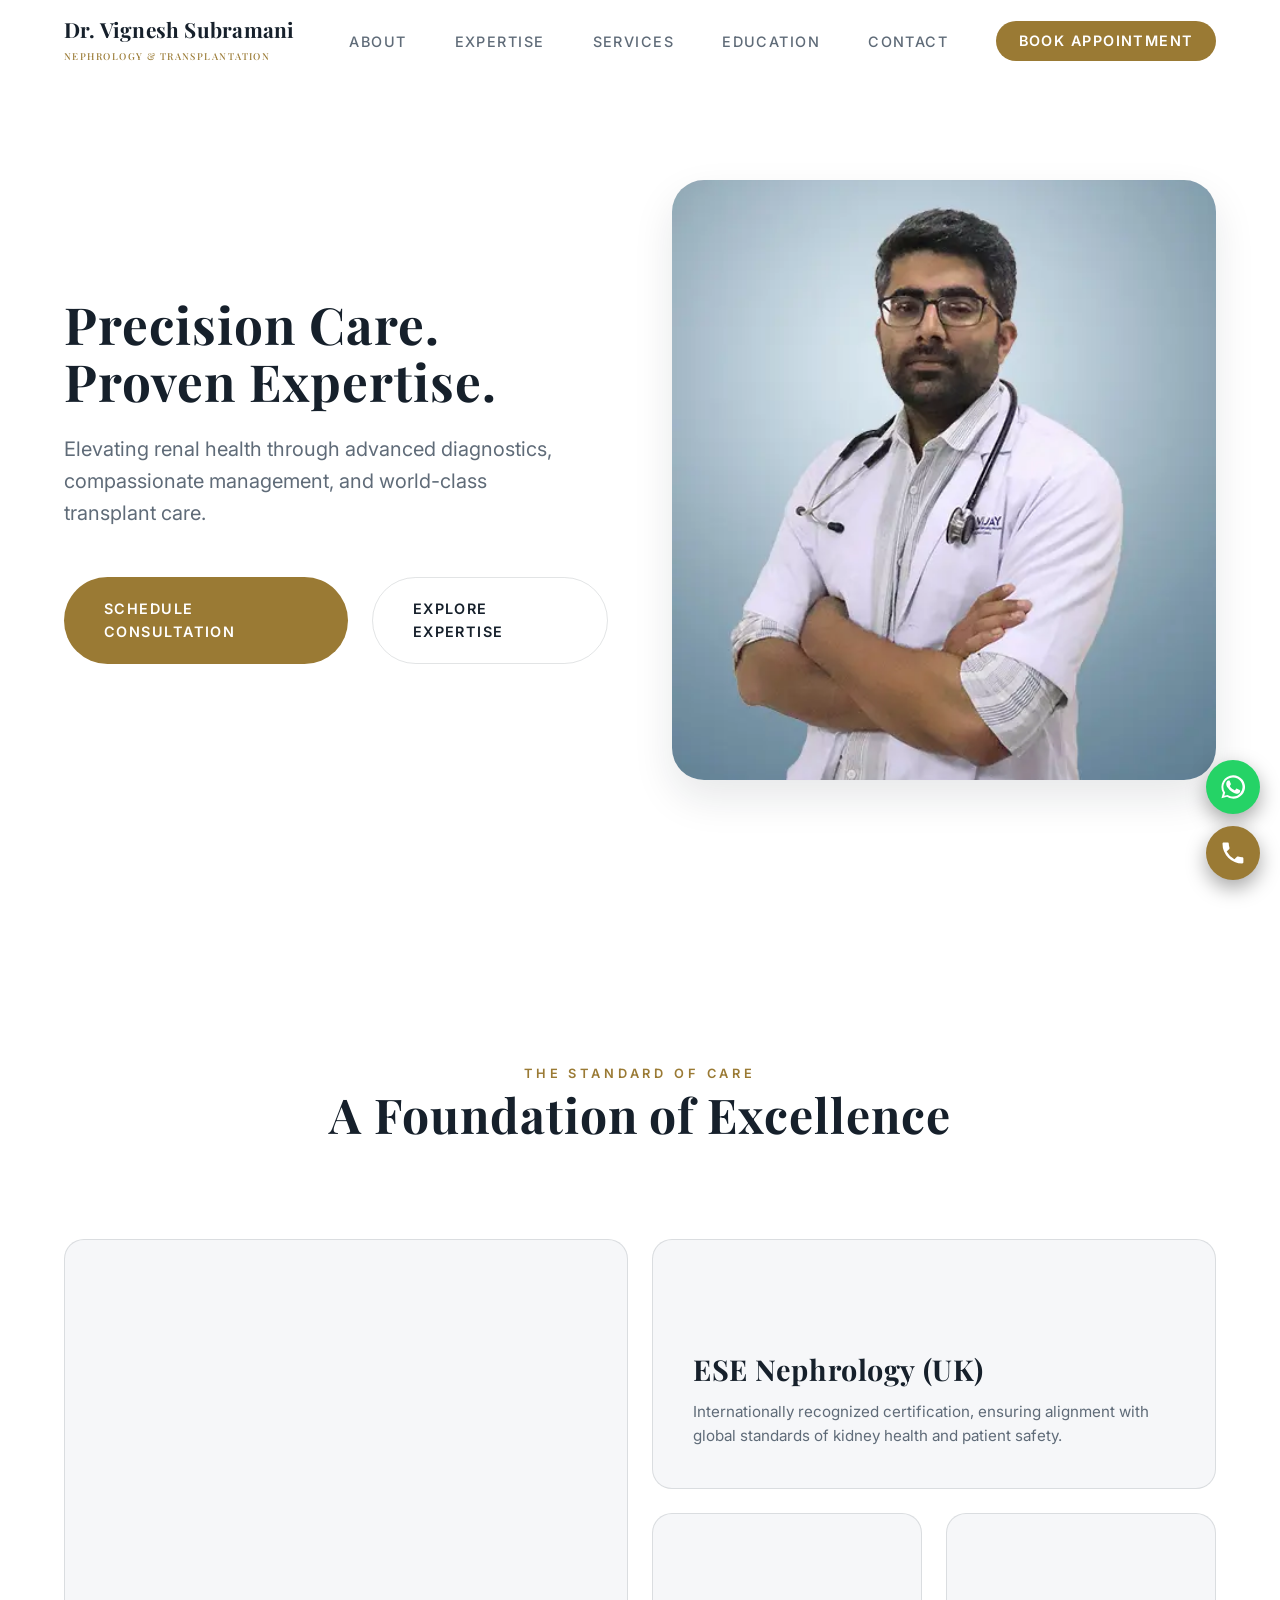
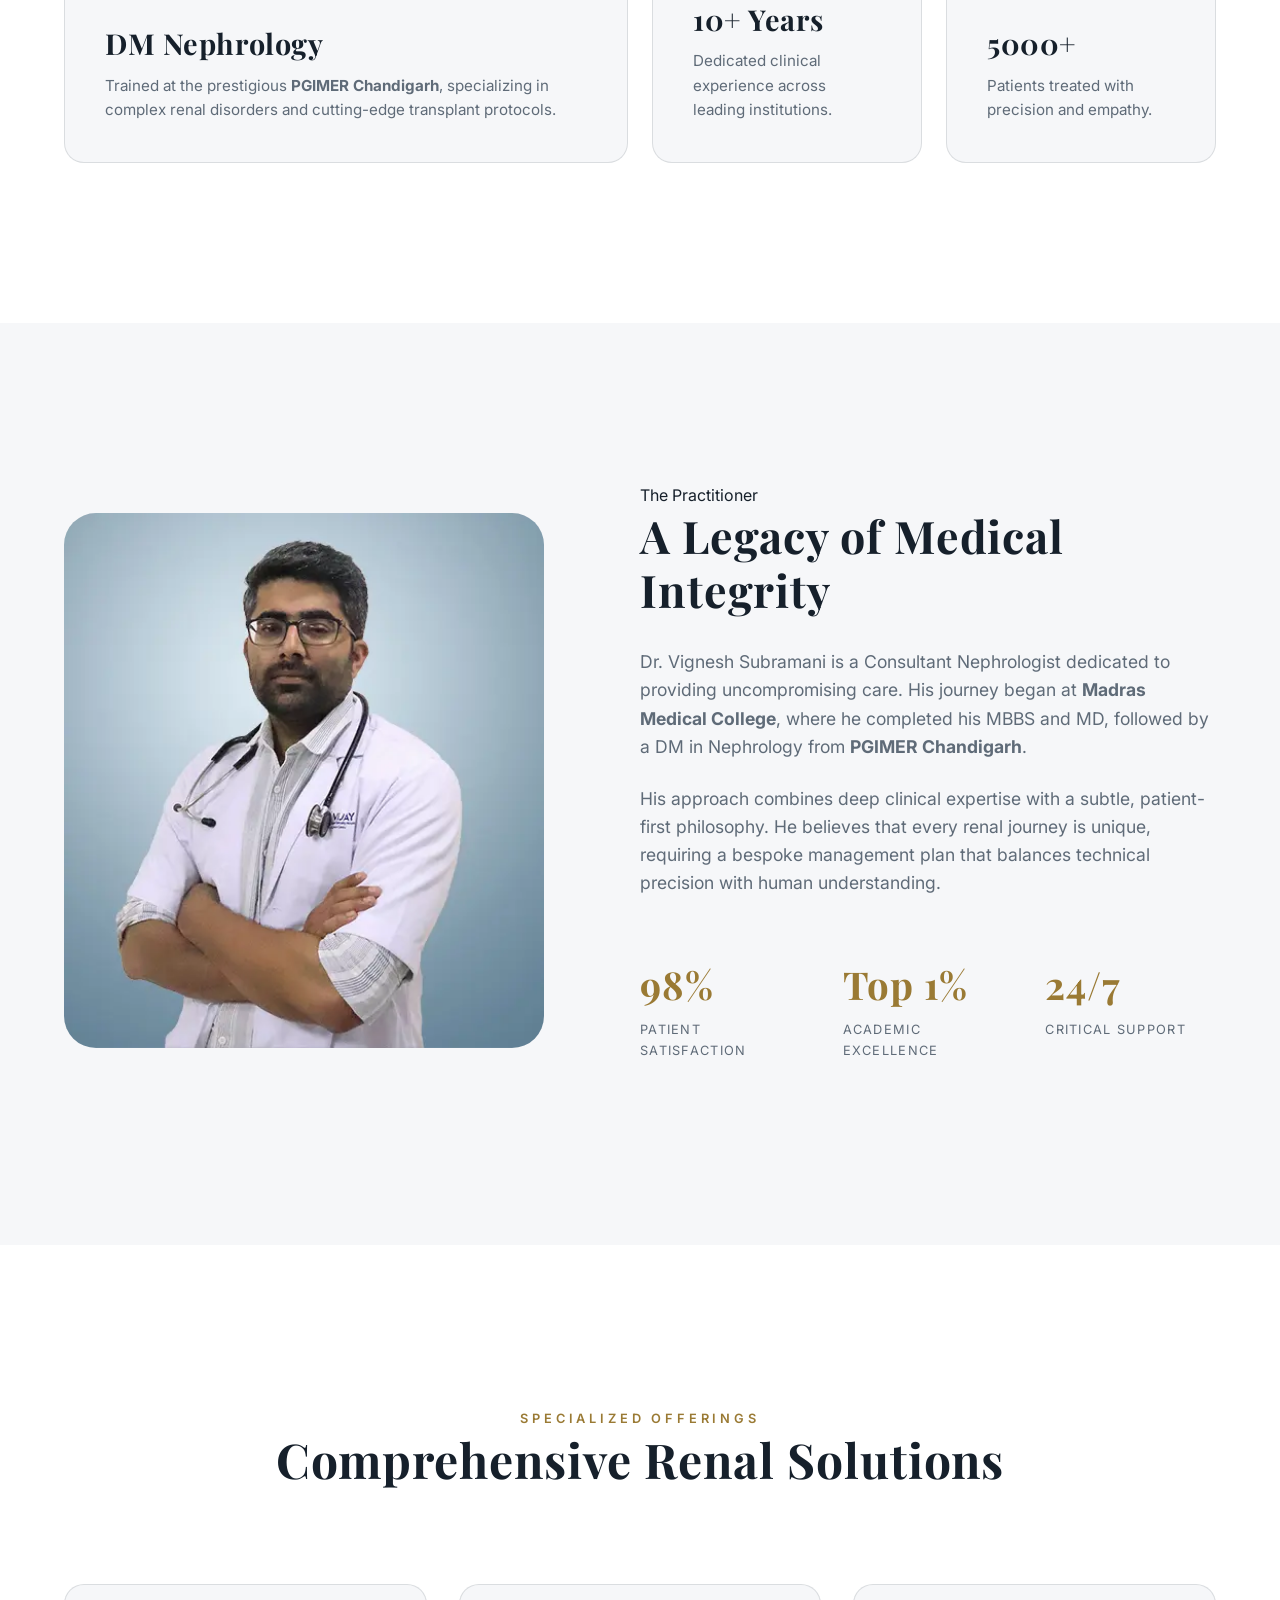
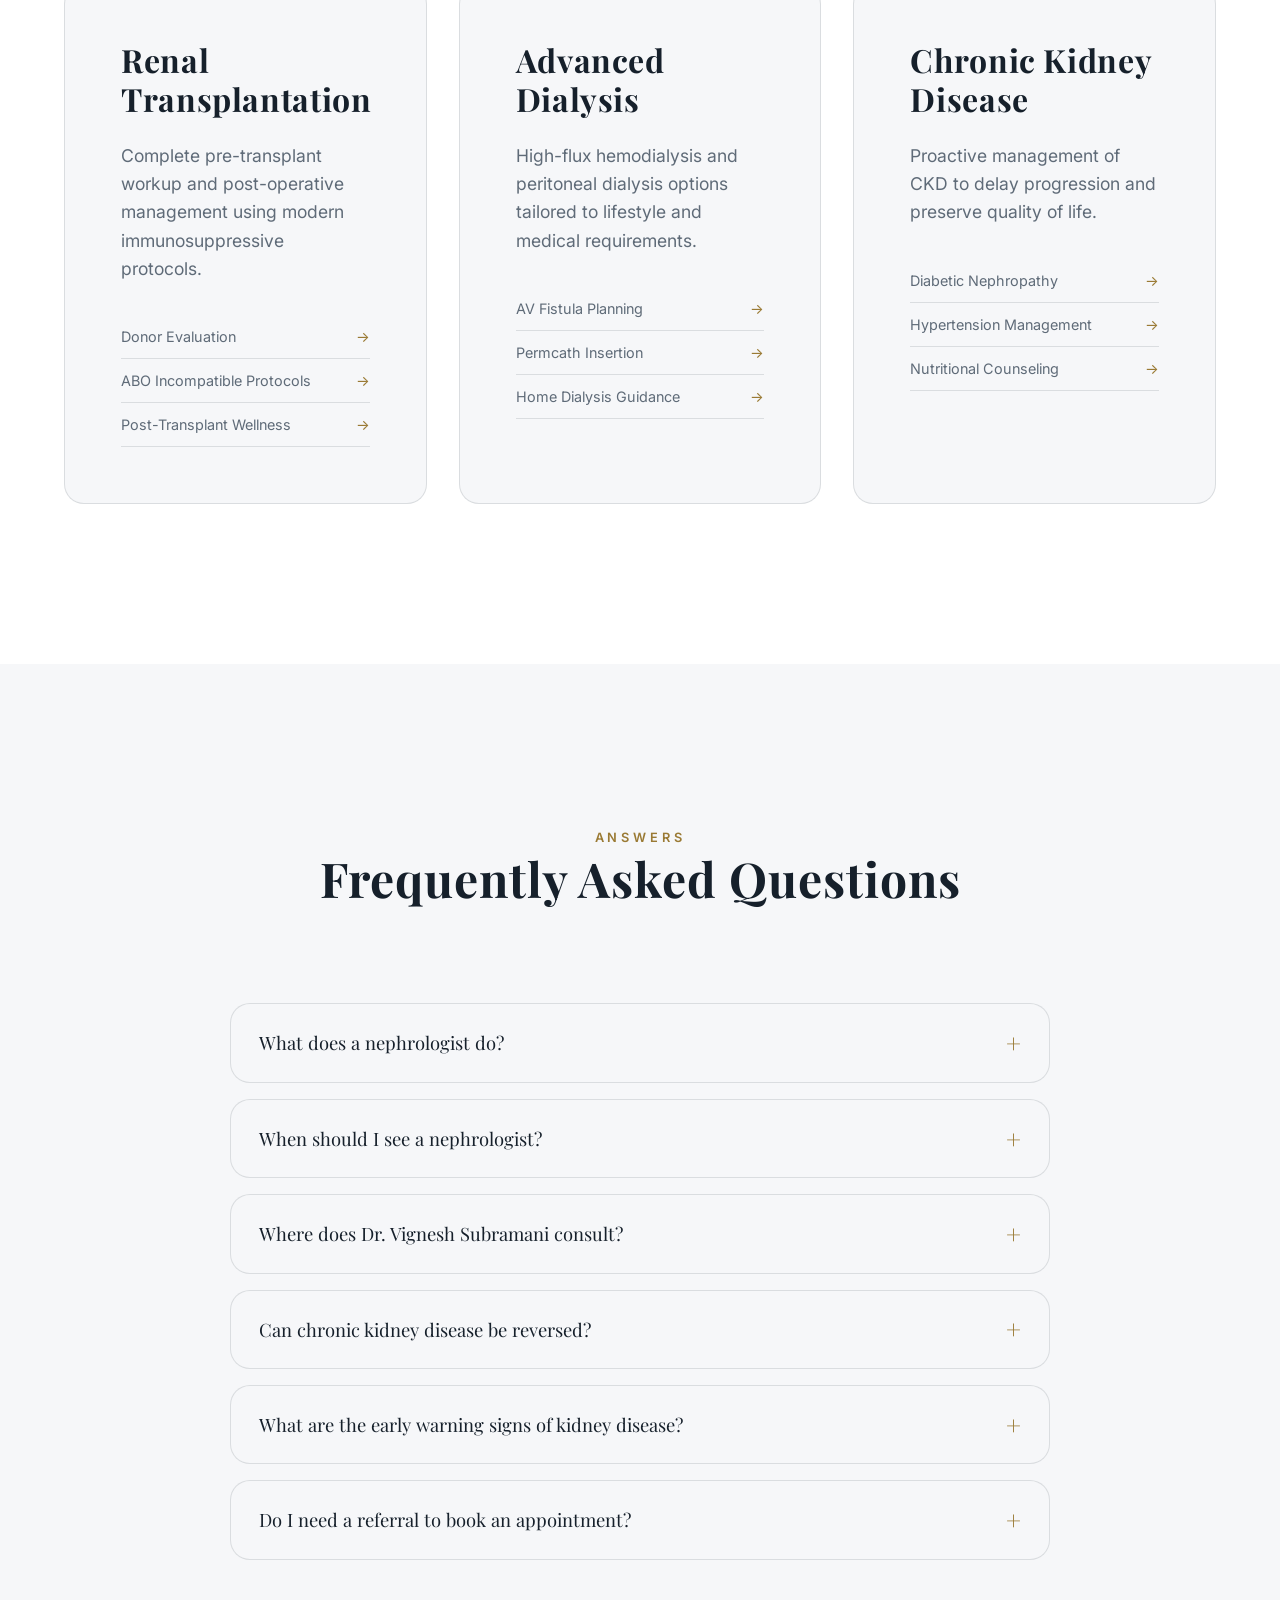
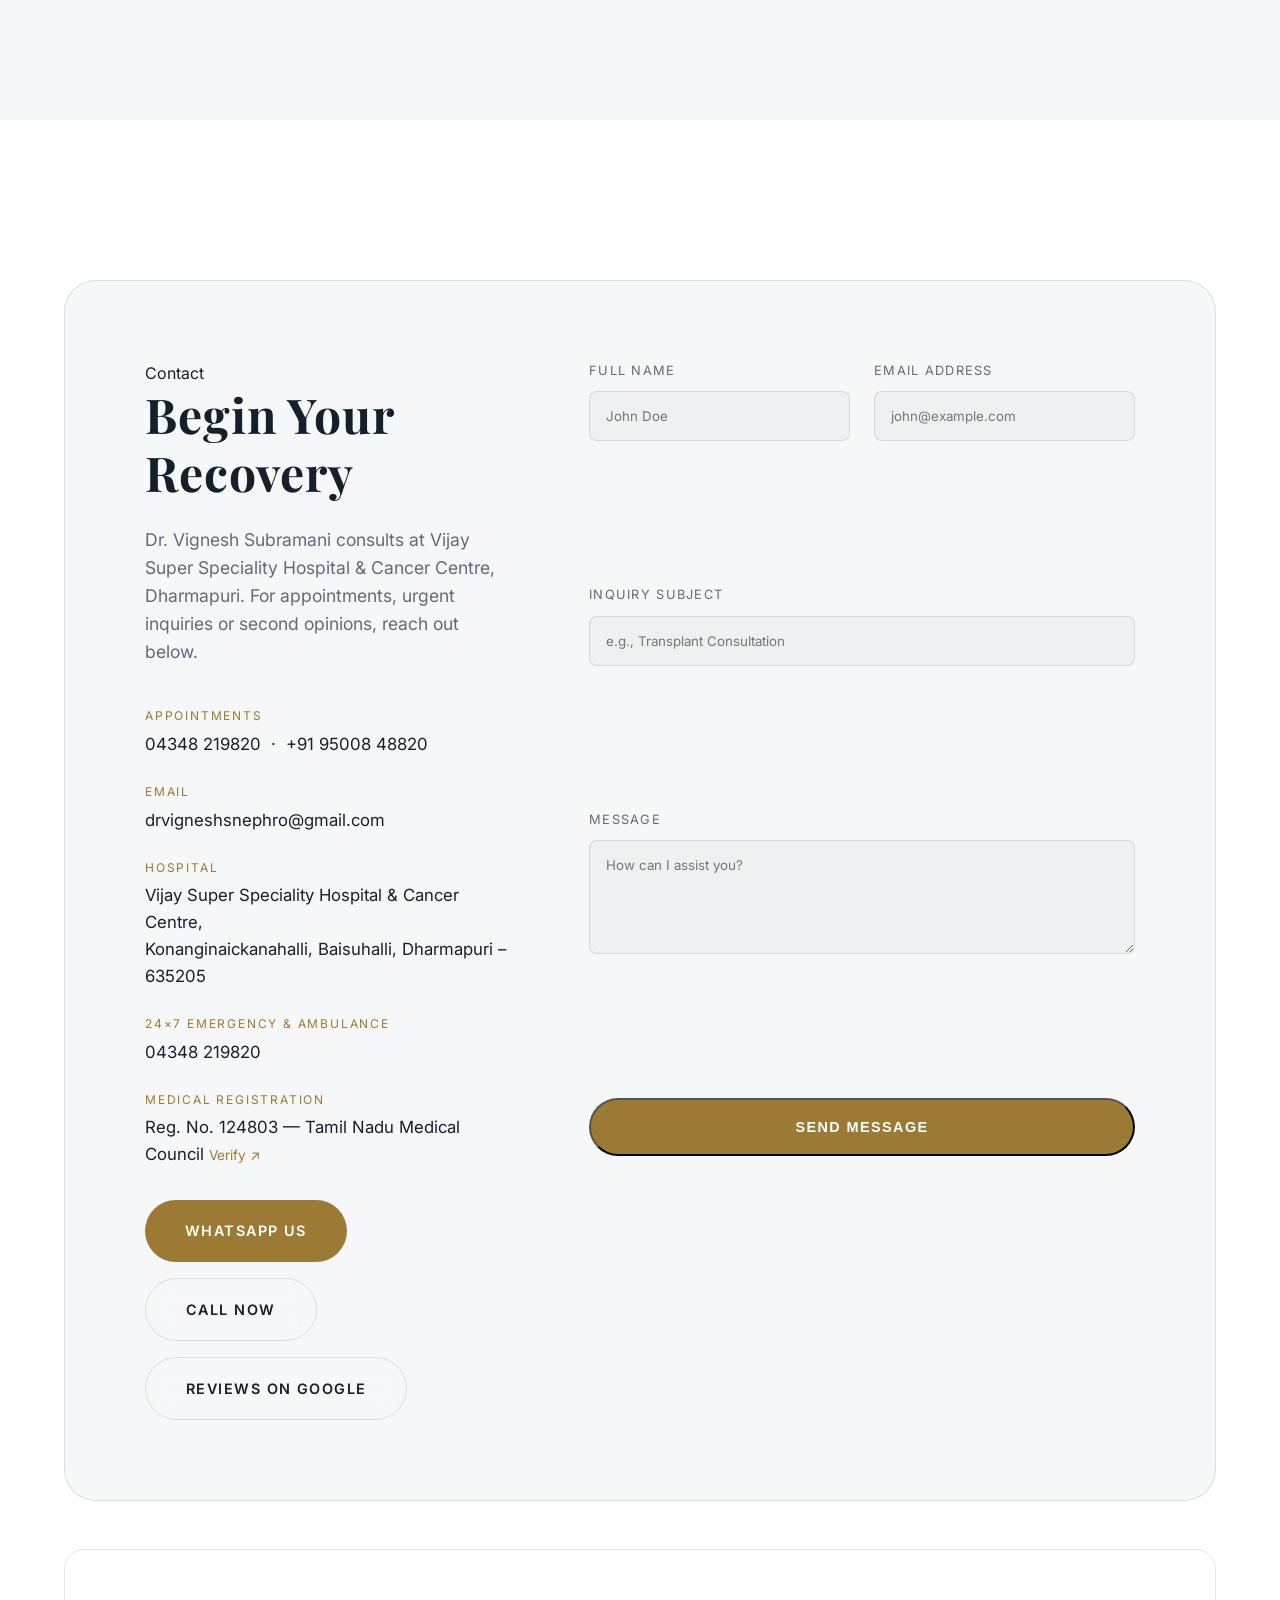
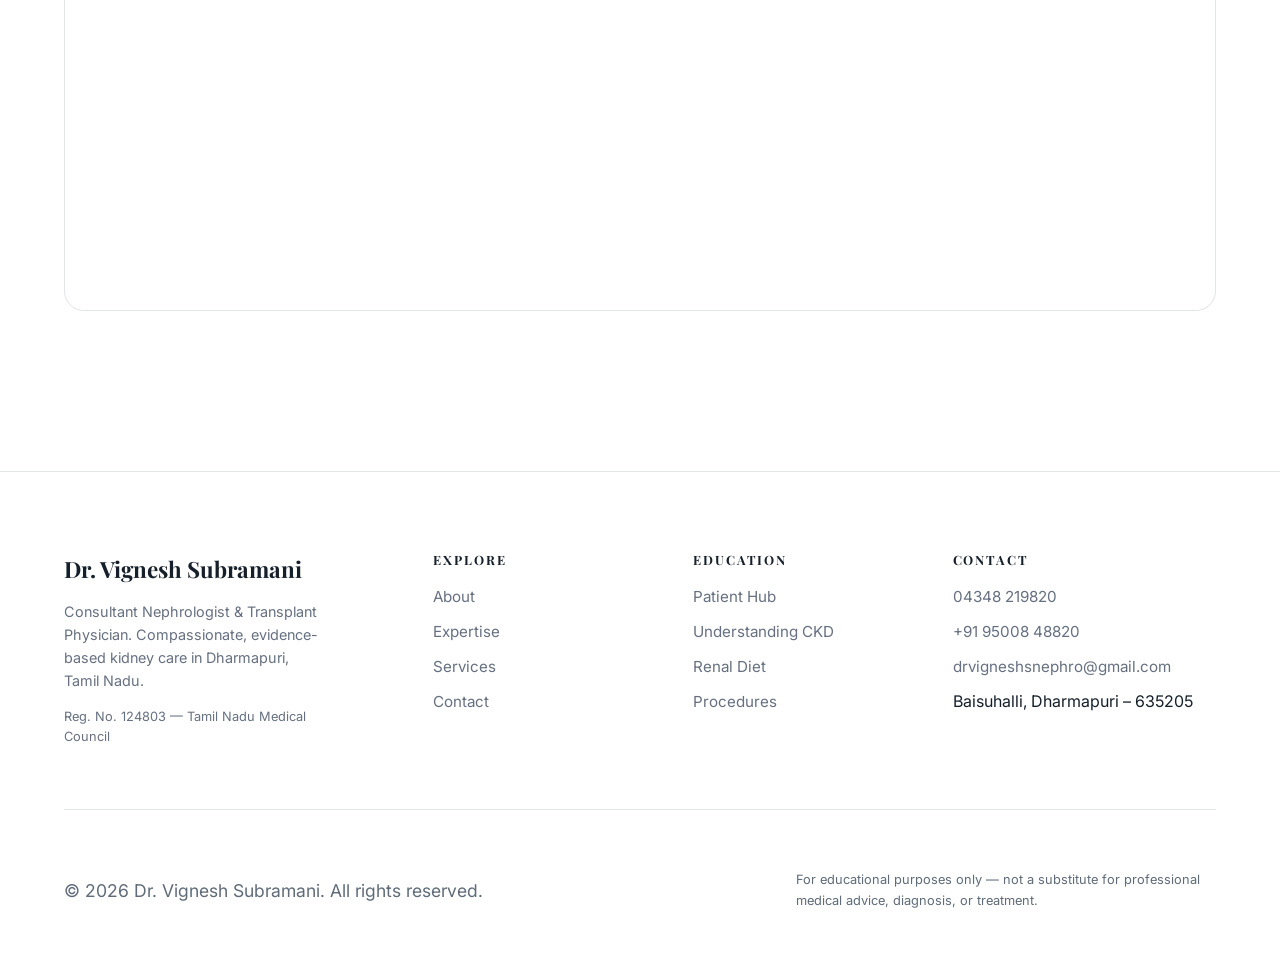
<file: Index.html>
<!DOCTYPE html>
<html lang="en">

<head>
    <meta charset="UTF-8">
    <meta name="viewport" content="width=device-width, initial-scale=1.0">
    <title>Dr. Vignesh Subramani | Excellence in Nephrology</title>
    <meta name="description"
        content="Dr. Vignesh Subramani - Consultant Nephrologist. Specialized in renal transplant care, dialysis, and advanced CKD management.">
    <meta name="keywords"
        content="nephrologist tamil nadu, kidney doctor, renal transplant, dialysis, Dr. Vignesh Subramani">
    <link rel="canonical" href="https://nephrofoundation.com/">
    <link rel="icon" href="nephro-logo.ico" type="image/x-icon">

    <!-- Open Graph -->
    <meta property="og:type" content="website">
    <meta property="og:title" content="Dr. Vignesh Subramani | Excellence in Nephrology">
    <meta property="og:description" content="Consultant Nephrologist specialising in renal transplant care, dialysis, and advanced CKD management.">
    <meta property="og:url" content="https://nephrofoundation.com/">
    <meta property="og:image" content="https://nephrofoundation.com/images/doctor-image.png">

    <!-- Fonts -->
    <link rel="preconnect" href="https://fonts.googleapis.com">
    <link rel="preconnect" href="https://fonts.gstatic.com" crossorigin>
    <link href="https://fonts.googleapis.com/css2?family=Inter:wght@400;500;600&family=Playfair+Display:ital,wght@0,400..900;1,400..900&display=swap" rel="stylesheet">

    <!-- Main Stylesheet -->
    <link rel="stylesheet" href="css/style.css">

    <!-- Schema.org for Professional Authority -->
    <script type="application/ld+json">
    {
      "@context": "https://schema.org",
      "@type": "Physician",
      "name": "Dr. Vignesh Subramani",
      "medicalSpecialty": "Nephrology",
      "url": "https://nephrofoundation.com",
      "telephone": "+91-9500848820",
      "email": "drvigneshsnephro@gmail.com",
      "image": "https://nephrofoundation.com/images/doctor-image.png",
      "identifier": {
        "@type": "PropertyValue",
        "propertyID": "TNMC Registration",
        "value": "124803"
      },
      "worksFor": {
        "@type": "Hospital",
        "name": "Vijay Super Speciality Hospital & Cancer Centre",
        "url": "https://vijaysuperspecialityhospital.in",
        "telephone": "+91-4348-219820"
      },
      "address": {
        "@type": "PostalAddress",
        "streetAddress": "Konanginaickanahalli, Baisuhalli",
        "addressLocality": "Dharmapuri",
        "addressRegion": "Tamil Nadu",
        "postalCode": "635205",
        "addressCountry": "IN"
      },
      "alumniOf": [
        "Madras Medical College",
        "PGIMER Chandigarh"
      ],
      "sameAs": [
        "https://share.google/kaxfBSApxWMwPjbqg"
      ]
    }
    </script>

    <!-- FAQ structured data -->
    <script type="application/ld+json">
    {
      "@context": "https://schema.org",
      "@type": "FAQPage",
      "mainEntity": [
        {
          "@type": "Question",
          "name": "What does a nephrologist do?",
          "acceptedAnswer": { "@type": "Answer", "text": "A nephrologist is a doctor who specialises in kidney health. They diagnose and treat conditions such as chronic kidney disease, high blood pressure, electrolyte disorders, and kidney failure, and manage dialysis and kidney transplantation." }
        },
        {
          "@type": "Question",
          "name": "When should I see a nephrologist?",
          "acceptedAnswer": { "@type": "Answer", "text": "Consider a nephrology review if you have diabetes or high blood pressure, protein or blood in your urine, a low or falling eGFR, recurrent kidney stones, unexplained swelling, or a family history of kidney disease." }
        },
        {
          "@type": "Question",
          "name": "Where does Dr. Vignesh Subramani consult?",
          "acceptedAnswer": { "@type": "Answer", "text": "Dr. Vignesh Subramani consults at Vijay Super Speciality Hospital & Cancer Centre, Konanginaickanahalli, Baisuhalli, Dharmapuri - 635205, Tamil Nadu. Appointments: 04348 219820 or +91 95008 48820." }
        },
        {
          "@type": "Question",
          "name": "Can chronic kidney disease be reversed?",
          "acceptedAnswer": { "@type": "Answer", "text": "Most chronic kidney disease cannot be cured, but early diagnosis and treatment can slow or halt its progression and prevent complications. Controlling blood pressure, blood sugar and diet is key." }
        },
        {
          "@type": "Question",
          "name": "What are the early warning signs of kidney disease?",
          "acceptedAnswer": { "@type": "Answer", "text": "Early kidney disease often has no symptoms. As it advances you may notice swelling in the feet or ankles, foamy urine, frequent night-time urination, fatigue, or poor appetite. Simple blood and urine tests can detect it early." }
        },
        {
          "@type": "Question",
          "name": "Do I need a referral to book an appointment?",
          "acceptedAnswer": { "@type": "Answer", "text": "A referral is not required. You can request an appointment directly by phone, WhatsApp, or the contact form on this website." }
        }
      ]
    }
    </script>
</head>

<body>

    <header id="header">
        <nav class="container" aria-label="Main navigation">
            <a href="Index.html" class="logo">
                Dr. Vignesh Subramani
                <span>Nephrology & Transplantation</span>
            </a>
            <button class="mobile-toggle" aria-label="Toggle menu" aria-expanded="false">
                <svg viewBox="0 0 24 24" width="28" height="28" stroke="currentColor" stroke-width="2" fill="none"><path d="M3 12h18M3 6h18M3 18h18"/></svg>
            </button>
            <ul class="nav-links">
                <li><a href="#about">About</a></li>
                <li><a href="#expertise">Expertise</a></li>
                <li><a href="#services">Services</a></li>
                <li><a href="education.html">Education</a></li>
                <li><a href="#contact">Contact</a></li>
                <li><a href="#contact" class="btn-nav">Book Appointment</a></li>
            </ul>
        </nav>
    </header>

    <main>
        <!-- Hero Section -->
        <section class="hero">
            <div class="hero-bg"></div>
            <div class="container hero-grid">
                <div class="hero-content reveal">
                    <h1>Precision Care. <br>Proven Expertise.</h1>
                    <p>Elevating renal health through advanced diagnostics, compassionate management, and world-class transplant care.</p>
                    <div class="cta-group">
                        <a href="#contact" class="btn btn-primary">Schedule Consultation</a>
                        <a href="#expertise" class="btn btn-outline">Explore Expertise</a>
                    </div>
                </div>
                <div class="hero-image reveal" style="transition-delay: 0.2s;">
                    <img src="images/doctor-image.webp" alt="Dr. Vignesh Subramani, Consultant Nephrologist">
                </div>
            </div>
        </section>

        <!-- Bento Grid: Highlights -->
        <section id="expertise" class="section">
            <div class="container">
                <div class="section-title reveal">
                    <span>The Standard of Care</span>
                    <h2>A Foundation of Excellence</h2>
                </div>
                <div class="bento-grid">
                    <div class="bento-item bento-1 reveal">
                        <h3>DM Nephrology</h3>
                        <p>Trained at the prestigious <strong>PGIMER Chandigarh</strong>, specializing in complex renal disorders and cutting-edge transplant protocols.</p>
                    </div>
                    <div class="bento-item bento-2 reveal">
                        <h3>ESE Nephrology (UK)</h3>
                        <p>Internationally recognized certification, ensuring alignment with global standards of kidney health and patient safety.</p>
                    </div>
                    <div class="bento-item bento-3 reveal">
                        <h3>10+ Years</h3>
                        <p>Dedicated clinical experience across leading institutions.</p>
                    </div>
                    <div class="bento-item bento-4 reveal">
                        <h3>5000+</h3>
                        <p>Patients treated with precision and empathy.</p>
                    </div>
                </div>
            </div>
        </section>

        <!-- About Section -->
        <section id="about" class="section" style="background: var(--bg-surface);">
            <div class="container about-split">
                <div class="reveal">
                    <img src="images/doctor-image.webp" alt="Dr. Vignesh Subramani" style="width: 100%; border-radius: var(--radius-lg);">   
                </div>
                <div class="about-content reveal">
                    <span>The Practitioner</span>
                    <h2>A Legacy of Medical Integrity</h2>
                    <p>Dr. Vignesh Subramani is a Consultant Nephrologist dedicated to providing uncompromising care. His journey began at <strong>Madras Medical College</strong>, where he completed his MBBS and MD, followed by a DM in Nephrology from <strong>PGIMER Chandigarh</strong>.</p>
                    <p>His approach combines deep clinical expertise with a subtle, patient-first philosophy. He believes that every renal journey is unique, requiring a bespoke management plan that balances technical precision with human understanding.</p>
                    
                    <div class="stat-grid">
                        <div class="stat-card">
                            <h4>98%</h4>
                            <p>Patient Satisfaction</p>
                        </div>
                        <div class="stat-card">
                            <h4>Top 1%</h4>
                            <p>Academic Excellence</p>
                        </div>
                        <div class="stat-card">
                            <h4>24/7</h4>
                            <p>Critical Support</p>
                        </div>
                    </div>
                </div>
            </div>
        </section>

        <!-- Services Section -->
        <section id="services" class="section">
            <div class="container">
                <div class="section-title reveal">
                    <span>Specialized Offerings</span>
                    <h2>Comprehensive Renal Solutions</h2>
                </div>
                <div class="services-grid">
                    <div class="service-card reveal">
                        <h3>Renal Transplantation</h3>
                        <p>Complete pre-transplant workup and post-operative management using modern immunosuppressive protocols.</p>
                        <ul>
                            <li>Donor Evaluation</li>
                            <li>ABO Incompatible Protocols</li>
                            <li>Post-Transplant Wellness</li>
                        </ul>
                    </div>
                    <div class="service-card reveal" style="transition-delay: 0.1s;">
                        <h3>Advanced Dialysis</h3>
                        <p>High-flux hemodialysis and peritoneal dialysis options tailored to lifestyle and medical requirements.</p>
                        <ul>
                            <li>AV Fistula Planning</li>
                            <li>Permcath Insertion</li>
                            <li>Home Dialysis Guidance</li>
                        </ul>
                    </div>
                    <div class="service-card reveal" style="transition-delay: 0.2s;">
                        <h3>Chronic Kidney Disease</h3>
                        <p>Proactive management of CKD to delay progression and preserve quality of life.</p>
                        <ul>
                            <li>Diabetic Nephropathy</li>
                            <li>Hypertension Management</li>
                            <li>Nutritional Counseling</li>
                        </ul>
                    </div>
                </div>
            </div>
        </section>

        <!-- FAQ Section -->
        <section id="faq" class="section" style="background: var(--bg-surface);">
            <div class="container">
                <div class="section-title reveal">
                    <span>Answers</span>
                    <h2>Frequently Asked Questions</h2>
                </div>
                <div class="faq-list reveal">
                    <details class="faq-item">
                        <summary>What does a nephrologist do?</summary>
                        <div class="faq-answer">A nephrologist is a doctor who specialises in kidney health. We diagnose and treat conditions such as chronic kidney disease, high blood pressure, electrolyte disorders and kidney failure, and manage dialysis and kidney transplantation.</div>
                    </details>
                    <details class="faq-item">
                        <summary>When should I see a nephrologist?</summary>
                        <div class="faq-answer">Consider a review if you have diabetes or high blood pressure, protein or blood in your urine, a low or falling eGFR, recurrent kidney stones, unexplained swelling, or a family history of kidney disease.</div>
                    </details>
                    <details class="faq-item">
                        <summary>Where does Dr. Vignesh Subramani consult?</summary>
                        <div class="faq-answer">At Vijay Super Speciality Hospital &amp; Cancer Centre, Konanginaickanahalli, Baisuhalli, Dharmapuri &ndash; 635205. Appointments: <a href="tel:+914348219820">04348 219820</a> or <a href="tel:+919500848820">+91 95008 48820</a>.</div>
                    </details>
                    <details class="faq-item">
                        <summary>Can chronic kidney disease be reversed?</summary>
                        <div class="faq-answer">Most CKD cannot be cured, but early diagnosis and treatment can slow or halt its progression and prevent complications. Controlling blood pressure, blood sugar and diet is key. See our <a href="articles/ckd-guide.html">CKD guide</a>.</div>
                    </details>
                    <details class="faq-item">
                        <summary>What are the early warning signs of kidney disease?</summary>
                        <div class="faq-answer">Early kidney disease often has no symptoms. As it advances you may notice swelling in the feet or ankles, foamy urine, frequent night-time urination, fatigue, or poor appetite. Simple blood and urine tests can detect it early &mdash; see <a href="articles/kidney-tests.html">understanding your kidney tests</a>.</div>
                    </details>
                    <details class="faq-item">
                        <summary>Do I need a referral to book an appointment?</summary>
                        <div class="faq-answer">No referral is required. You can request an appointment directly by phone, WhatsApp, or the contact form below.</div>
                    </details>
                </div>
            </div>
        </section>

        <!-- Contact Section -->
        <section id="contact" class="section">
            <div class="container">
                <div class="contact-wrapper reveal">
                    <div class="contact-info">
                        <span>Contact</span>
                        <h2>Begin Your Recovery</h2>
                        <p>Dr. Vignesh Subramani consults at Vijay Super Speciality Hospital &amp; Cancer Centre, Dharmapuri. For appointments, urgent inquiries or second opinions, reach out below.</p>
                        <div class="contact-details">
                            <div>
                                <p class="label">Appointments</p>
                                <p class="value"><a href="tel:+914348219820">04348 219820</a> &nbsp;&middot;&nbsp; <a href="tel:+919500848820">+91 95008 48820</a></p>
                            </div>
                            <div>
                                <p class="label">Email</p>
                                <p class="value"><a href="mailto:drvigneshsnephro@gmail.com">drvigneshsnephro@gmail.com</a></p>
                            </div>
                            <div>
                                <p class="label">Hospital</p>
                                <p class="value">Vijay Super Speciality Hospital &amp; Cancer Centre,<br>Konanginaickanahalli, Baisuhalli, Dharmapuri &ndash; 635205</p>
                            </div>
                            <div>
                                <p class="label">24&times;7 Emergency &amp; Ambulance</p>
                                <p class="value"><a href="tel:+914348219820">04348 219820</a></p>
                            </div>
                            <div>
                                <p class="label">Medical Registration</p>
                                <p class="value">Reg. No. 124803 &mdash; Tamil Nadu Medical Council
                                    <a href="https://www.tamilnadumedicalcouncil.org/verify/124803" target="_blank" rel="noopener noreferrer" style="color:var(--accent);font-size:0.85rem;">Verify &nearr;</a></p>
                            </div>
                        </div>
                        <div class="contact-actions">
                            <a href="https://wa.me/919500848820" target="_blank" rel="noopener noreferrer" class="btn btn-primary">WhatsApp Us</a>
                            <a href="tel:+919500848820" class="btn btn-outline">Call Now</a>
                            <a href="https://share.google/kaxfBSApxWMwPjbqg" target="_blank" rel="noopener noreferrer" class="btn btn-outline">Reviews on Google</a>
                        </div>
                    </div>
                    <form id="contact-form" class="contact-form">
                        <input type="hidden" name="subject" value="New consultation inquiry — Nephrofoundation">
                        <input type="hidden" name="from_name" value="Nephrofoundation Website">
                        <input type="checkbox" name="botcheck" style="display:none" tabindex="-1" autocomplete="off">
                        <div class="form-group">
                            <label for="name">Full Name</label>
                            <input type="text" id="name" name="name" required placeholder="John Doe">
                        </div>
                        <div class="form-group">
                            <label for="email">Email Address</label>
                            <input type="email" id="email" name="email" required placeholder="john@example.com">
                        </div>
                        <div class="form-group full">
                            <label for="inquiry">Inquiry Subject</label>
                            <input type="text" id="inquiry" name="inquiry" required placeholder="e.g., Transplant Consultation">
                        </div>
                        <div class="form-group full">
                            <label for="message">Message</label>
                            <textarea id="message" name="message" rows="5" required placeholder="How can I assist you?"></textarea>
                        </div>
                        <div class="form-group full">
                            <button type="submit" class="btn btn-primary" style="width: 100%; justify-content: center;">Send Message</button>
                        </div>
                        <div class="form-group full">
                            <p id="form-status" role="status" aria-live="polite" style="font-size:0.9rem;margin:0;"></p>
                        </div>
                    </form>
                </div>
                <div class="map-embed reveal">
                    <iframe title="Vijay Super Speciality Hospital & Cancer Centre location"
                        src="https://www.google.com/maps?q=Vijay%20Super%20Speciality%20Hospital%20%26%20Cancer%20Centre%2C%20Baisuhalli%2C%20Dharmapuri%20635205&output=embed"
                        loading="lazy" referrerpolicy="no-referrer-when-downgrade" allowfullscreen></iframe>
                </div>
            </div>
        </section>
    </main>

    <footer>
        <div class="container">
            <div class="footer-grid">
                <div class="footer-brand">
                    <span class="brand-name">Dr. Vignesh Subramani</span>
                    <p>Consultant Nephrologist & Transplant Physician. Compassionate, evidence-based kidney care in Dharmapuri, Tamil Nadu.</p>
                    <p style="font-size:0.8rem;">Reg. No. 124803 &mdash; Tamil Nadu Medical Council</p>
                </div>
                <div class="footer-col">
                    <h4>Explore</h4>
                    <ul>
                        <li><a href="#about">About</a></li>
                        <li><a href="#expertise">Expertise</a></li>
                        <li><a href="#services">Services</a></li>
                        <li><a href="#contact">Contact</a></li>
                    </ul>
                </div>
                <div class="footer-col">
                    <h4>Education</h4>
                    <ul>
                        <li><a href="education.html">Patient Hub</a></li>
                        <li><a href="articles/ckd-guide.html">Understanding CKD</a></li>
                        <li><a href="articles/diet-nutrition.html">Renal Diet</a></li>
                        <li><a href="articles/procedures.html">Procedures</a></li>
                    </ul>
                </div>
                <div class="footer-col">
                    <h4>Contact</h4>
                    <ul>
                        <li><a href="tel:+914348219820">04348 219820</a></li>
                        <li><a href="tel:+919500848820">+91 95008 48820</a></li>
                        <li><a href="mailto:drvigneshsnephro@gmail.com">drvigneshsnephro@gmail.com</a></li>
                        <li>Baisuhalli, Dharmapuri &ndash; 635205</li>
                    </ul>
                </div>
            </div>
            <div class="footer-bottom">
                <p>&copy; <span data-year>2026</span> Dr. Vignesh Subramani. All rights reserved.</p>
                <p style="color: var(--secondary); font-size: 0.8rem; max-width: 420px;">For educational purposes only — not a substitute for professional medical advice, diagnosis, or treatment.</p>
            </div>
        </div>
    </footer>

    <!-- Scripts -->
    <script src="js/main.js"></script>
</body>

</html>
</file>
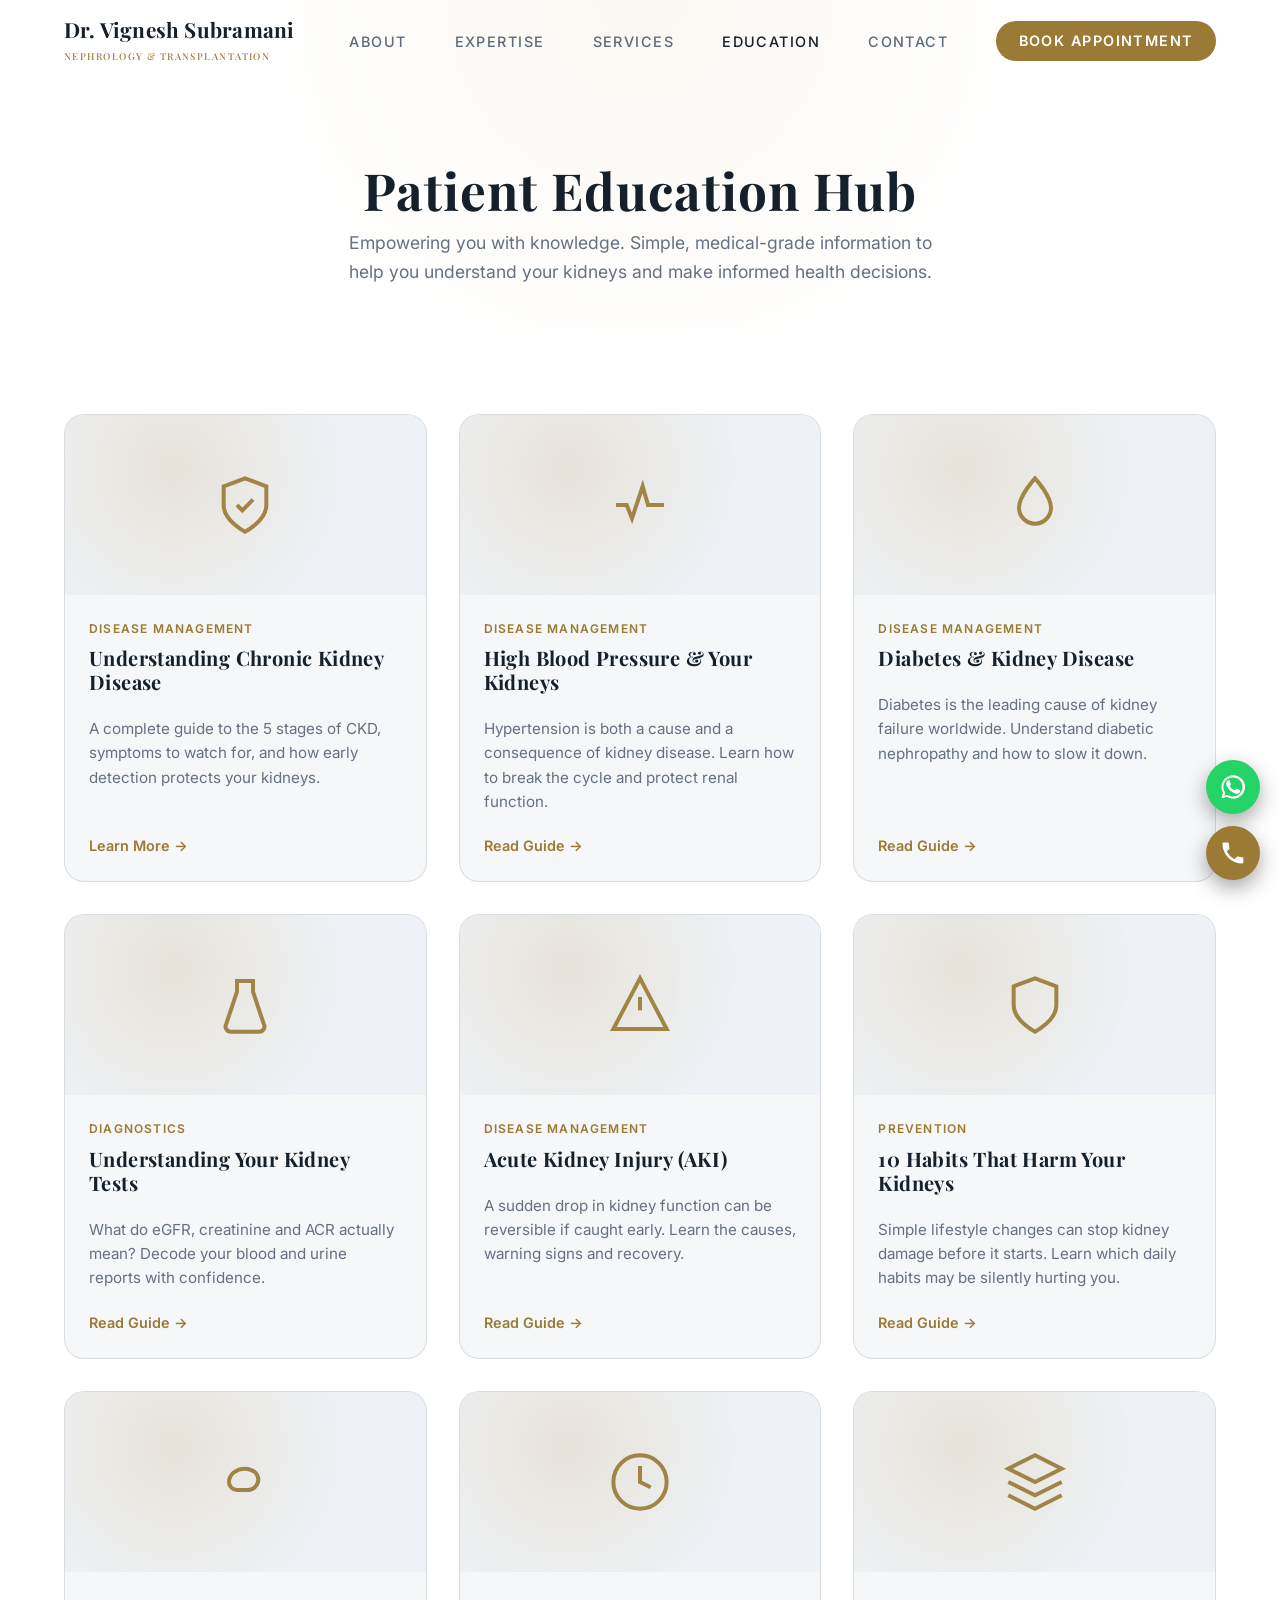
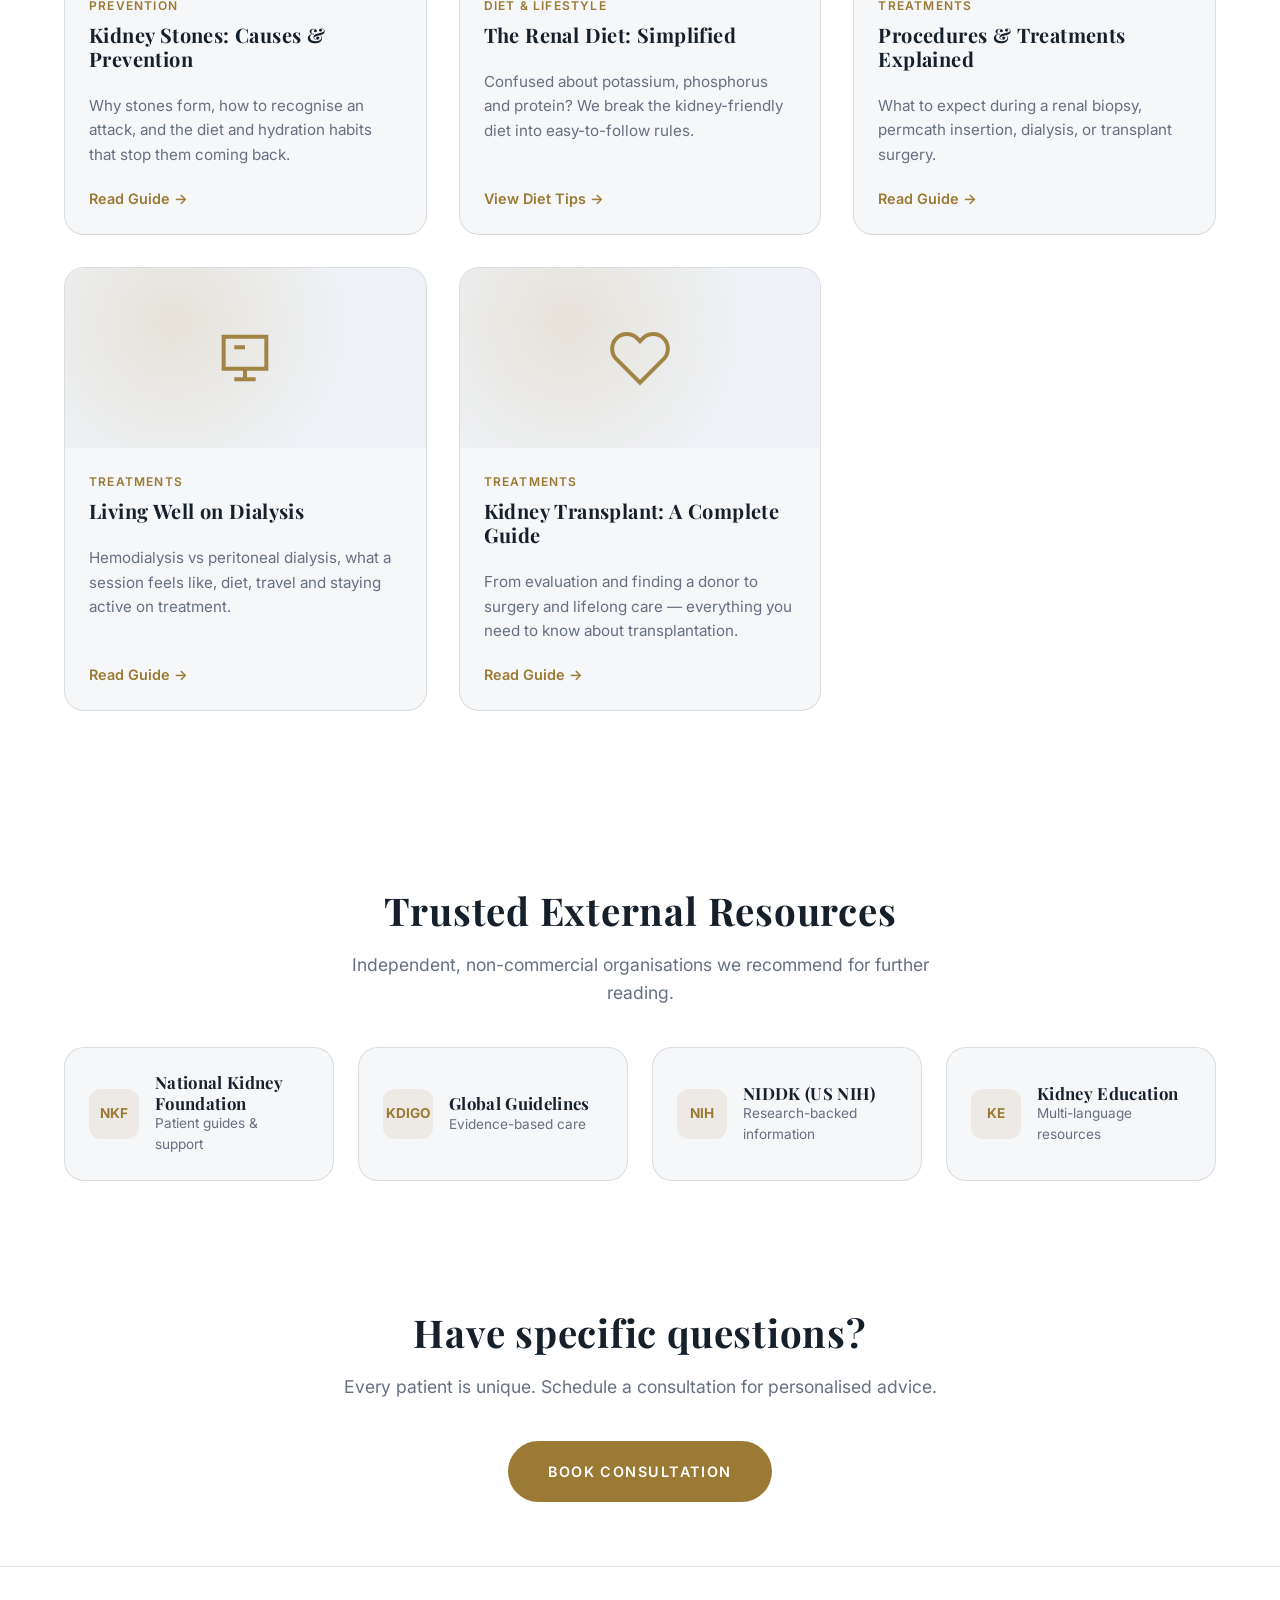
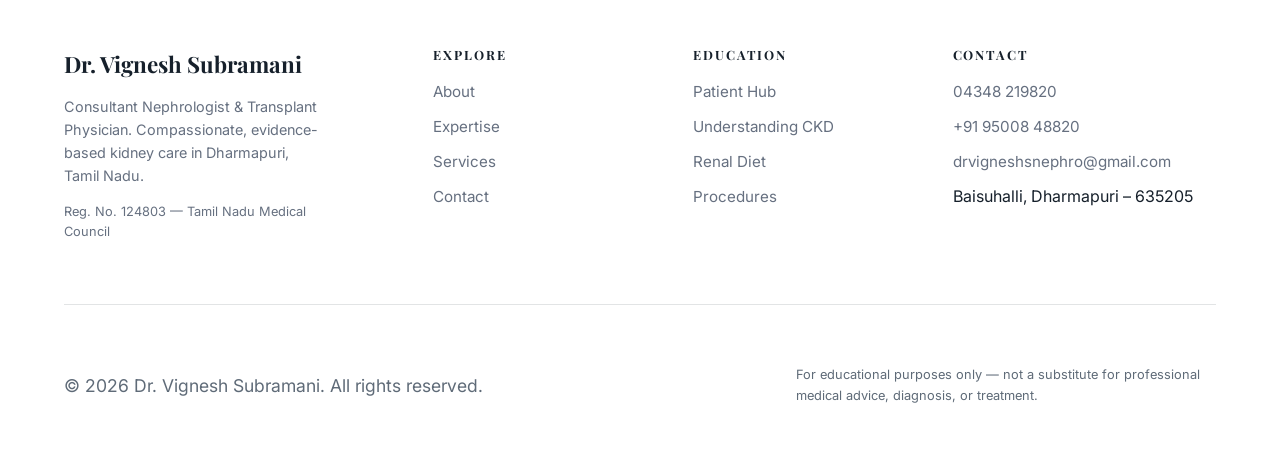
<file: education.html>
<!DOCTYPE html>
<html lang="en">

<head>
    <meta charset="UTF-8">
    <meta name="viewport" content="width=device-width, initial-scale=1.0">
    <title>Kidney Health Education Hub | Dr. Vignesh Subramani</title>
    <meta name="description"
        content="Expert patient education on kidney disease, prevention, diet, dialysis and transplant. Evidence-based guides from Consultant Nephrologist Dr. Vignesh Subramani.">
    <link rel="canonical" href="https://nephrofoundation.com/education.html">
    <link rel="icon" href="nephro-logo.ico" type="image/x-icon">
    <!-- Premium Fonts -->
    <link rel="preconnect" href="https://fonts.googleapis.com">
    <link rel="preconnect" href="https://fonts.gstatic.com" crossorigin>
    <link
        href="https://fonts.googleapis.com/css2?family=Inter:wght@400;500;600;700&family=Playfair+Display:wght@500;600;700&display=swap"
        rel="stylesheet">
    <!-- Main Stylesheet -->
    <link rel="stylesheet" href="css/style.css">
</head>

<body>


    <header id="header">
        <nav class="container" aria-label="Main navigation">
            <a href="Index.html" class="logo">
                Dr. Vignesh Subramani
                <span>Nephrology & Transplantation</span>
            </a>
            <button class="mobile-toggle" aria-label="Toggle menu" aria-expanded="false">
                <svg viewBox="0 0 24 24" width="28" height="28" stroke="currentColor" stroke-width="2" fill="none"><path d="M3 12h18M3 6h18M3 18h18"/></svg>
            </button>
            <ul class="nav-links">
                <li><a href="Index.html#about">About</a></li>
                <li><a href="Index.html#expertise">Expertise</a></li>
                <li><a href="Index.html#services">Services</a></li>
                <li><a href="education.html" class="active">Education</a></li>
                <li><a href="Index.html#contact">Contact</a></li>
                <li><a href="Index.html#contact" class="btn-nav">Book Appointment</a></li>
            </ul>
        </nav>
    </header>

    <main id="main-content">
        <section class="edu-hero">
            <div class="container">
                <h1 style="margin-bottom:0.5rem">Patient Education Hub</h1>
                <p style="max-width:600px;margin:0 auto;color:var(--text-muted)">Empowering you with knowledge. Simple,
                    medical-grade information to help you understand your kidneys and make informed health decisions.
                </p>
            </div>
        </section>

        <div class="container">
            <section class="hub-section" style="padding-top:2rem;">
                <div class="edu-grid">
                    <!-- Understanding CKD -->
                    <article class="feature-card">
                        <div class="card-thumb">
                            <svg viewBox="0 0 24 24" fill="none" stroke="currentColor" stroke-width="1.5"><path d="M12 22s8-4 8-10V5l-8-3-8 3v7c0 6 8 10 8 10z"/><path d="M9 12l2 2 4-4"/></svg>
                        </div>
                        <div class="article-content">
                            <span class="article-tag">Disease Management</span>
                            <h2 class="article-title">Understanding Chronic Kidney Disease</h2>
                            <p class="article-excerpt">A complete guide to the 5 stages of CKD, symptoms to watch for, and how early detection protects your kidneys.</p>
                            <a href="articles/ckd-guide.html" class="btn-text">Learn More &rarr;</a>
                        </div>
                    </article>

                    <!-- Hypertension -->
                    <article class="feature-card">
                        <div class="card-thumb">
                            <svg viewBox="0 0 24 24" fill="none" stroke="currentColor" stroke-width="1.5"><path d="M3 12h4l2 5 4-12 2 7h6"/></svg>
                        </div>
                        <div class="article-content">
                            <span class="article-tag">Disease Management</span>
                            <h2 class="article-title">High Blood Pressure & Your Kidneys</h2>
                            <p class="article-excerpt">Hypertension is both a cause and a consequence of kidney disease. Learn how to break the cycle and protect renal function.</p>
                            <a href="articles/hypertension.html" class="btn-text">Read Guide &rarr;</a>
                        </div>
                    </article>

                    <!-- Diabetes -->
                    <article class="feature-card">
                        <div class="card-thumb">
                            <svg viewBox="0 0 24 24" fill="none" stroke="currentColor" stroke-width="1.5"><path d="M12 2s6 6.5 6 11a6 6 0 0 1-12 0c0-4.5 6-11 6-11z"/></svg>
                        </div>
                        <div class="article-content">
                            <span class="article-tag">Disease Management</span>
                            <h2 class="article-title">Diabetes & Kidney Disease</h2>
                            <p class="article-excerpt">Diabetes is the leading cause of kidney failure worldwide. Understand diabetic nephropathy and how to slow it down.</p>
                            <a href="articles/diabetes.html" class="btn-text">Read Guide &rarr;</a>
                        </div>
                    </article>

                    <!-- Kidney tests -->
                    <article class="feature-card">
                        <div class="card-thumb">
                            <svg viewBox="0 0 24 24" fill="none" stroke="currentColor" stroke-width="1.5"><path d="M9 3h6v4l4 12a2 2 0 0 1-2 3H7a2 2 0 0 1-2-3L9 7z"/><path d="M9 3h6"/></svg>
                        </div>
                        <div class="article-content">
                            <span class="article-tag">Diagnostics</span>
                            <h2 class="article-title">Understanding Your Kidney Tests</h2>
                            <p class="article-excerpt">What do eGFR, creatinine and ACR actually mean? Decode your blood and urine reports with confidence.</p>
                            <a href="articles/kidney-tests.html" class="btn-text">Read Guide &rarr;</a>
                        </div>
                    </article>

                    <!-- AKI -->
                    <article class="feature-card">
                        <div class="card-thumb">
                            <svg viewBox="0 0 24 24" fill="none" stroke="currentColor" stroke-width="1.5"><path d="M12 2L2 21h20L12 2z"/><path d="M12 9v5"/><path d="M12 17h.01"/></svg>
                        </div>
                        <div class="article-content">
                            <span class="article-tag">Disease Management</span>
                            <h2 class="article-title">Acute Kidney Injury (AKI)</h2>
                            <p class="article-excerpt">A sudden drop in kidney function can be reversible if caught early. Learn the causes, warning signs and recovery.</p>
                            <a href="articles/acute-kidney-injury.html" class="btn-text">Read Guide &rarr;</a>
                        </div>
                    </article>

                    <!-- Prevention -->
                    <article class="feature-card">
                        <div class="card-thumb">
                            <svg viewBox="0 0 24 24" fill="none" stroke="currentColor" stroke-width="1.5"><path d="M12 22s8-4 8-10V5l-8-3-8 3v7c0 6 8 10 8 10z"/></svg>
                        </div>
                        <div class="article-content">
                            <span class="article-tag">Prevention</span>
                            <h2 class="article-title">10 Habits That Harm Your Kidneys</h2>
                            <p class="article-excerpt">Simple lifestyle changes can stop kidney damage before it starts. Learn which daily habits may be silently hurting you.</p>
                            <a href="articles/prevention.html" class="btn-text">Read Guide &rarr;</a>
                        </div>
                    </article>

                    <!-- Kidney stones -->
                    <article class="feature-card">
                        <div class="card-thumb">
                            <svg viewBox="0 0 24 24" fill="none" stroke="currentColor" stroke-width="1.5"><path d="M6 12a6 5 0 0 1 6-5 5 4 0 0 1 5 4 4 4 0 0 1-4 4H9a3 3 0 0 1-3-3z"/></svg>
                        </div>
                        <div class="article-content">
                            <span class="article-tag">Prevention</span>
                            <h2 class="article-title">Kidney Stones: Causes & Prevention</h2>
                            <p class="article-excerpt">Why stones form, how to recognise an attack, and the diet and hydration habits that stop them coming back.</p>
                            <a href="articles/kidney-stones.html" class="btn-text">Read Guide &rarr;</a>
                        </div>
                    </article>

                    <!-- Renal diet -->
                    <article class="feature-card">
                        <div class="card-thumb">
                            <svg viewBox="0 0 24 24" fill="none" stroke="currentColor" stroke-width="1.5"><path d="M12 2a10 10 0 1 0 10 10A10 10 0 0 0 12 2z"/><path d="M12 6v6l4 2"/></svg>
                        </div>
                        <div class="article-content">
                            <span class="article-tag">Diet & Lifestyle</span>
                            <h2 class="article-title">The Renal Diet: Simplified</h2>
                            <p class="article-excerpt">Confused about potassium, phosphorus and protein? We break the kidney-friendly diet into easy-to-follow rules.</p>
                            <a href="articles/diet-nutrition.html" class="btn-text">View Diet Tips &rarr;</a>
                        </div>
                    </article>

                    <!-- Procedures -->
                    <article class="feature-card">
                        <div class="card-thumb">
                            <svg viewBox="0 0 24 24" fill="none" stroke="currentColor" stroke-width="1.5"><path d="M12 2L2 7l10 5 10-5-10-5zM2 17l10 5 10-5M2 12l10 5 10-5"/></svg>
                        </div>
                        <div class="article-content">
                            <span class="article-tag">Treatments</span>
                            <h2 class="article-title">Procedures & Treatments Explained</h2>
                            <p class="article-excerpt">What to expect during a renal biopsy, permcath insertion, dialysis, or transplant surgery.</p>
                            <a href="articles/procedures.html" class="btn-text">Read Guide &rarr;</a>
                        </div>
                    </article>

                    <!-- Dialysis life -->
                    <article class="feature-card">
                        <div class="card-thumb">
                            <svg viewBox="0 0 24 24" fill="none" stroke="currentColor" stroke-width="1.5"><path d="M4 4h16v12H4z"/><path d="M8 20h8M12 16v4M8 8h4"/></svg>
                        </div>
                        <div class="article-content">
                            <span class="article-tag">Treatments</span>
                            <h2 class="article-title">Living Well on Dialysis</h2>
                            <p class="article-excerpt">Hemodialysis vs peritoneal dialysis, what a session feels like, diet, travel and staying active on treatment.</p>
                            <a href="articles/dialysis-life.html" class="btn-text">Read Guide &rarr;</a>
                        </div>
                    </article>

                    <!-- Transplant -->
                    <article class="feature-card">
                        <div class="card-thumb">
                            <svg viewBox="0 0 24 24" fill="none" stroke="currentColor" stroke-width="1.5"><path d="M20.84 4.61a5.5 5.5 0 0 0-7.78 0L12 5.67l-1.06-1.06a5.5 5.5 0 0 0-7.78 7.78l1.06 1.06L12 21.23l7.78-7.78 1.06-1.06a5.5 5.5 0 0 0 0-7.78z"/></svg>
                        </div>
                        <div class="article-content">
                            <span class="article-tag">Treatments</span>
                            <h2 class="article-title">Kidney Transplant: A Complete Guide</h2>
                            <p class="article-excerpt">From evaluation and finding a donor to surgery and lifelong care — everything you need to know about transplantation.</p>
                            <a href="articles/transplant-guide.html" class="btn-text">Read Guide &rarr;</a>
                        </div>
                    </article>
                </div>
            </section>

            <!-- External Resources Section -->
            <section class="hub-section">
                <h2>Trusted External Resources</h2>
                <p class="sub">Independent, non-commercial organisations we recommend for further reading.</p>
                <div class="resource-grid">
                    <a href="https://www.kidney.org/" target="_blank" rel="noopener noreferrer" class="resource-card">
                        <div class="resource-badge">NKF</div>
                        <div>
                            <h4>National Kidney Foundation</h4>
                            <p>Patient guides &amp; support</p>
                        </div>
                    </a>
                    <a href="https://kdigo.org/guidelines/" target="_blank" rel="noopener noreferrer" class="resource-card">
                        <div class="resource-badge">KDIGO</div>
                        <div>
                            <h4>Global Guidelines</h4>
                            <p>Evidence-based care</p>
                        </div>
                    </a>
                    <a href="https://www.niddk.nih.gov/health-information/kidney-disease" target="_blank" rel="noopener noreferrer" class="resource-card">
                        <div class="resource-badge">NIH</div>
                        <div>
                            <h4>NIDDK (US NIH)</h4>
                            <p>Research-backed information</p>
                        </div>
                    </a>
                    <a href="https://kidneyeducation.com/" target="_blank" rel="noopener noreferrer" class="resource-card">
                        <div class="resource-badge">KE</div>
                        <div>
                            <h4>Kidney Education</h4>
                            <p>Multi-language resources</p>
                        </div>
                    </a>
                </div>
            </section>

            <section class="hub-section" style="text-align:center;">
                <h2>Have specific questions?</h2>
                <p class="sub">Every patient is unique. Schedule a consultation for personalised advice.</p>
                <a href="Index.html#contact" class="btn btn-primary">Book Consultation</a>
            </section>
        </div>
    </main>

    <footer>
        <div class="container">
            <div class="footer-grid">
                <div class="footer-brand">
                    <span class="brand-name">Dr. Vignesh Subramani</span>
                    <p>Consultant Nephrologist & Transplant Physician. Compassionate, evidence-based kidney care in Dharmapuri, Tamil Nadu.</p>
                    <p style="font-size:0.8rem;">Reg. No. 124803 &mdash; Tamil Nadu Medical Council</p>
                </div>
                <div class="footer-col">
                    <h4>Explore</h4>
                    <ul>
                        <li><a href="Index.html#about">About</a></li>
                        <li><a href="Index.html#expertise">Expertise</a></li>
                        <li><a href="Index.html#services">Services</a></li>
                        <li><a href="Index.html#contact">Contact</a></li>
                    </ul>
                </div>
                <div class="footer-col">
                    <h4>Education</h4>
                    <ul>
                        <li><a href="education.html">Patient Hub</a></li>
                        <li><a href="articles/ckd-guide.html">Understanding CKD</a></li>
                        <li><a href="articles/diet-nutrition.html">Renal Diet</a></li>
                        <li><a href="articles/procedures.html">Procedures</a></li>
                    </ul>
                </div>
                <div class="footer-col">
                    <h4>Contact</h4>
                    <ul>
                        <li><a href="tel:+914348219820">04348 219820</a></li>
                        <li><a href="tel:+919500848820">+91 95008 48820</a></li>
                        <li><a href="mailto:drvigneshsnephro@gmail.com">drvigneshsnephro@gmail.com</a></li>
                        <li>Baisuhalli, Dharmapuri &ndash; 635205</li>
                    </ul>
                </div>
            </div>
            <div class="footer-bottom">
                <p>&copy; <span data-year>2026</span> Dr. Vignesh Subramani. All rights reserved.</p>
                <p style="color: var(--secondary); font-size: 0.8rem; max-width: 420px;">For educational purposes only &mdash; not a substitute for professional medical advice, diagnosis, or treatment.</p>
            </div>
        </div>
    </footer>

    <script src="js/main.js" defer></script>
</body>

</html>
</file>
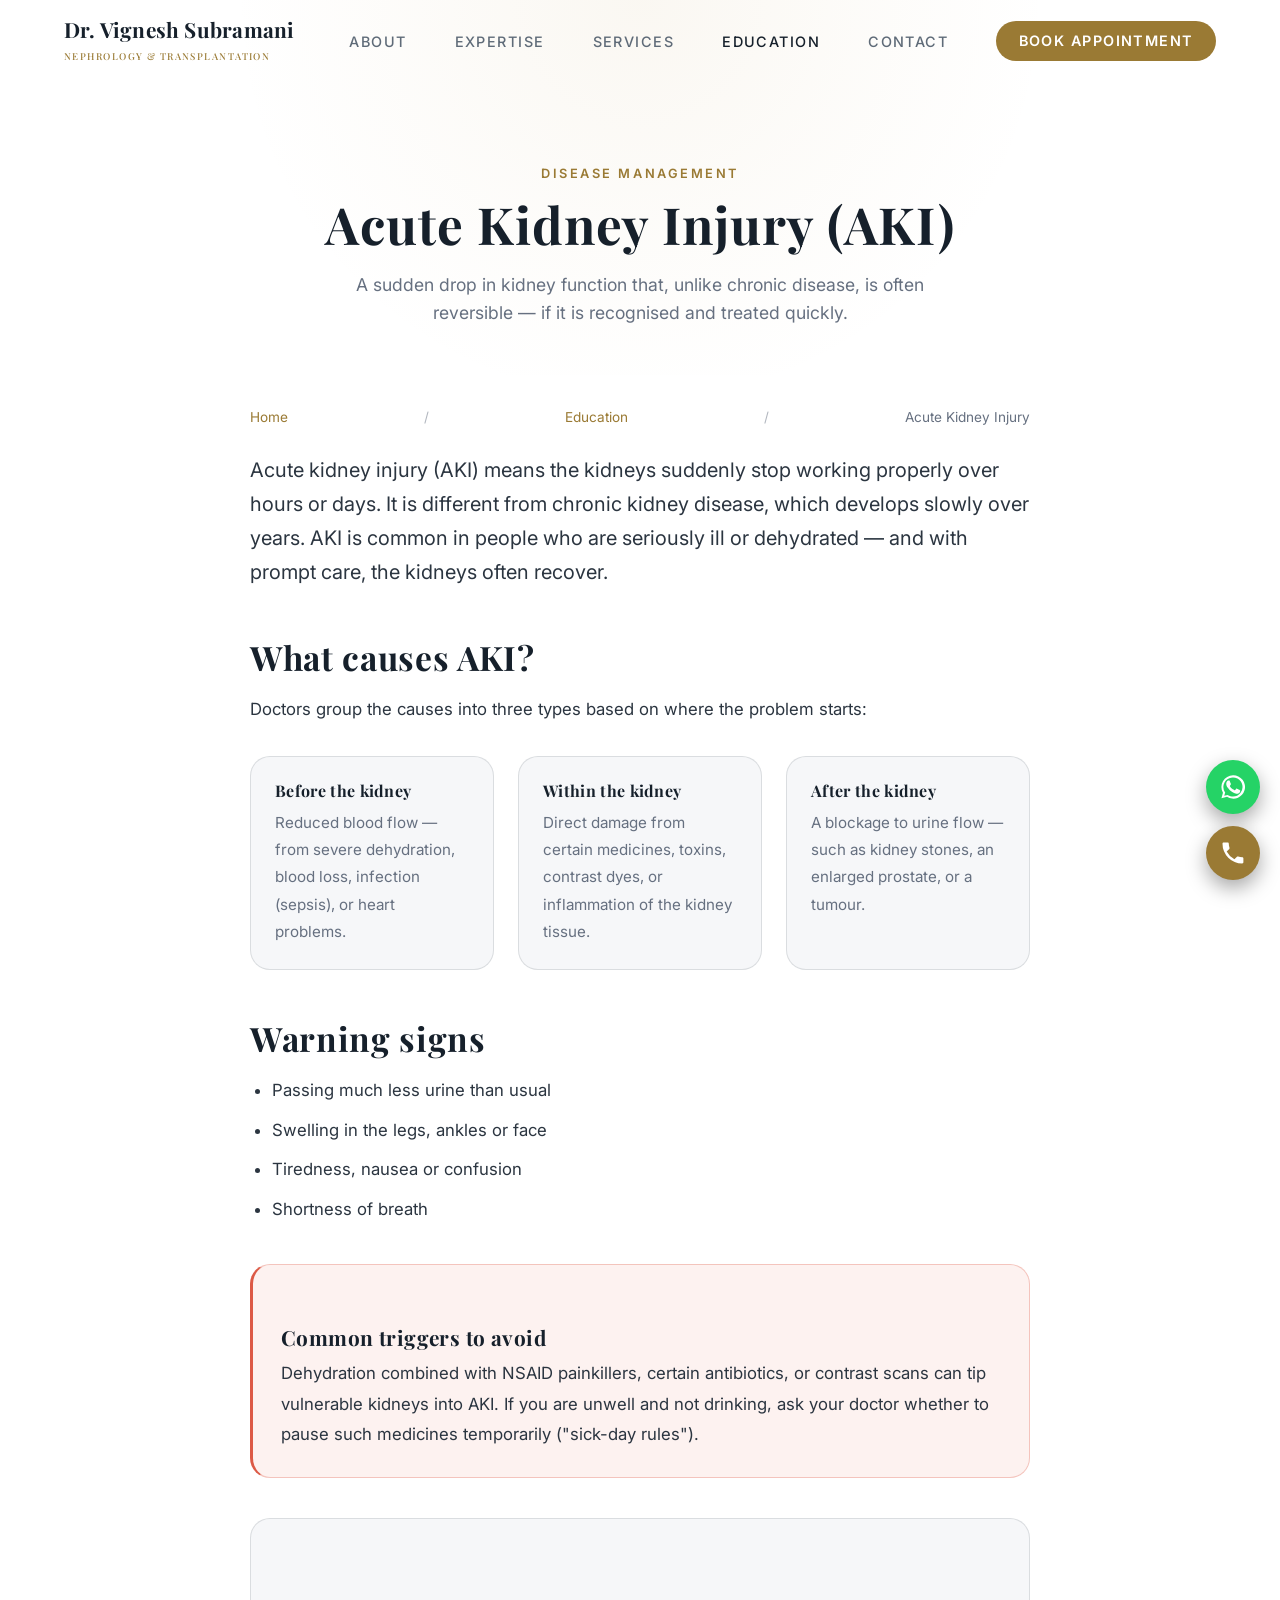
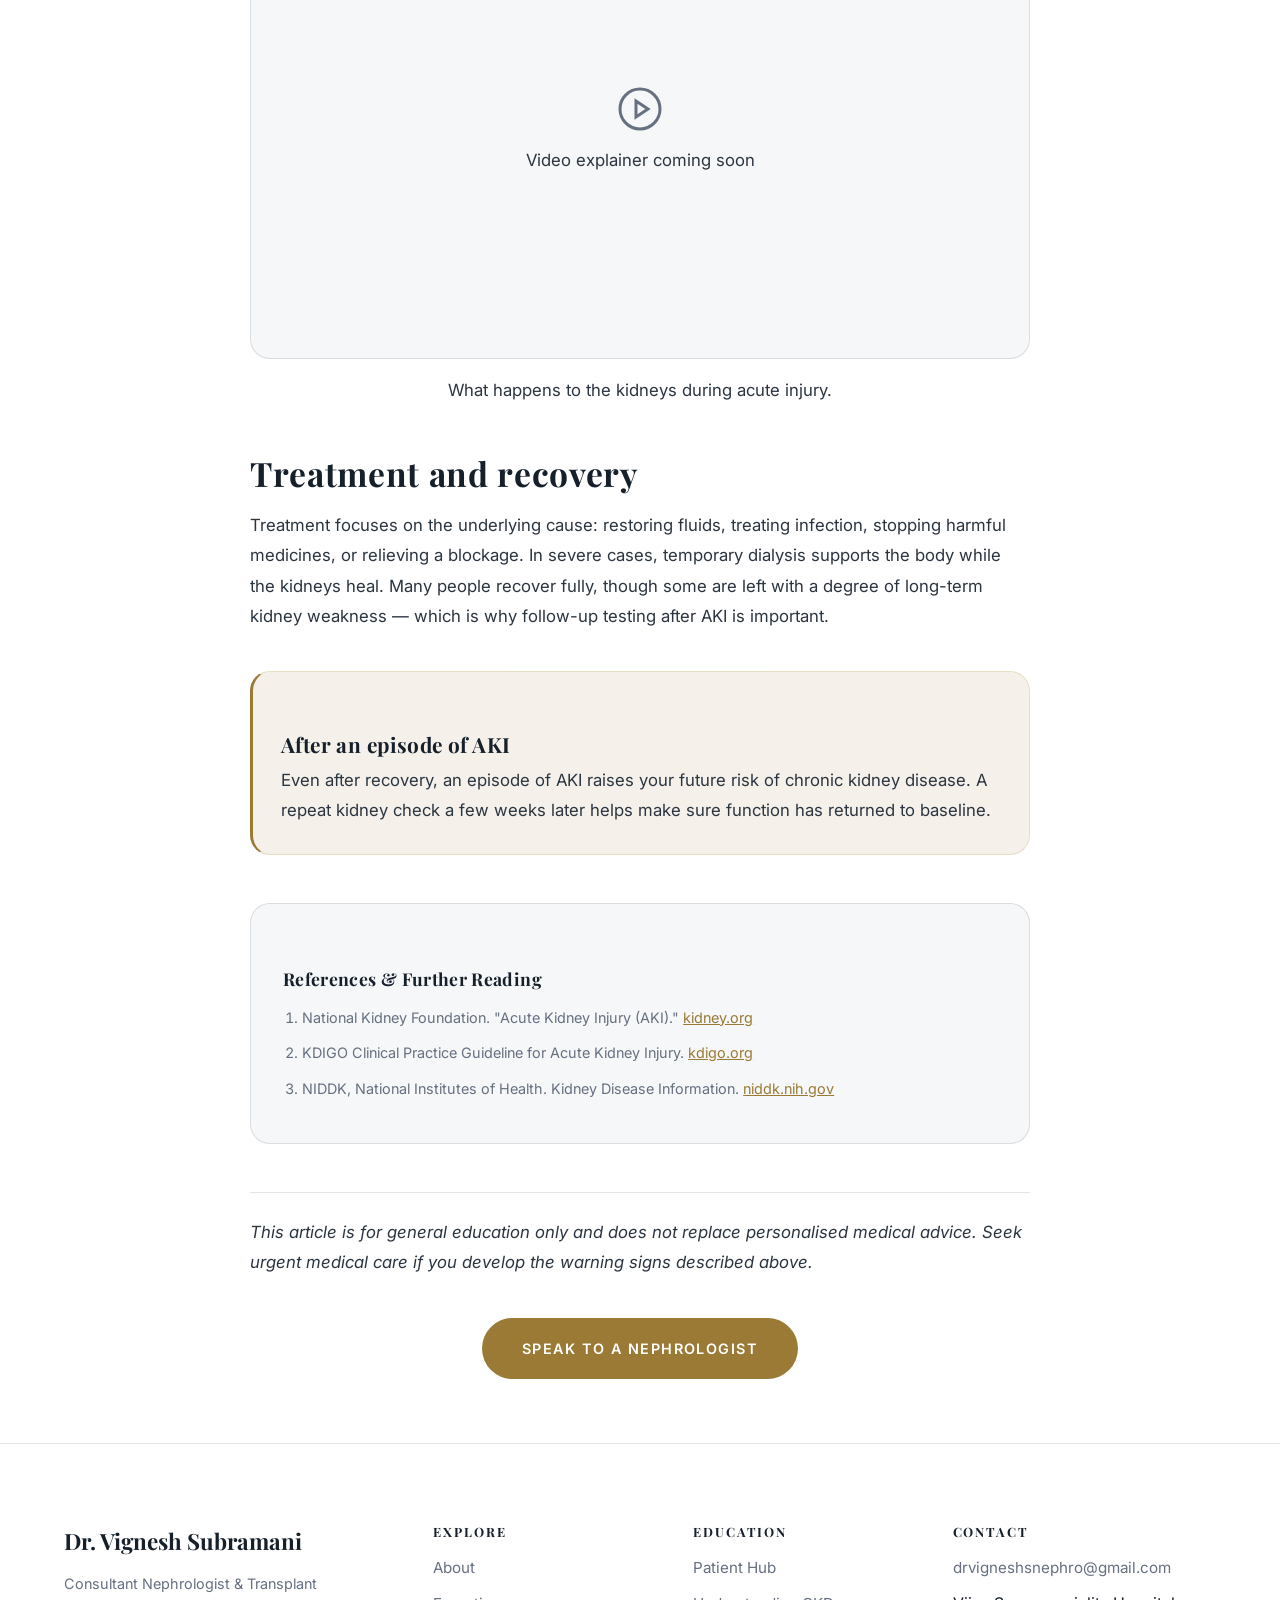
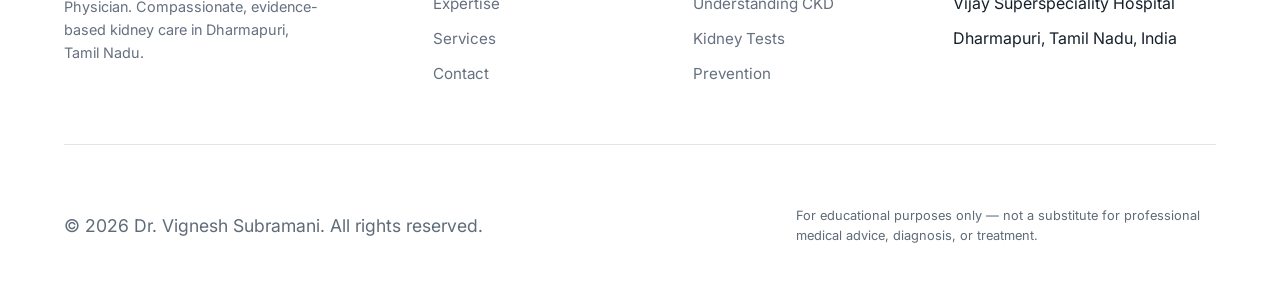
<file: articles/acute-kidney-injury.html>
<!DOCTYPE html>
<html lang="en">

<head>
    <meta charset="UTF-8">
    <meta name="viewport" content="width=device-width, initial-scale=1.0">
    <title>Acute Kidney Injury (AKI) | Dr. Vignesh Subramani</title>
    <meta name="description"
        content="Acute kidney injury is a sudden loss of kidney function that is often reversible if treated early. Learn the causes, warning signs, treatment and recovery.">
    <link rel="canonical" href="https://nephrofoundation.com/articles/acute-kidney-injury.html">
    <link rel="icon" href="../nephro-logo.ico" type="image/x-icon">
    <link rel="preconnect" href="https://fonts.googleapis.com">
    <link rel="preconnect" href="https://fonts.gstatic.com" crossorigin>
    <link
        href="https://fonts.googleapis.com/css2?family=Inter:wght@400;500;600;700&family=Playfair+Display:wght@500;600;700&display=swap"
        rel="stylesheet">
    <link rel="stylesheet" href="../css/style.css">
    <script type="application/ld+json">
    {
      "@context": "https://schema.org",
      "@type": "MedicalWebPage",
      "name": "Acute Kidney Injury (AKI)",
      "about": "Acute kidney injury",
      "author": { "@type": "Physician", "name": "Dr. Vignesh Subramani", "medicalSpecialty": "Nephrology" }
    }
    </script>
</head>

<body>
    <header id="header">
        <nav class="container" aria-label="Main navigation">
            <a href="../Index.html" class="logo">
                Dr. Vignesh Subramani
                <span>Nephrology &amp; Transplantation</span>
            </a>
            <button class="mobile-toggle" aria-label="Toggle menu" aria-expanded="false">
                <svg viewBox="0 0 24 24" width="28" height="28" stroke="currentColor" stroke-width="2" fill="none"><path d="M3 12h18M3 6h18M3 18h18"/></svg>
            </button>
            <ul class="nav-links">
                <li><a href="../Index.html#about">About</a></li>
                <li><a href="../Index.html#expertise">Expertise</a></li>
                <li><a href="../Index.html#services">Services</a></li>
                <li><a href="../education.html" class="active">Education</a></li>
                <li><a href="../Index.html#contact">Contact</a></li>
                <li><a href="../Index.html#contact" class="btn-nav">Book Appointment</a></li>
            </ul>
        </nav>
    </header>

    <main>
        <section class="article-hero">
            <div class="container">
                <span class="eyebrow">Disease Management</span>
                <h1>Acute Kidney Injury (AKI)</h1>
                <p style="max-width:640px;margin:0 auto;color:var(--text-muted)">A sudden drop in kidney function that,
                    unlike chronic disease, is often reversible &mdash; if it is recognised and treated quickly.</p>
            </div>
        </section>

        <div class="container">
            <article class="content-wrapper">
                <nav class="breadcrumbs" aria-label="Breadcrumb">
                    <a href="../Index.html">Home</a><span>/</span><a href="../education.html">Education</a><span>/</span>Acute Kidney Injury
                </nav>

                <p class="lead">Acute kidney injury (AKI) means the kidneys suddenly stop working properly over hours or
                    days. It is different from chronic kidney disease, which develops slowly over years. AKI is common in
                    people who are seriously ill or dehydrated &mdash; and with prompt care, the kidneys often recover.</p>

                <h2>What causes AKI?</h2>
                <p>Doctors group the causes into three types based on where the problem starts:</p>
                <div class="info-grid">
                    <div class="faq-box">
                        <h4>Before the kidney</h4>
                        <p>Reduced blood flow &mdash; from severe dehydration, blood loss, infection (sepsis), or heart
                            problems.</p>
                    </div>
                    <div class="faq-box">
                        <h4>Within the kidney</h4>
                        <p>Direct damage from certain medicines, toxins, contrast dyes, or inflammation of the kidney
                            tissue.</p>
                    </div>
                    <div class="faq-box">
                        <h4>After the kidney</h4>
                        <p>A blockage to urine flow &mdash; such as kidney stones, an enlarged prostate, or a tumour.</p>
                    </div>
                </div>

                <h2>Warning signs</h2>
                <ul>
                    <li>Passing much less urine than usual</li>
                    <li>Swelling in the legs, ankles or face</li>
                    <li>Tiredness, nausea or confusion</li>
                    <li>Shortness of breath</li>
                </ul>

                <div class="callout warning">
                    <h3>Common triggers to avoid</h3>
                    <p>Dehydration combined with NSAID painkillers, certain antibiotics, or contrast scans can tip
                        vulnerable kidneys into AKI. If you are unwell and not drinking, ask your doctor whether to pause
                        such medicines temporarily ("sick-day rules").</p>
                </div>

                <div class="video-embed">
                    <!-- To add a video, replace this placeholder with:
                         <iframe src="https://www.youtube-nocookie.com/embed/VIDEO_ID" title="Acute kidney injury explained" allowfullscreen loading="lazy"></iframe> -->
                    <div style="position:absolute;inset:0;display:flex;flex-direction:column;align-items:center;justify-content:center;color:var(--text-muted);text-align:center;padding:1rem;">
                        <svg viewBox="0 0 24 24" width="48" height="48" fill="none" stroke="currentColor" stroke-width="1.5"><circle cx="12" cy="12" r="10"/><path d="M10 8l6 4-6 4z"/></svg>
                        <p style="margin-top:0.75rem;">Video explainer coming soon</p>
                    </div>
                </div>
                <p class="video-caption">What happens to the kidneys during acute injury.</p>

                <h2>Treatment and recovery</h2>
                <p>Treatment focuses on the underlying cause: restoring fluids, treating infection, stopping harmful
                    medicines, or relieving a blockage. In severe cases, temporary dialysis supports the body while the
                    kidneys heal. Many people recover fully, though some are left with a degree of long-term kidney
                    weakness &mdash; which is why follow-up testing after AKI is important.</p>

                <div class="callout">
                    <h3>After an episode of AKI</h3>
                    <p>Even after recovery, an episode of AKI raises your future risk of chronic kidney disease. A repeat
                        kidney check a few weeks later helps make sure function has returned to baseline.</p>
                </div>

                <div class="references">
                    <h3>References &amp; Further Reading</h3>
                    <ol>
                        <li>National Kidney Foundation. "Acute Kidney Injury (AKI)." <a href="https://www.kidney.org/atoz/content/AcuteKidneyInjury" target="_blank" rel="noopener noreferrer">kidney.org</a></li>
                        <li>KDIGO Clinical Practice Guideline for Acute Kidney Injury. <a href="https://kdigo.org/guidelines/acute-kidney-injury/" target="_blank" rel="noopener noreferrer">kdigo.org</a></li>
                        <li>NIDDK, National Institutes of Health. Kidney Disease Information. <a href="https://www.niddk.nih.gov/health-information/kidney-disease" target="_blank" rel="noopener noreferrer">niddk.nih.gov</a></li>
                    </ol>
                </div>

                <p class="medical-disclaimer">This article is for general education only and does not replace personalised
                    medical advice. Seek urgent medical care if you develop the warning signs described above.</p>

                <div style="text-align:center;margin-top:2.5rem;">
                    <a href="../Index.html#contact" class="btn btn-primary">Speak to a Nephrologist</a>
                </div>
            </article>
        </div>
    </main>

    <footer>
        <div class="container">
            <div class="footer-grid">
                <div class="footer-brand">
                    <span class="brand-name">Dr. Vignesh Subramani</span>
                    <p>Consultant Nephrologist &amp; Transplant Physician. Compassionate, evidence-based kidney care in Dharmapuri, Tamil Nadu.</p>
                </div>
                <div class="footer-col">
                    <h4>Explore</h4>
                    <ul>
                        <li><a href="../Index.html#about">About</a></li>
                        <li><a href="../Index.html#expertise">Expertise</a></li>
                        <li><a href="../Index.html#services">Services</a></li>
                        <li><a href="../Index.html#contact">Contact</a></li>
                    </ul>
                </div>
                <div class="footer-col">
                    <h4>Education</h4>
                    <ul>
                        <li><a href="../education.html">Patient Hub</a></li>
                        <li><a href="ckd-guide.html">Understanding CKD</a></li>
                        <li><a href="kidney-tests.html">Kidney Tests</a></li>
                        <li><a href="prevention.html">Prevention</a></li>
                    </ul>
                </div>
                <div class="footer-col">
                    <h4>Contact</h4>
                    <ul>
                        <li><a href="mailto:drvigneshsnephro@gmail.com">drvigneshsnephro@gmail.com</a></li>
                        <li>Vijay Superspeciality Hospital</li>
                        <li>Dharmapuri, Tamil Nadu, India</li>
                    </ul>
                </div>
            </div>
            <div class="footer-bottom">
                <p>&copy; <span data-year>2026</span> Dr. Vignesh Subramani. All rights reserved.</p>
                <p style="color: var(--secondary); font-size: 0.8rem; max-width: 420px;">For educational purposes only &mdash; not a substitute for professional medical advice, diagnosis, or treatment.</p>
            </div>
        </div>
    </footer>

    <script src="../js/main.js" defer></script>
</body>

</html>
</file>
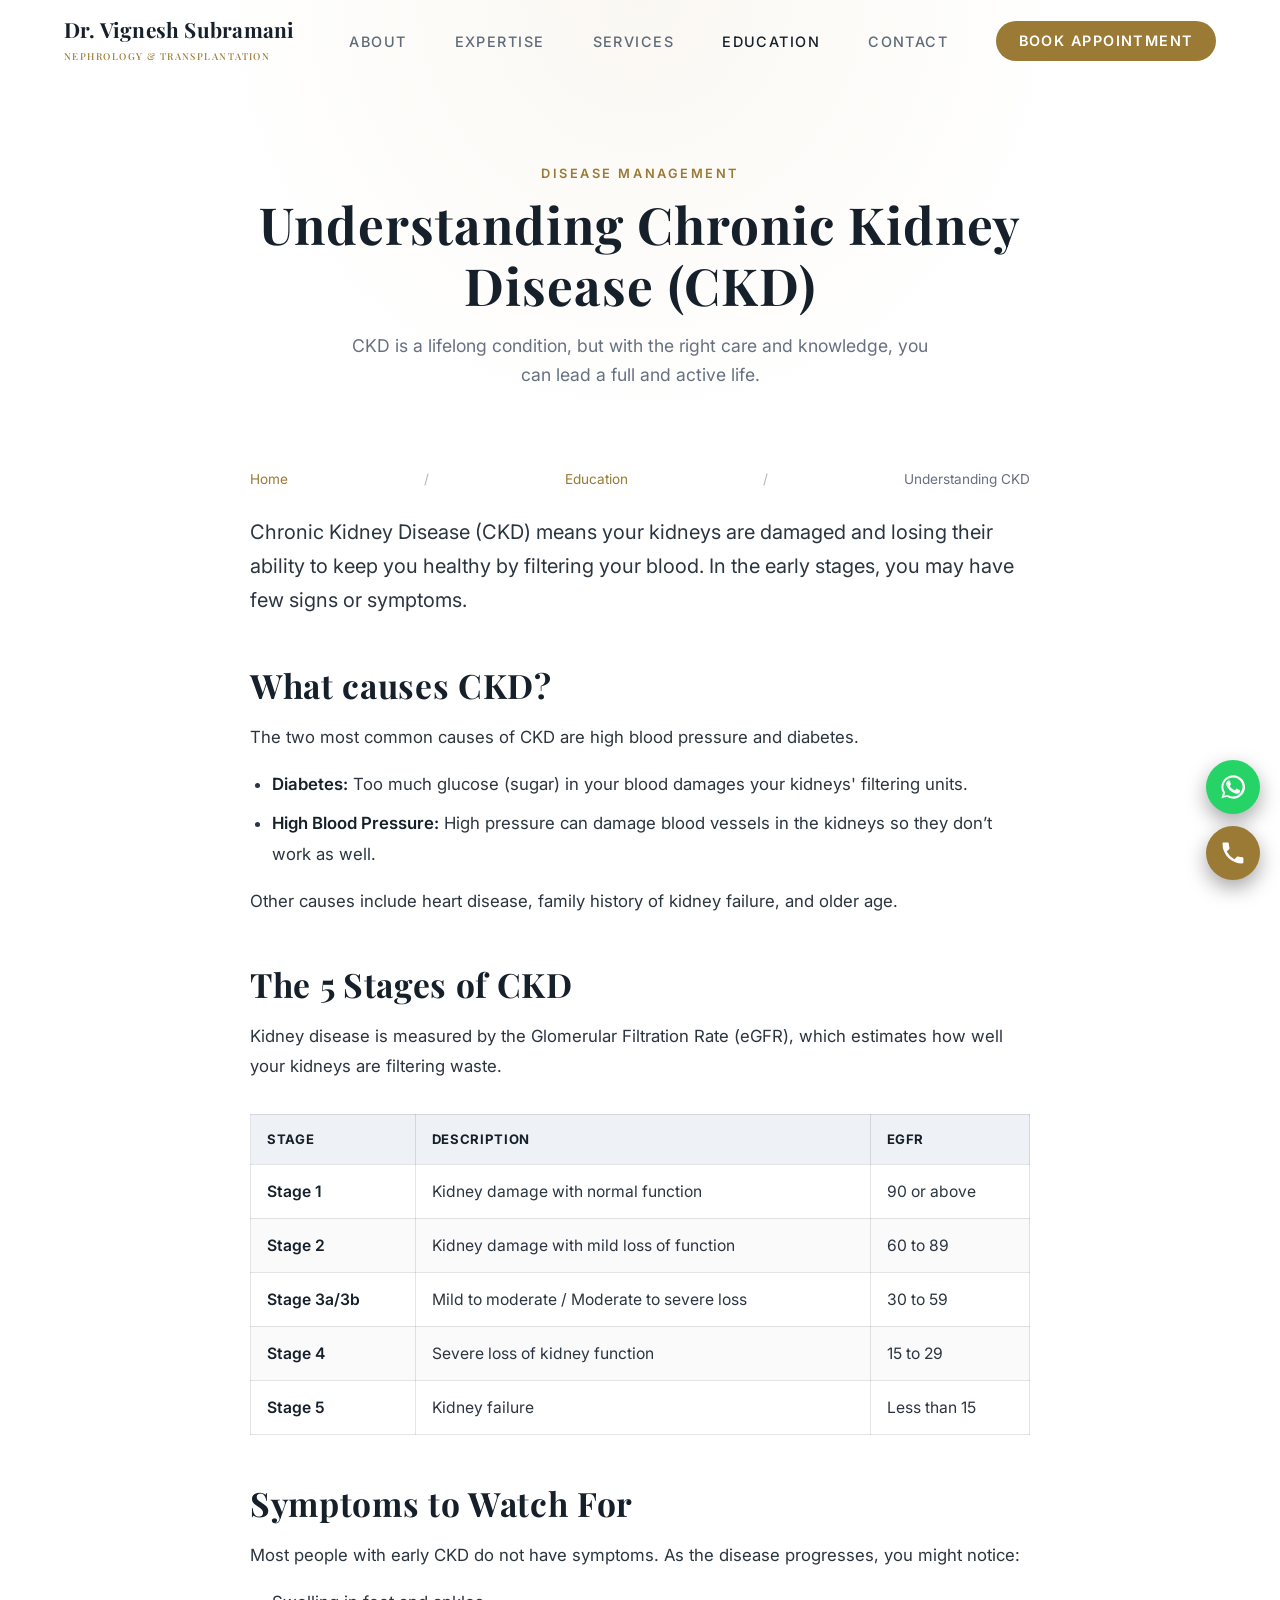
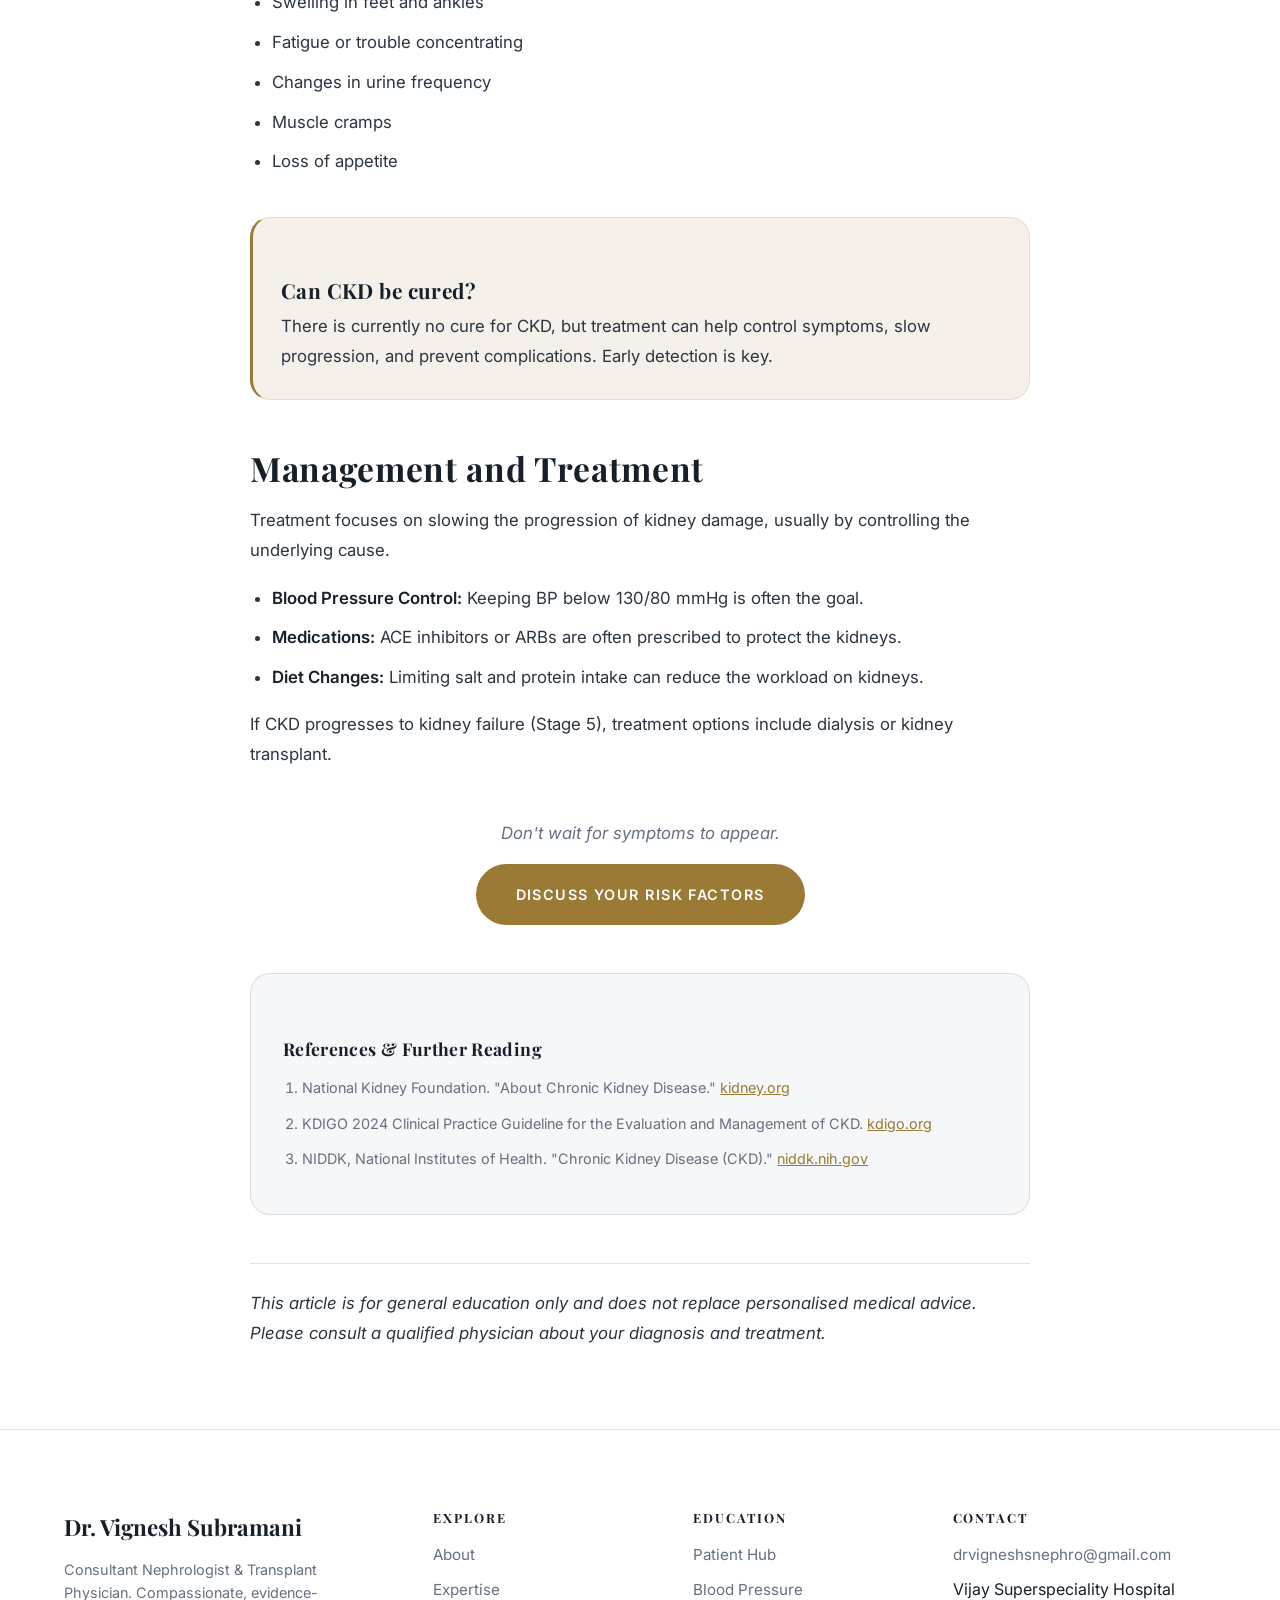
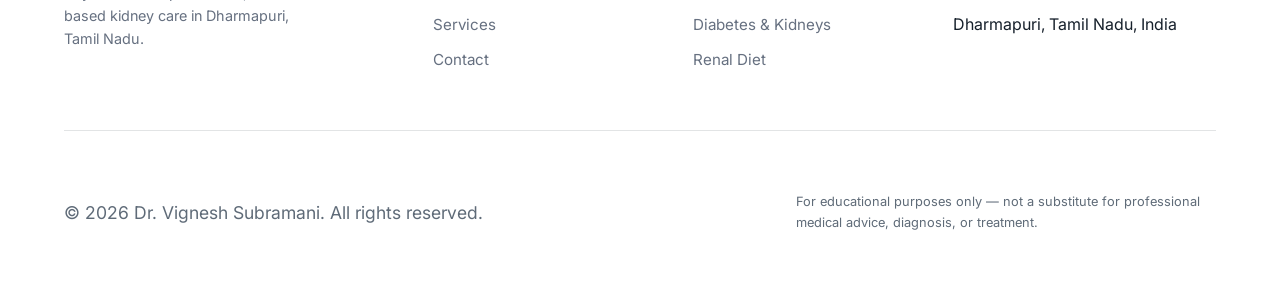
<file: articles/ckd-guide.html>
<!DOCTYPE html>
<html lang="en">

<head>
    <meta charset="UTF-8">
    <meta name="viewport" content="width=device-width, initial-scale=1.0">
    <title>Understanding Chronic Kidney Disease (CKD) | Dr. Vignesh Subramani</title>
    <meta name="description"
        content="A comprehensive guide to Chronic Kidney Disease (CKD) stages, symptoms, and treatment options. Understand your diagnosis.">
    <link rel="canonical" href="https://nephrofoundation.com/articles/ckd-guide.html">
    <link rel="icon" href="../nephro-logo.ico" type="image/x-icon">
    <link rel="preconnect" href="https://fonts.googleapis.com">
    <link rel="preconnect" href="https://fonts.gstatic.com" crossorigin>
    <link
        href="https://fonts.googleapis.com/css2?family=Inter:wght@400;500;600;700&family=Playfair+Display:wght@500;600;700&display=swap"
        rel="stylesheet">
    <link rel="stylesheet" href="../css/style.css">

</head>

<body>
    <header id="header">
        <nav class="container" aria-label="Main navigation">
            <a href="../Index.html" class="logo">
                Dr. Vignesh Subramani
                <span>Nephrology &amp; Transplantation</span>
            </a>
            <button class="mobile-toggle" aria-label="Toggle menu" aria-expanded="false">
                <svg viewBox="0 0 24 24" width="28" height="28" stroke="currentColor" stroke-width="2" fill="none"><path d="M3 12h18M3 6h18M3 18h18"/></svg>
            </button>
            <ul class="nav-links">
                <li><a href="../Index.html#about">About</a></li>
                <li><a href="../Index.html#expertise">Expertise</a></li>
                <li><a href="../Index.html#services">Services</a></li>
                <li><a href="../education.html" class="active">Education</a></li>
                <li><a href="../Index.html#contact">Contact</a></li>
                <li><a href="../Index.html#contact" class="btn-nav">Book Appointment</a></li>
            </ul>
        </nav>
    </header>

    <main>
        <section class="article-hero">
            <div class="container">
                <span class="eyebrow">Disease Management</span>
                <h1>Understanding Chronic Kidney Disease (CKD)</h1>
                <p style="color:var(--text-muted); max-width:600px; margin:0 auto;">CKD is a lifelong condition, but
                    with the right care and knowledge, you can lead a full and active life.</p>
            </div>
        </section>

        <div class="container">
            <article class="content-wrapper">
                <nav class="breadcrumbs" aria-label="Breadcrumb">
                    <a href="../Index.html">Home</a><span>/</span><a href="../education.html">Education</a><span>/</span>Understanding CKD
                </nav>
                <p class="lead">Chronic Kidney Disease (CKD)
                    means your kidneys are damaged and losing their ability to keep you healthy by filtering your blood.
                    In the early stages, you may have few signs or symptoms.</p>

                <h2>What causes CKD?</h2>
                <p>The two most common causes of CKD are high blood pressure and diabetes.</p>
                <ul>
                    <li><strong>Diabetes:</strong> Too much glucose (sugar) in your blood damages your kidneys'
                        filtering units.</li>
                    <li><strong>High Blood Pressure:</strong> High pressure can damage blood vessels in the kidneys so
                        they don’t work as well.</li>
                </ul>
                <p>Other causes include heart disease, family history of kidney failure, and older age.</p>

                <h2>The 5 Stages of CKD</h2>
                <p>Kidney disease is measured by the Glomerular Filtration Rate (eGFR), which estimates how well your
                    kidneys are filtering waste.</p>

                <div class="data-table-wrap">
                    <table class="data-table">
                        <thead>
                            <tr>
                                <th>Stage</th>
                                <th>Description</th>
                                <th>eGFR</th>
                            </tr>
                        </thead>
                        <tbody>
                            <tr>
                                <td><strong>Stage 1</strong></td>
                                <td>Kidney damage with normal function</td>
                                <td>90 or above</td>
                            </tr>
                            <tr>
                                <td><strong>Stage 2</strong></td>
                                <td>Kidney damage with mild loss of function</td>
                                <td>60 to 89</td>
                            </tr>
                            <tr>
                                <td><strong>Stage 3a/3b</strong></td>
                                <td>Mild to moderate / Moderate to severe loss</td>
                                <td>30 to 59</td>
                            </tr>
                            <tr>
                                <td><strong>Stage 4</strong></td>
                                <td>Severe loss of kidney function</td>
                                <td>15 to 29</td>
                            </tr>
                            <tr>
                                <td><strong>Stage 5</strong></td>
                                <td>Kidney failure</td>
                                <td>Less than 15</td>
                            </tr>
                        </tbody>
                    </table>
                </div>

                <h2>Symptoms to Watch For</h2>
                <p>Most people with early CKD do not have symptoms. As the disease progresses, you might notice:</p>
                <ul>
                    <li>Swelling in feet and ankles</li>
                    <li>Fatigue or trouble concentrating</li>
                    <li>Changes in urine frequency</li>
                    <li>Muscle cramps</li>
                    <li>Loss of appetite</li>
                </ul>

                <div class="highlight-box">
                    <h3>Can CKD be cured?</h3>
                    <p>There is currently no cure for CKD, but treatment can help control symptoms, slow progression,
                        and prevent complications. Early detection is key.</p>
                </div>

                <h2>Management and Treatment</h2>
                <p>Treatment focuses on slowing the progression of kidney damage, usually by controlling the underlying
                    cause.</p>
                <ul>
                    <li><strong>Blood Pressure Control:</strong> Keeping BP below 130/80 mmHg is often the goal.</li>
                    <li><strong>Medications:</strong> ACE inhibitors or ARBs are often prescribed to protect the
                        kidneys.</li>
                    <li><strong>Diet Changes:</strong> Limiting salt and protein intake can reduce the workload on
                        kidneys.</li>
                </ul>

                <p>If CKD progresses to kidney failure (Stage 5), treatment options include dialysis or kidney
                    transplant.</p>

                <div style="margin-top:3rem;text-align:center;">
                    <p style="margin-bottom:1rem;color:var(--text-muted);font-style:italic;">Don't wait for symptoms to
                        appear.</p>
                    <a href="../Index.html#contact" class="btn btn-primary">Discuss Your Risk Factors</a>
                </div>

                <div class="references">
                    <h3>References &amp; Further Reading</h3>
                    <ol>
                        <li>National Kidney Foundation. "About Chronic Kidney Disease." <a href="https://www.kidney.org/atoz/content/about-chronic-kidney-disease" target="_blank" rel="noopener noreferrer">kidney.org</a></li>
                        <li>KDIGO 2024 Clinical Practice Guideline for the Evaluation and Management of CKD. <a href="https://kdigo.org/guidelines/ckd-evaluation-and-management/" target="_blank" rel="noopener noreferrer">kdigo.org</a></li>
                        <li>NIDDK, National Institutes of Health. "Chronic Kidney Disease (CKD)." <a href="https://www.niddk.nih.gov/health-information/kidney-disease/chronic-kidney-disease-ckd" target="_blank" rel="noopener noreferrer">niddk.nih.gov</a></li>
                    </ol>
                </div>

                <p class="medical-disclaimer">This article is for general education only and does not replace personalised
                    medical advice. Please consult a qualified physician about your diagnosis and treatment.</p>
            </article>
        </div>
    </main>

    <footer>
        <div class="container">
            <div class="footer-grid">
                <div class="footer-brand">
                    <span class="brand-name">Dr. Vignesh Subramani</span>
                    <p>Consultant Nephrologist &amp; Transplant Physician. Compassionate, evidence-based kidney care in Dharmapuri, Tamil Nadu.</p>
                </div>
                <div class="footer-col">
                    <h4>Explore</h4>
                    <ul>
                        <li><a href="../Index.html#about">About</a></li>
                        <li><a href="../Index.html#expertise">Expertise</a></li>
                        <li><a href="../Index.html#services">Services</a></li>
                        <li><a href="../Index.html#contact">Contact</a></li>
                    </ul>
                </div>
                <div class="footer-col">
                    <h4>Education</h4>
                    <ul>
                        <li><a href="../education.html">Patient Hub</a></li>
                        <li><a href="hypertension.html">Blood Pressure</a></li>
                        <li><a href="diabetes.html">Diabetes &amp; Kidneys</a></li>
                        <li><a href="diet-nutrition.html">Renal Diet</a></li>
                    </ul>
                </div>
                <div class="footer-col">
                    <h4>Contact</h4>
                    <ul>
                        <li><a href="mailto:drvigneshsnephro@gmail.com">drvigneshsnephro@gmail.com</a></li>
                        <li>Vijay Superspeciality Hospital</li>
                        <li>Dharmapuri, Tamil Nadu, India</li>
                    </ul>
                </div>
            </div>
            <div class="footer-bottom">
                <p>&copy; <span data-year>2026</span> Dr. Vignesh Subramani. All rights reserved.</p>
                <p style="color: var(--secondary); font-size: 0.8rem; max-width: 420px;">For educational purposes only &mdash; not a substitute for professional medical advice, diagnosis, or treatment.</p>
            </div>
        </div>
    </footer>

    <script src="../js/main.js" defer></script>
</body>
</body>

</html>
</file>
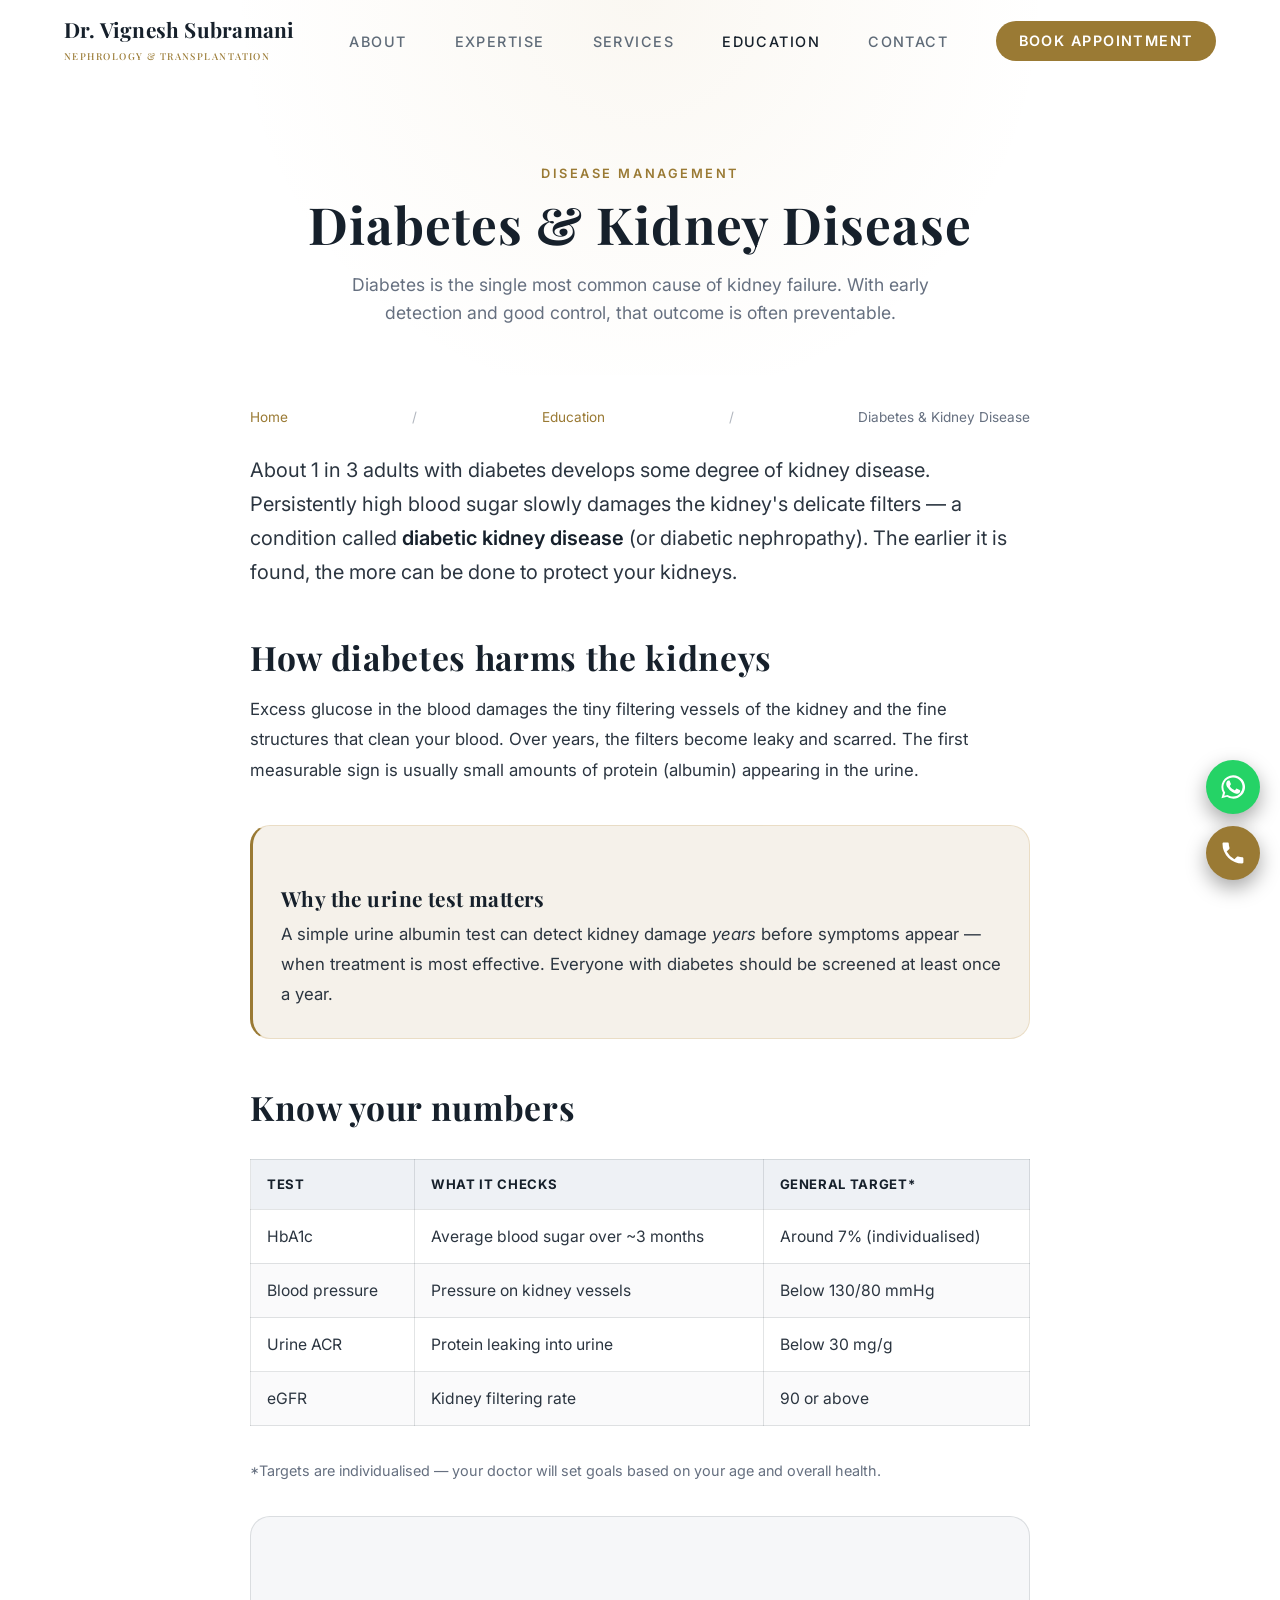
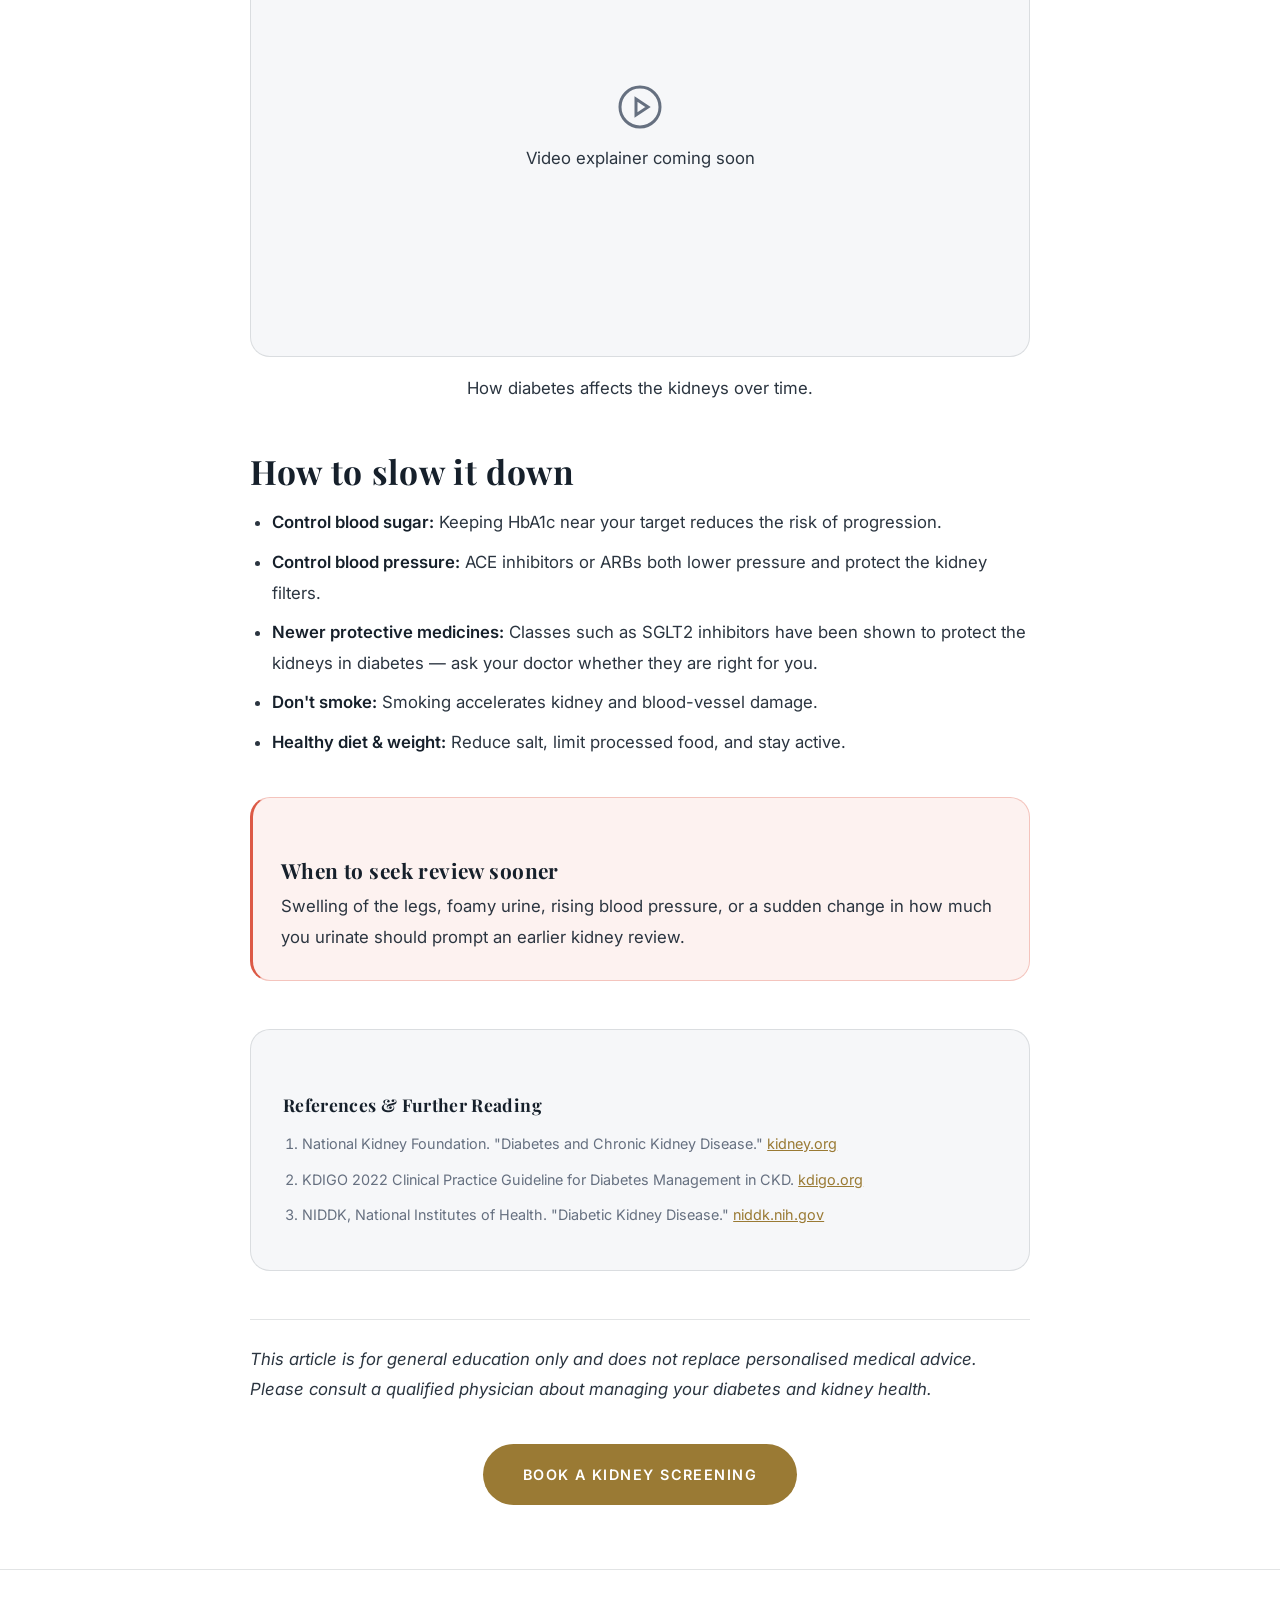
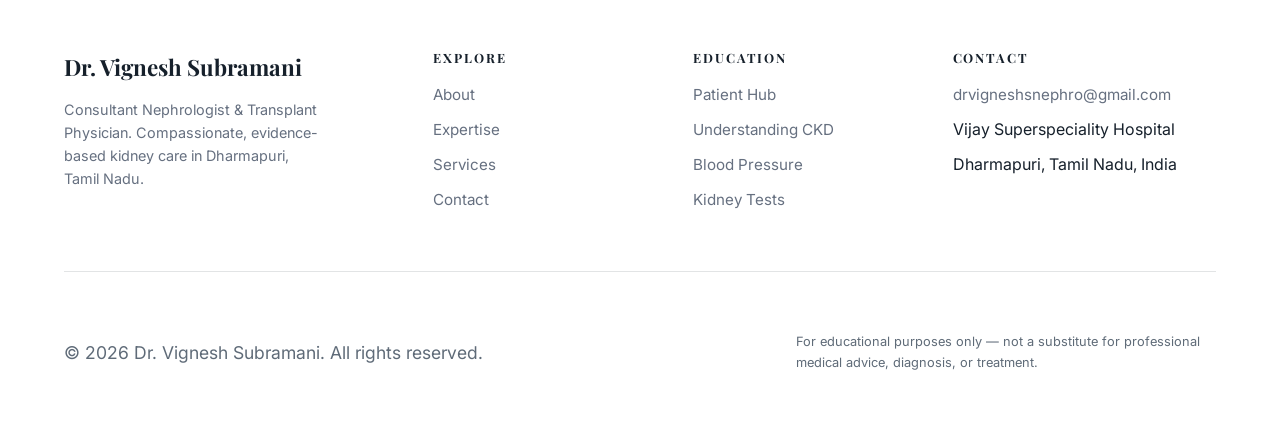
<file: articles/diabetes.html>
<!DOCTYPE html>
<html lang="en">

<head>
    <meta charset="UTF-8">
    <meta name="viewport" content="width=device-width, initial-scale=1.0">
    <title>Diabetes & Kidney Disease | Dr. Vignesh Subramani</title>
    <meta name="description"
        content="Diabetes is the leading cause of kidney failure. Learn how diabetic kidney disease develops, how it is detected early, and how to slow its progression.">
    <link rel="canonical" href="https://nephrofoundation.com/articles/diabetes.html">
    <link rel="icon" href="../nephro-logo.ico" type="image/x-icon">
    <link rel="preconnect" href="https://fonts.googleapis.com">
    <link rel="preconnect" href="https://fonts.gstatic.com" crossorigin>
    <link
        href="https://fonts.googleapis.com/css2?family=Inter:wght@400;500;600;700&family=Playfair+Display:wght@500;600;700&display=swap"
        rel="stylesheet">
    <link rel="stylesheet" href="../css/style.css">
    <script type="application/ld+json">
    {
      "@context": "https://schema.org",
      "@type": "MedicalWebPage",
      "name": "Diabetes & Kidney Disease",
      "about": "Diabetic kidney disease (diabetic nephropathy)",
      "author": { "@type": "Physician", "name": "Dr. Vignesh Subramani", "medicalSpecialty": "Nephrology" }
    }
    </script>
</head>

<body>
    <header id="header">
        <nav class="container" aria-label="Main navigation">
            <a href="../Index.html" class="logo">
                Dr. Vignesh Subramani
                <span>Nephrology &amp; Transplantation</span>
            </a>
            <button class="mobile-toggle" aria-label="Toggle menu" aria-expanded="false">
                <svg viewBox="0 0 24 24" width="28" height="28" stroke="currentColor" stroke-width="2" fill="none"><path d="M3 12h18M3 6h18M3 18h18"/></svg>
            </button>
            <ul class="nav-links">
                <li><a href="../Index.html#about">About</a></li>
                <li><a href="../Index.html#expertise">Expertise</a></li>
                <li><a href="../Index.html#services">Services</a></li>
                <li><a href="../education.html" class="active">Education</a></li>
                <li><a href="../Index.html#contact">Contact</a></li>
                <li><a href="../Index.html#contact" class="btn-nav">Book Appointment</a></li>
            </ul>
        </nav>
    </header>

    <main>
        <section class="article-hero">
            <div class="container">
                <span class="eyebrow">Disease Management</span>
                <h1>Diabetes &amp; Kidney Disease</h1>
                <p style="max-width:640px;margin:0 auto;color:var(--text-muted)">Diabetes is the single most common cause
                    of kidney failure. With early detection and good control, that outcome is often preventable.</p>
            </div>
        </section>

        <div class="container">
            <article class="content-wrapper">
                <nav class="breadcrumbs" aria-label="Breadcrumb">
                    <a href="../Index.html">Home</a><span>/</span><a href="../education.html">Education</a><span>/</span>Diabetes &amp; Kidney Disease
                </nav>

                <p class="lead">About 1 in 3 adults with diabetes develops some degree of kidney disease. Persistently
                    high blood sugar slowly damages the kidney's delicate filters &mdash; a condition called
                    <strong>diabetic kidney disease</strong> (or diabetic nephropathy). The earlier it is found, the more
                    can be done to protect your kidneys.</p>

                <h2>How diabetes harms the kidneys</h2>
                <p>Excess glucose in the blood damages the tiny filtering vessels of the kidney and the fine structures
                    that clean your blood. Over years, the filters become leaky and scarred. The first measurable sign is
                    usually small amounts of protein (albumin) appearing in the urine.</p>

                <div class="callout">
                    <h3>Why the urine test matters</h3>
                    <p>A simple urine albumin test can detect kidney damage <em>years</em> before symptoms appear &mdash;
                        when treatment is most effective. Everyone with diabetes should be screened at least once a year.</p>
                </div>

                <h2>Know your numbers</h2>
                <div class="data-table-wrap">
                    <table class="data-table">
                        <thead>
                            <tr><th>Test</th><th>What it checks</th><th>General target*</th></tr>
                        </thead>
                        <tbody>
                            <tr><td>HbA1c</td><td>Average blood sugar over ~3 months</td><td>Around 7% (individualised)</td></tr>
                            <tr><td>Blood pressure</td><td>Pressure on kidney vessels</td><td>Below 130/80 mmHg</td></tr>
                            <tr><td>Urine ACR</td><td>Protein leaking into urine</td><td>Below 30 mg/g</td></tr>
                            <tr><td>eGFR</td><td>Kidney filtering rate</td><td>90 or above</td></tr>
                        </tbody>
                    </table>
                </div>
                <p style="font-size:0.9rem;color:var(--text-muted);">*Targets are individualised &mdash; your doctor will
                    set goals based on your age and overall health.</p>

                <div class="video-embed">
                    <!-- To add a video, replace this placeholder with:
                         <iframe src="https://www.youtube-nocookie.com/embed/VIDEO_ID" title="Diabetic kidney disease explained" allowfullscreen loading="lazy"></iframe> -->
                    <div style="position:absolute;inset:0;display:flex;flex-direction:column;align-items:center;justify-content:center;color:var(--text-muted);text-align:center;padding:1rem;">
                        <svg viewBox="0 0 24 24" width="48" height="48" fill="none" stroke="currentColor" stroke-width="1.5"><circle cx="12" cy="12" r="10"/><path d="M10 8l6 4-6 4z"/></svg>
                        <p style="margin-top:0.75rem;">Video explainer coming soon</p>
                    </div>
                </div>
                <p class="video-caption">How diabetes affects the kidneys over time.</p>

                <h2>How to slow it down</h2>
                <ul>
                    <li><strong>Control blood sugar:</strong> Keeping HbA1c near your target reduces the risk of
                        progression.</li>
                    <li><strong>Control blood pressure:</strong> ACE inhibitors or ARBs both lower pressure and protect
                        the kidney filters.</li>
                    <li><strong>Newer protective medicines:</strong> Classes such as SGLT2 inhibitors have been shown to
                        protect the kidneys in diabetes &mdash; ask your doctor whether they are right for you.</li>
                    <li><strong>Don't smoke:</strong> Smoking accelerates kidney and blood-vessel damage.</li>
                    <li><strong>Healthy diet &amp; weight:</strong> Reduce salt, limit processed food, and stay active.</li>
                </ul>

                <div class="callout warning">
                    <h3>When to seek review sooner</h3>
                    <p>Swelling of the legs, foamy urine, rising blood pressure, or a sudden change in how much you
                        urinate should prompt an earlier kidney review.</p>
                </div>

                <div class="references">
                    <h3>References &amp; Further Reading</h3>
                    <ol>
                        <li>National Kidney Foundation. "Diabetes and Chronic Kidney Disease." <a href="https://www.kidney.org/atoz/content/diabetes" target="_blank" rel="noopener noreferrer">kidney.org</a></li>
                        <li>KDIGO 2022 Clinical Practice Guideline for Diabetes Management in CKD. <a href="https://kdigo.org/guidelines/diabetes-ckd/" target="_blank" rel="noopener noreferrer">kdigo.org</a></li>
                        <li>NIDDK, National Institutes of Health. "Diabetic Kidney Disease." <a href="https://www.niddk.nih.gov/health-information/diabetes/overview/preventing-problems/diabetic-kidney-disease" target="_blank" rel="noopener noreferrer">niddk.nih.gov</a></li>
                    </ol>
                </div>

                <p class="medical-disclaimer">This article is for general education only and does not replace personalised
                    medical advice. Please consult a qualified physician about managing your diabetes and kidney health.</p>

                <div style="text-align:center;margin-top:2.5rem;">
                    <a href="../Index.html#contact" class="btn btn-primary">Book a Kidney Screening</a>
                </div>
            </article>
        </div>
    </main>

    <footer>
        <div class="container">
            <div class="footer-grid">
                <div class="footer-brand">
                    <span class="brand-name">Dr. Vignesh Subramani</span>
                    <p>Consultant Nephrologist &amp; Transplant Physician. Compassionate, evidence-based kidney care in Dharmapuri, Tamil Nadu.</p>
                </div>
                <div class="footer-col">
                    <h4>Explore</h4>
                    <ul>
                        <li><a href="../Index.html#about">About</a></li>
                        <li><a href="../Index.html#expertise">Expertise</a></li>
                        <li><a href="../Index.html#services">Services</a></li>
                        <li><a href="../Index.html#contact">Contact</a></li>
                    </ul>
                </div>
                <div class="footer-col">
                    <h4>Education</h4>
                    <ul>
                        <li><a href="../education.html">Patient Hub</a></li>
                        <li><a href="ckd-guide.html">Understanding CKD</a></li>
                        <li><a href="hypertension.html">Blood Pressure</a></li>
                        <li><a href="kidney-tests.html">Kidney Tests</a></li>
                    </ul>
                </div>
                <div class="footer-col">
                    <h4>Contact</h4>
                    <ul>
                        <li><a href="mailto:drvigneshsnephro@gmail.com">drvigneshsnephro@gmail.com</a></li>
                        <li>Vijay Superspeciality Hospital</li>
                        <li>Dharmapuri, Tamil Nadu, India</li>
                    </ul>
                </div>
            </div>
            <div class="footer-bottom">
                <p>&copy; <span data-year>2026</span> Dr. Vignesh Subramani. All rights reserved.</p>
                <p style="color: var(--secondary); font-size: 0.8rem; max-width: 420px;">For educational purposes only &mdash; not a substitute for professional medical advice, diagnosis, or treatment.</p>
            </div>
        </div>
    </footer>

    <script src="../js/main.js" defer></script>
</body>

</html>
</file>
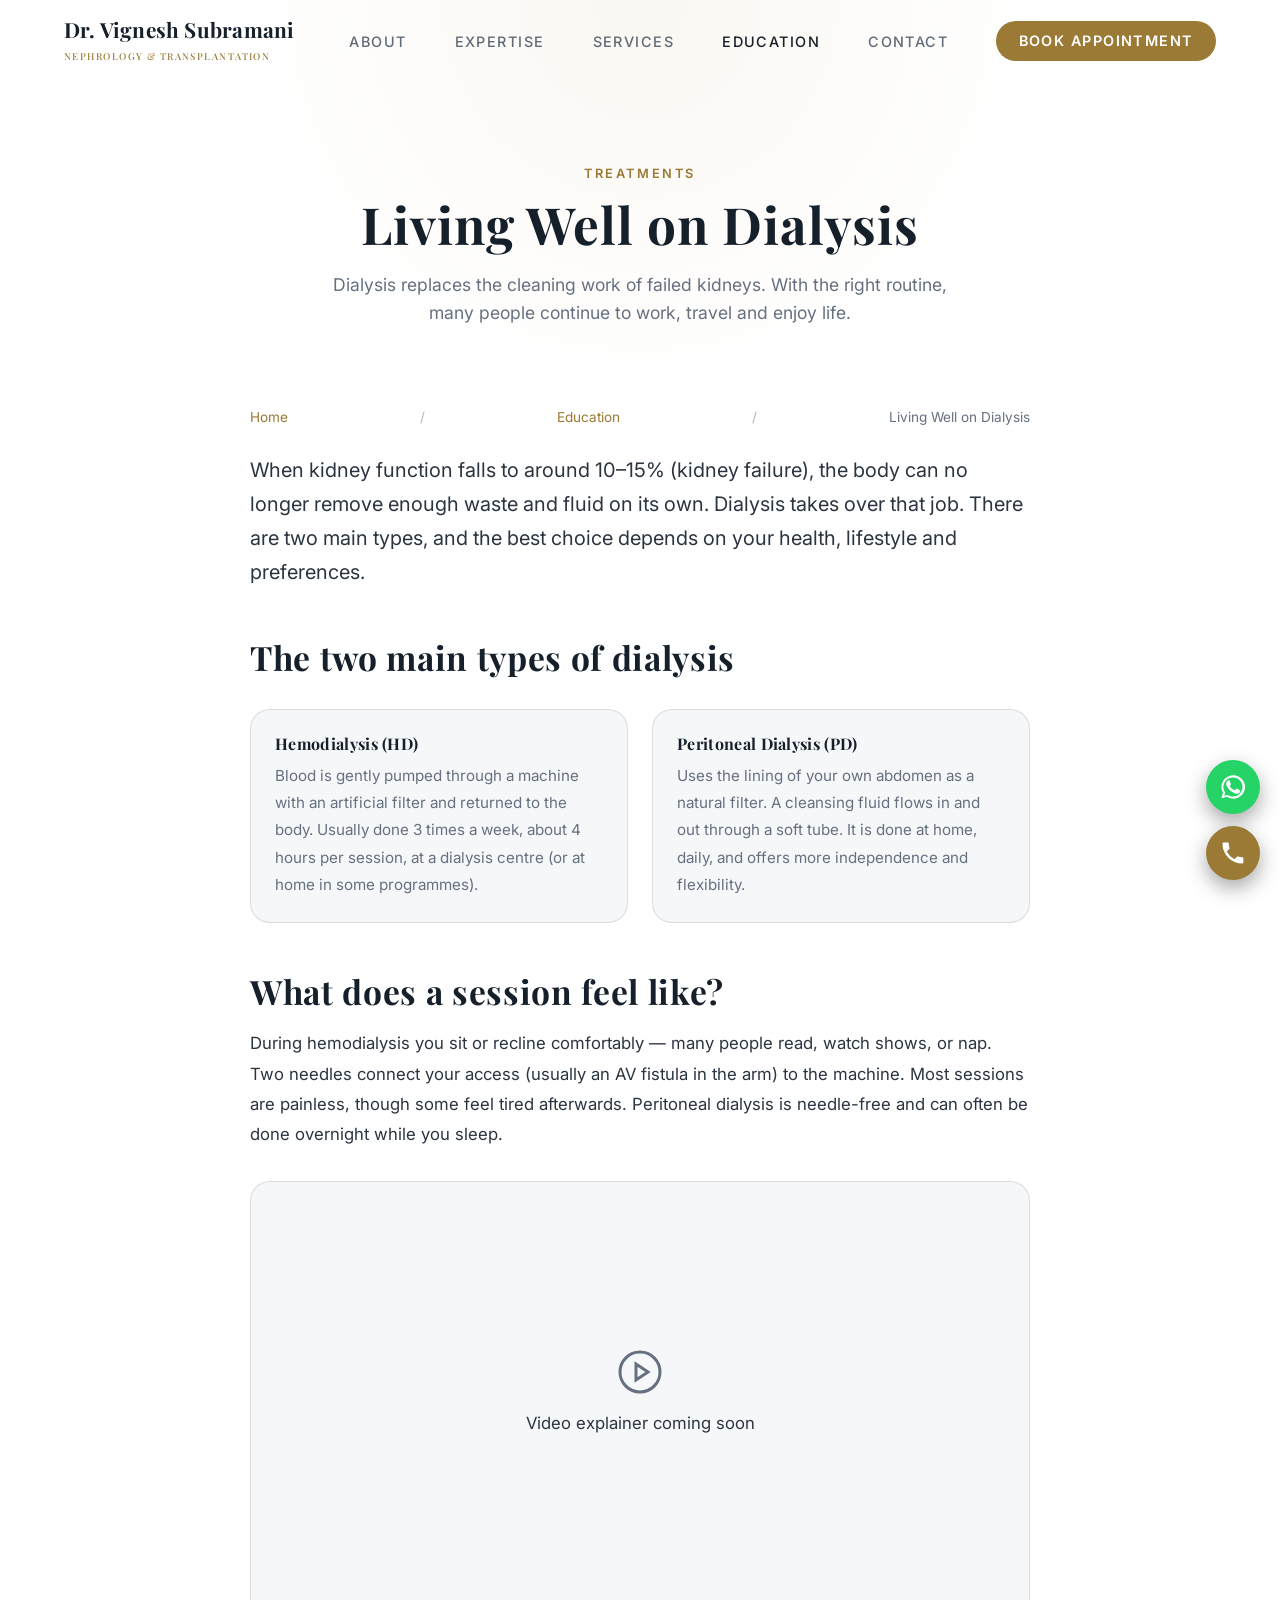
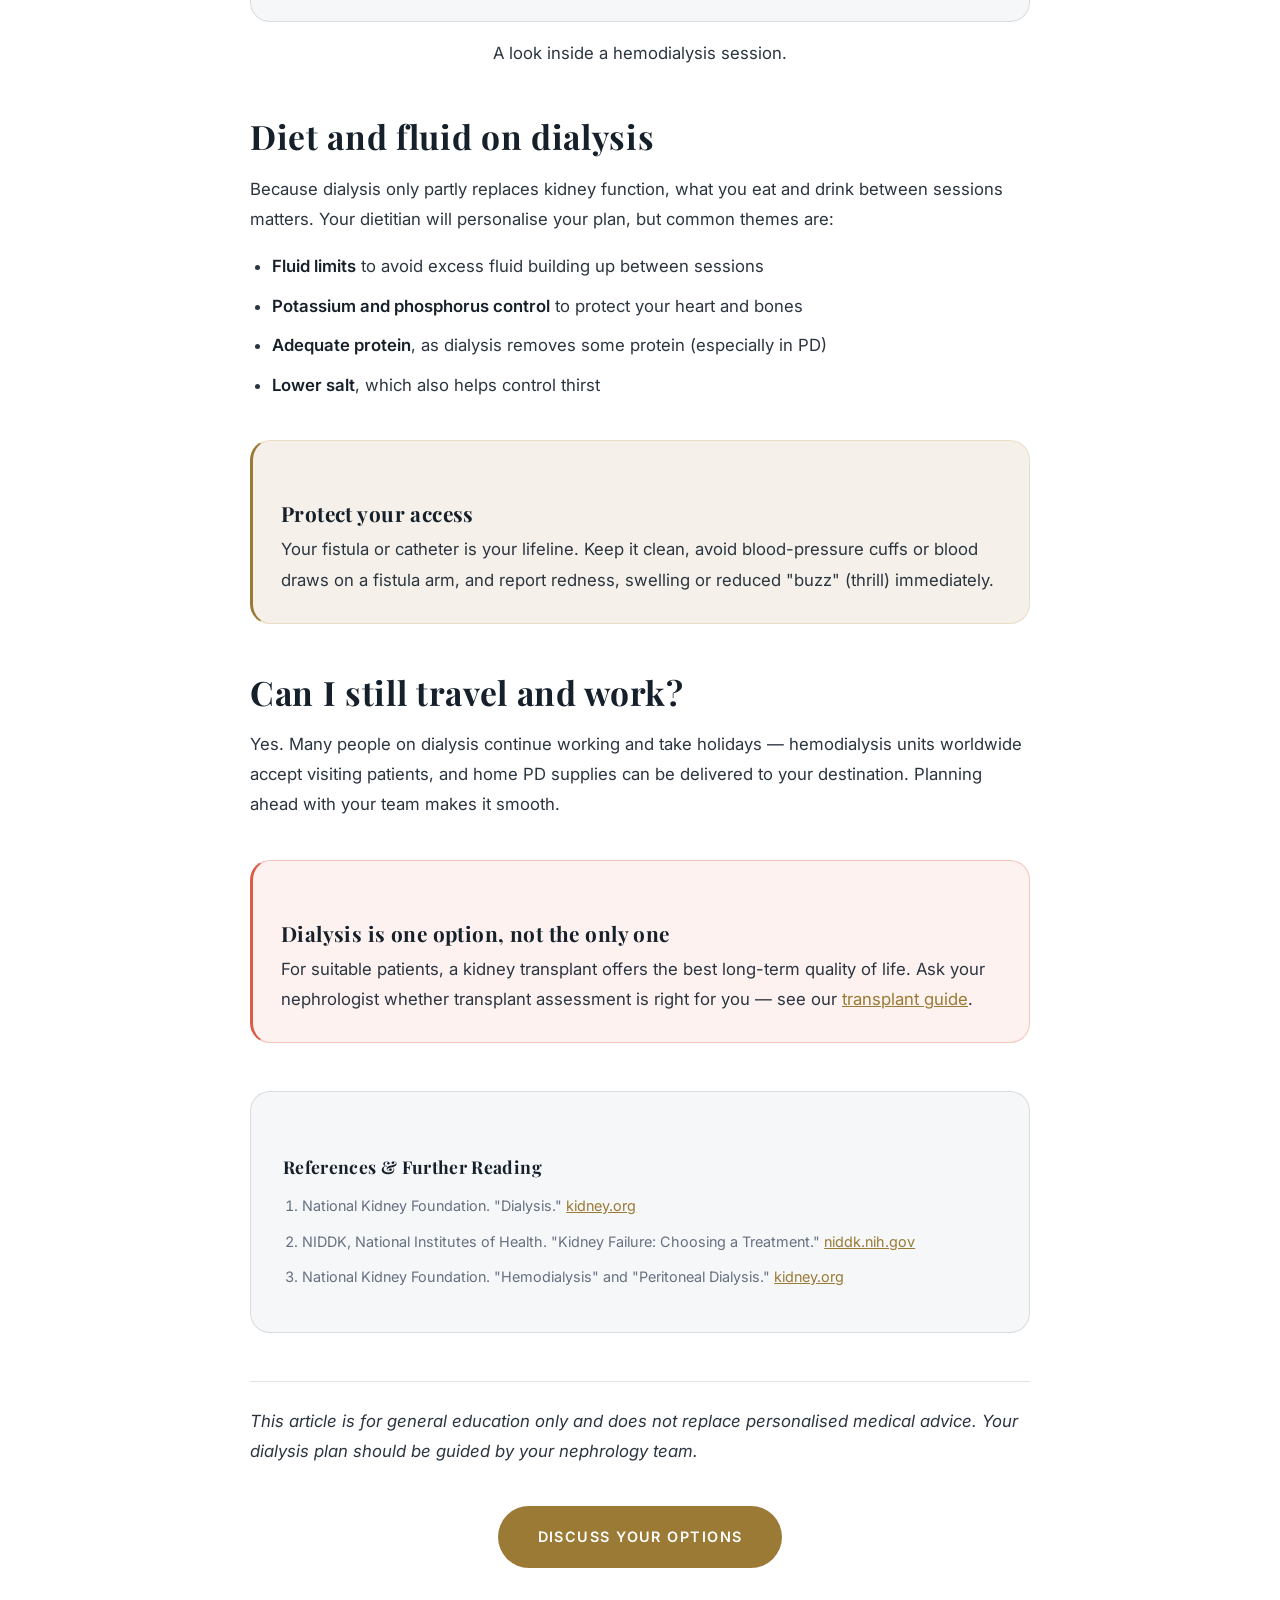
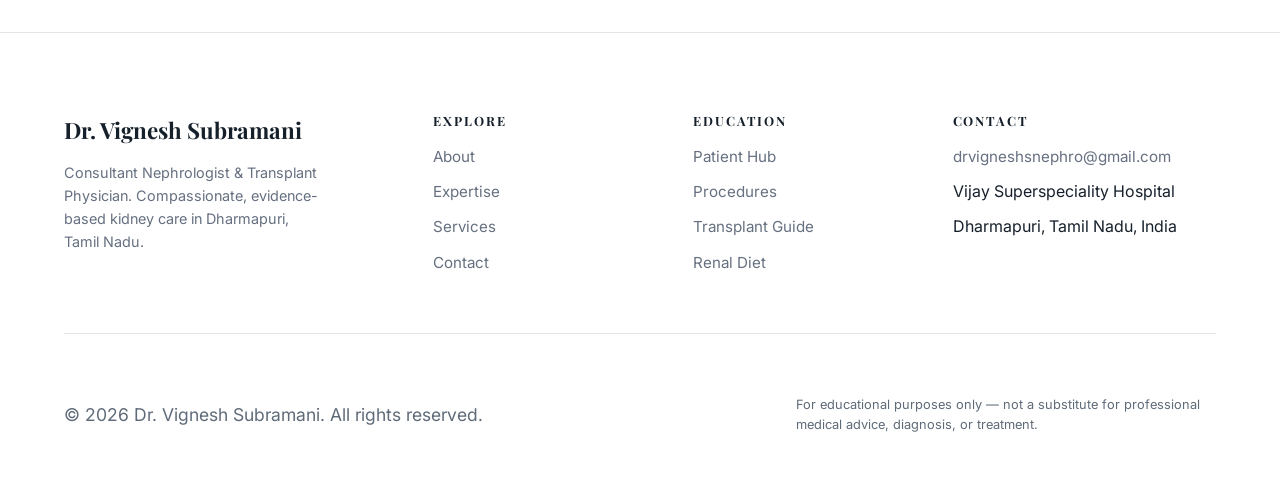
<file: articles/dialysis-life.html>
<!DOCTYPE html>
<html lang="en">

<head>
    <meta charset="UTF-8">
    <meta name="viewport" content="width=device-width, initial-scale=1.0">
    <title>Living Well on Dialysis | Dr. Vignesh Subramani</title>
    <meta name="description"
        content="A practical guide to life on dialysis: hemodialysis vs peritoneal dialysis, what a session feels like, diet, fluid limits, travel and staying active.">
    <link rel="canonical" href="https://nephrofoundation.com/articles/dialysis-life.html">
    <link rel="icon" href="../nephro-logo.ico" type="image/x-icon">
    <link rel="preconnect" href="https://fonts.googleapis.com">
    <link rel="preconnect" href="https://fonts.gstatic.com" crossorigin>
    <link
        href="https://fonts.googleapis.com/css2?family=Inter:wght@400;500;600;700&family=Playfair+Display:wght@500;600;700&display=swap"
        rel="stylesheet">
    <link rel="stylesheet" href="../css/style.css">
    <script type="application/ld+json">
    {
      "@context": "https://schema.org",
      "@type": "MedicalWebPage",
      "name": "Living Well on Dialysis",
      "about": "Dialysis for kidney failure",
      "author": { "@type": "Physician", "name": "Dr. Vignesh Subramani", "medicalSpecialty": "Nephrology" }
    }
    </script>
</head>

<body>
    <header id="header">
        <nav class="container" aria-label="Main navigation">
            <a href="../Index.html" class="logo">
                Dr. Vignesh Subramani
                <span>Nephrology &amp; Transplantation</span>
            </a>
            <button class="mobile-toggle" aria-label="Toggle menu" aria-expanded="false">
                <svg viewBox="0 0 24 24" width="28" height="28" stroke="currentColor" stroke-width="2" fill="none"><path d="M3 12h18M3 6h18M3 18h18"/></svg>
            </button>
            <ul class="nav-links">
                <li><a href="../Index.html#about">About</a></li>
                <li><a href="../Index.html#expertise">Expertise</a></li>
                <li><a href="../Index.html#services">Services</a></li>
                <li><a href="../education.html" class="active">Education</a></li>
                <li><a href="../Index.html#contact">Contact</a></li>
                <li><a href="../Index.html#contact" class="btn-nav">Book Appointment</a></li>
            </ul>
        </nav>
    </header>

    <main>
        <section class="article-hero">
            <div class="container">
                <span class="eyebrow">Treatments</span>
                <h1>Living Well on Dialysis</h1>
                <p style="max-width:640px;margin:0 auto;color:var(--text-muted)">Dialysis replaces the cleaning work of
                    failed kidneys. With the right routine, many people continue to work, travel and enjoy life.</p>
            </div>
        </section>

        <div class="container">
            <article class="content-wrapper">
                <nav class="breadcrumbs" aria-label="Breadcrumb">
                    <a href="../Index.html">Home</a><span>/</span><a href="../education.html">Education</a><span>/</span>Living Well on Dialysis
                </nav>

                <p class="lead">When kidney function falls to around 10&ndash;15% (kidney failure), the body can no longer
                    remove enough waste and fluid on its own. Dialysis takes over that job. There are two main types, and
                    the best choice depends on your health, lifestyle and preferences.</p>

                <h2>The two main types of dialysis</h2>
                <div class="info-grid">
                    <div class="faq-box">
                        <h4>Hemodialysis (HD)</h4>
                        <p>Blood is gently pumped through a machine with an artificial filter and returned to the body.
                            Usually done 3 times a week, about 4 hours per session, at a dialysis centre (or at home in
                            some programmes).</p>
                    </div>
                    <div class="faq-box">
                        <h4>Peritoneal Dialysis (PD)</h4>
                        <p>Uses the lining of your own abdomen as a natural filter. A cleansing fluid flows in and out
                            through a soft tube. It is done at home, daily, and offers more independence and flexibility.</p>
                    </div>
                </div>

                <h2>What does a session feel like?</h2>
                <p>During hemodialysis you sit or recline comfortably &mdash; many people read, watch shows, or nap. Two
                    needles connect your access (usually an AV fistula in the arm) to the machine. Most sessions are
                    painless, though some feel tired afterwards. Peritoneal dialysis is needle-free and can often be done
                    overnight while you sleep.</p>

                <div class="video-embed">
                    <!-- To add a video, replace this placeholder with:
                         <iframe src="https://www.youtube-nocookie.com/embed/VIDEO_ID" title="How hemodialysis works" allowfullscreen loading="lazy"></iframe> -->
                    <div style="position:absolute;inset:0;display:flex;flex-direction:column;align-items:center;justify-content:center;color:var(--text-muted);text-align:center;padding:1rem;">
                        <svg viewBox="0 0 24 24" width="48" height="48" fill="none" stroke="currentColor" stroke-width="1.5"><circle cx="12" cy="12" r="10"/><path d="M10 8l6 4-6 4z"/></svg>
                        <p style="margin-top:0.75rem;">Video explainer coming soon</p>
                    </div>
                </div>
                <p class="video-caption">A look inside a hemodialysis session.</p>

                <h2>Diet and fluid on dialysis</h2>
                <p>Because dialysis only partly replaces kidney function, what you eat and drink between sessions matters.
                    Your dietitian will personalise your plan, but common themes are:</p>
                <ul>
                    <li><strong>Fluid limits</strong> to avoid excess fluid building up between sessions</li>
                    <li><strong>Potassium and phosphorus control</strong> to protect your heart and bones</li>
                    <li><strong>Adequate protein</strong>, as dialysis removes some protein (especially in PD)</li>
                    <li><strong>Lower salt</strong>, which also helps control thirst</li>
                </ul>

                <div class="callout">
                    <h3>Protect your access</h3>
                    <p>Your fistula or catheter is your lifeline. Keep it clean, avoid blood-pressure cuffs or blood
                        draws on a fistula arm, and report redness, swelling or reduced "buzz" (thrill) immediately.</p>
                </div>

                <h2>Can I still travel and work?</h2>
                <p>Yes. Many people on dialysis continue working and take holidays &mdash; hemodialysis units worldwide
                    accept visiting patients, and home PD supplies can be delivered to your destination. Planning ahead
                    with your team makes it smooth.</p>

                <div class="callout warning">
                    <h3>Dialysis is one option, not the only one</h3>
                    <p>For suitable patients, a kidney transplant offers the best long-term quality of life. Ask your
                        nephrologist whether transplant assessment is right for you &mdash; see our
                        <a href="transplant-guide.html">transplant guide</a>.</p>
                </div>

                <div class="references">
                    <h3>References &amp; Further Reading</h3>
                    <ol>
                        <li>National Kidney Foundation. "Dialysis." <a href="https://www.kidney.org/atoz/content/dialysisinfo" target="_blank" rel="noopener noreferrer">kidney.org</a></li>
                        <li>NIDDK, National Institutes of Health. "Kidney Failure: Choosing a Treatment." <a href="https://www.niddk.nih.gov/health-information/kidney-disease/kidney-failure" target="_blank" rel="noopener noreferrer">niddk.nih.gov</a></li>
                        <li>National Kidney Foundation. "Hemodialysis" and "Peritoneal Dialysis." <a href="https://www.kidney.org/atoz/content/hemodialysis" target="_blank" rel="noopener noreferrer">kidney.org</a></li>
                    </ol>
                </div>

                <p class="medical-disclaimer">This article is for general education only and does not replace personalised
                    medical advice. Your dialysis plan should be guided by your nephrology team.</p>

                <div style="text-align:center;margin-top:2.5rem;">
                    <a href="../Index.html#contact" class="btn btn-primary">Discuss Your Options</a>
                </div>
            </article>
        </div>
    </main>

    <footer>
        <div class="container">
            <div class="footer-grid">
                <div class="footer-brand">
                    <span class="brand-name">Dr. Vignesh Subramani</span>
                    <p>Consultant Nephrologist &amp; Transplant Physician. Compassionate, evidence-based kidney care in Dharmapuri, Tamil Nadu.</p>
                </div>
                <div class="footer-col">
                    <h4>Explore</h4>
                    <ul>
                        <li><a href="../Index.html#about">About</a></li>
                        <li><a href="../Index.html#expertise">Expertise</a></li>
                        <li><a href="../Index.html#services">Services</a></li>
                        <li><a href="../Index.html#contact">Contact</a></li>
                    </ul>
                </div>
                <div class="footer-col">
                    <h4>Education</h4>
                    <ul>
                        <li><a href="../education.html">Patient Hub</a></li>
                        <li><a href="procedures.html">Procedures</a></li>
                        <li><a href="transplant-guide.html">Transplant Guide</a></li>
                        <li><a href="diet-nutrition.html">Renal Diet</a></li>
                    </ul>
                </div>
                <div class="footer-col">
                    <h4>Contact</h4>
                    <ul>
                        <li><a href="mailto:drvigneshsnephro@gmail.com">drvigneshsnephro@gmail.com</a></li>
                        <li>Vijay Superspeciality Hospital</li>
                        <li>Dharmapuri, Tamil Nadu, India</li>
                    </ul>
                </div>
            </div>
            <div class="footer-bottom">
                <p>&copy; <span data-year>2026</span> Dr. Vignesh Subramani. All rights reserved.</p>
                <p style="color: var(--secondary); font-size: 0.8rem; max-width: 420px;">For educational purposes only &mdash; not a substitute for professional medical advice, diagnosis, or treatment.</p>
            </div>
        </div>
    </footer>

    <script src="../js/main.js" defer></script>
</body>

</html>
</file>
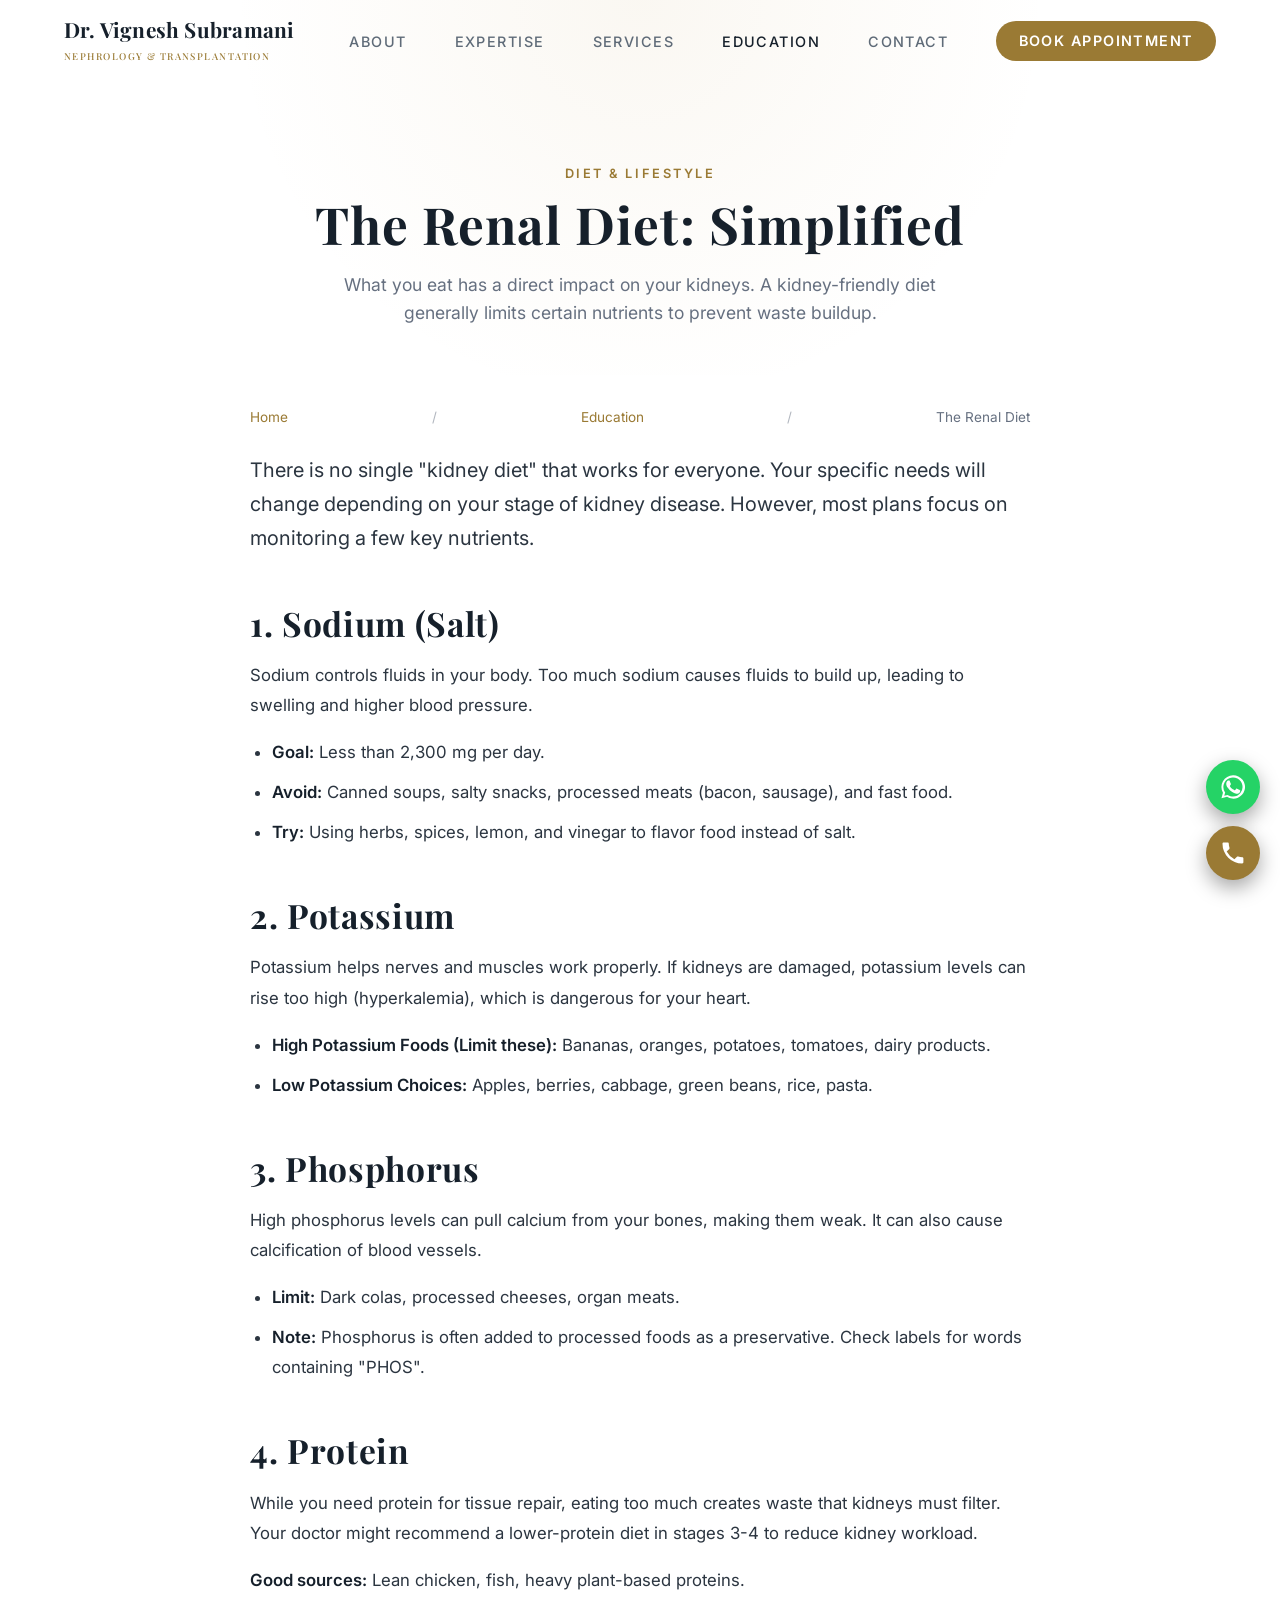
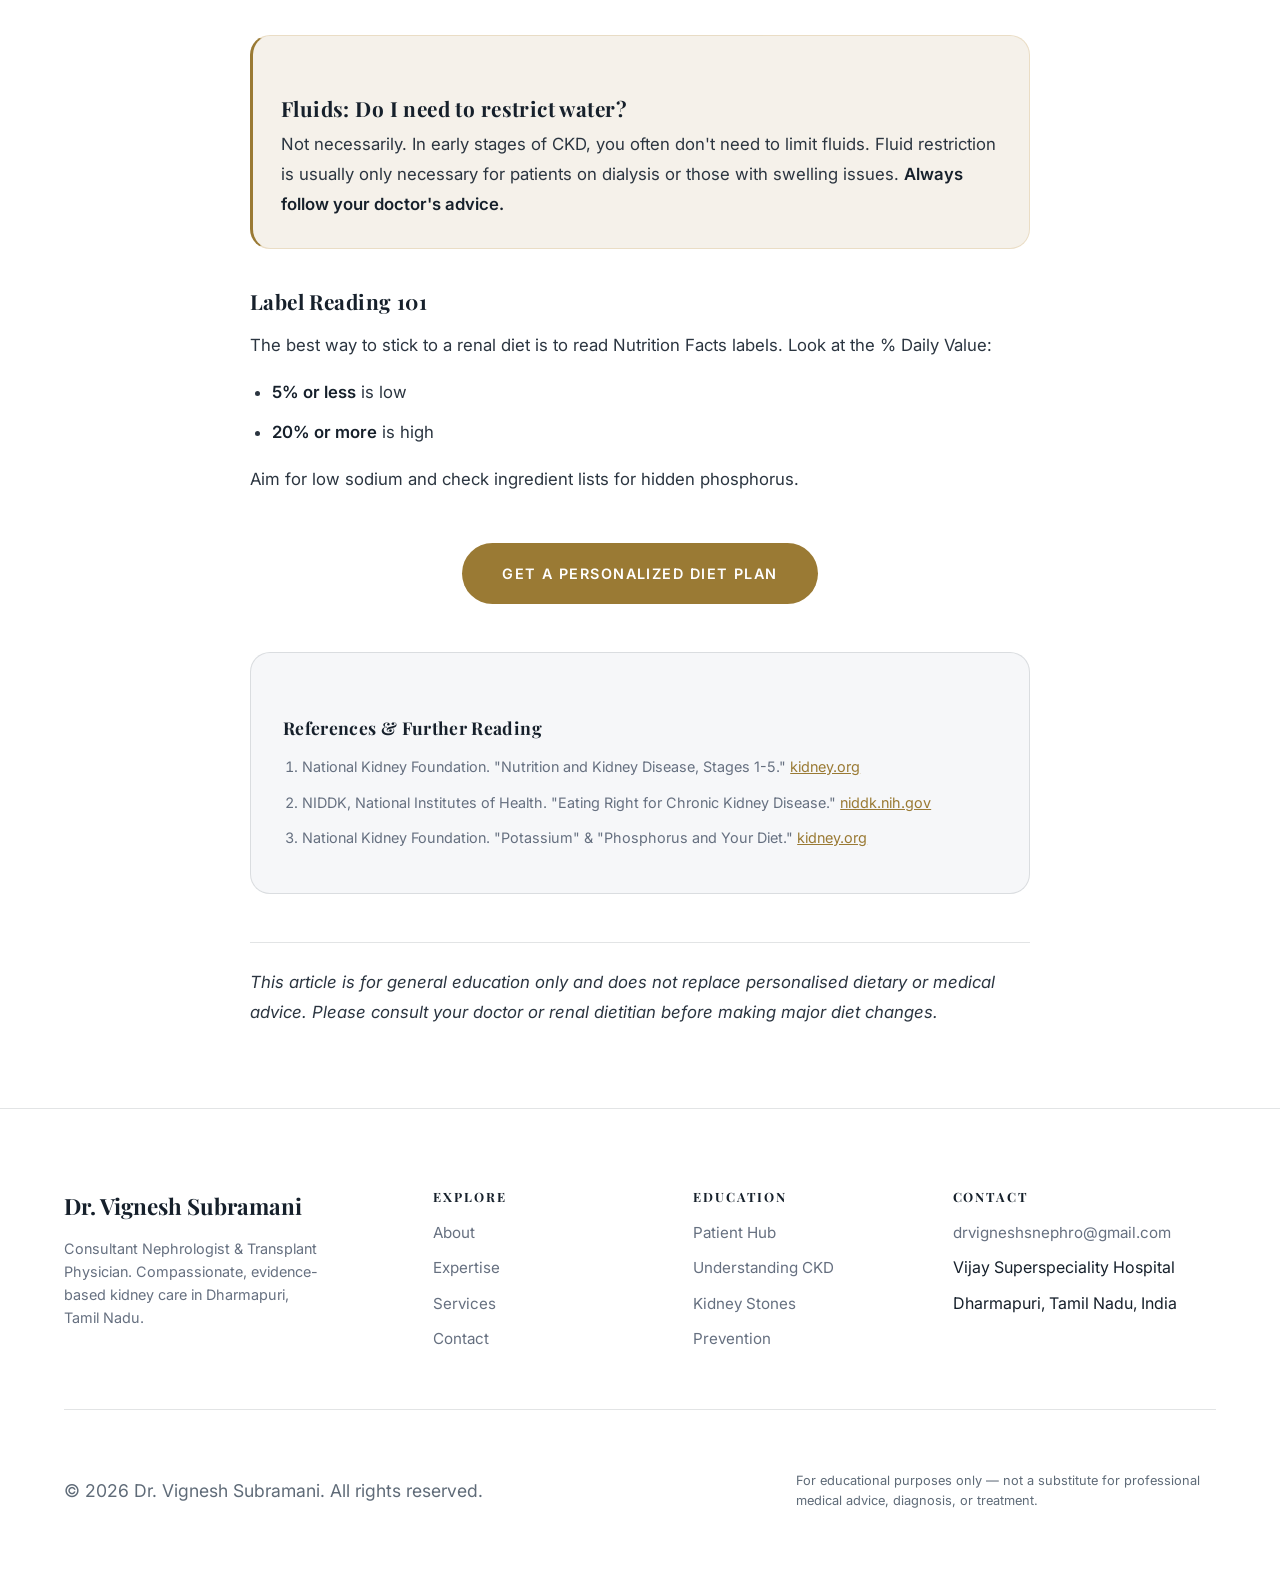
<file: articles/diet-nutrition.html>
<!DOCTYPE html>
<html lang="en">

<head>
    <meta charset="UTF-8">
    <meta name="viewport" content="width=device-width, initial-scale=1.0">
    <title>The Renal Diet Basics | Dr. Vignesh Subramani</title>
    <meta name="description"
        content="Simple guide to the kidney-friendly diet. Learn about sodium, potassium, and phosphorus management for kidney health.">
    <link rel="canonical" href="https://nephrofoundation.com/articles/diet-nutrition.html">
    <link rel="icon" href="../nephro-logo.ico" type="image/x-icon">
    <link rel="preconnect" href="https://fonts.googleapis.com">
    <link rel="preconnect" href="https://fonts.gstatic.com" crossorigin>
    <link
        href="https://fonts.googleapis.com/css2?family=Inter:wght@400;500;600;700&family=Playfair+Display:wght@500;600;700&display=swap"
        rel="stylesheet">
    <link rel="stylesheet" href="../css/style.css">

</head>

<body>
    <header id="header">
        <nav class="container" aria-label="Main navigation">
            <a href="../Index.html" class="logo">
                Dr. Vignesh Subramani
                <span>Nephrology &amp; Transplantation</span>
            </a>
            <button class="mobile-toggle" aria-label="Toggle menu" aria-expanded="false">
                <svg viewBox="0 0 24 24" width="28" height="28" stroke="currentColor" stroke-width="2" fill="none"><path d="M3 12h18M3 6h18M3 18h18"/></svg>
            </button>
            <ul class="nav-links">
                <li><a href="../Index.html#about">About</a></li>
                <li><a href="../Index.html#expertise">Expertise</a></li>
                <li><a href="../Index.html#services">Services</a></li>
                <li><a href="../education.html" class="active">Education</a></li>
                <li><a href="../Index.html#contact">Contact</a></li>
                <li><a href="../Index.html#contact" class="btn-nav">Book Appointment</a></li>
            </ul>
        </nav>
    </header>

    <main>
        <section class="article-hero">
            <div class="container">
                <span class="eyebrow">Diet &amp; Lifestyle</span>
                <h1>The Renal Diet: Simplified</h1>
                <p style="color:var(--text-muted); max-width:600px; margin:0 auto;">What you eat has a direct impact on
                    your kidneys. A kidney-friendly diet generally limits certain nutrients to prevent waste buildup.
                </p>
            </div>
        </section>

        <div class="container">
            <article class="content-wrapper">
                <nav class="breadcrumbs" aria-label="Breadcrumb">
                    <a href="../Index.html">Home</a><span>/</span><a href="../education.html">Education</a><span>/</span>The Renal Diet
                </nav>
                <p class="lead">There is no single "kidney
                    diet" that works for everyone. Your specific needs will change depending on your stage of kidney
                    disease. However, most plans focus on monitoring a few key nutrients.</p>

                <h2>1. Sodium (Salt)</h2>
                <p>Sodium controls fluids in your body. Too much sodium causes fluids to build up, leading to swelling
                    and higher blood pressure.</p>
                <ul>
                    <li><strong>Goal:</strong> Less than 2,300 mg per day.</li>
                    <li><strong>Avoid:</strong> Canned soups, salty snacks, processed meats (bacon, sausage), and fast
                        food.</li>
                    <li><strong>Try:</strong> Using herbs, spices, lemon, and vinegar to flavor food instead of salt.
                    </li>
                </ul>

                <h2>2. Potassium</h2>
                <p>Potassium helps nerves and muscles work properly. If kidneys are damaged, potassium levels can rise
                    too high (hyperkalemia), which is dangerous for your heart.</p>
                <ul>
                    <li><strong>High Potassium Foods (Limit these):</strong> Bananas, oranges, potatoes, tomatoes, dairy
                        products.</li>
                    <li><strong>Low Potassium Choices:</strong> Apples, berries, cabbage, green beans, rice, pasta.</li>
                </ul>

                <h2>3. Phosphorus</h2>
                <p>High phosphorus levels can pull calcium from your bones, making them weak. It can also cause
                    calcification of blood vessels.</p>
                <ul>
                    <li><strong>Limit:</strong> Dark colas, processed cheeses, organ meats.</li>
                    <li><strong>Note:</strong> Phosphorus is often added to processed foods as a preservative. Check
                        labels for words containing "PHOS".</li>
                </ul>

                <h2>4. Protein</h2>
                <p>While you need protein for tissue repair, eating too much creates waste that kidneys must filter.
                    Your doctor might recommend a lower-protein diet in stages 3-4 to reduce kidney workload.</p>
                <p><strong>Good sources:</strong> Lean chicken, fish, heavy plant-based proteins.</p>

                <div class="highlight-box">
                    <h3>Fluids: Do I need to restrict water?</h3>
                    <p>Not necessarily. In early stages of CKD, you often don't need to limit fluids. Fluid restriction
                        is usually only necessary for patients on dialysis or those with swelling issues. <strong>Always
                            follow your doctor's advice.</strong></p>
                </div>

                <h3 style="margin-top:2rem;">Label Reading 101</h3>
                <p>The best way to stick to a renal diet is to read Nutrition Facts labels. Look at the % Daily Value:
                </p>
                <ul>
                    <li><strong>5% or less</strong> is low</li>
                    <li><strong>20% or more</strong> is high</li>
                </ul>
                <p>Aim for low sodium and check ingredient lists for hidden phosphorus.</p>

                <div style="margin-top:3rem;text-align:center;">
                    <a href="../Index.html#contact" class="btn btn-primary">Get a Personalized Diet Plan</a>
                </div>

                <div class="references">
                    <h3>References &amp; Further Reading</h3>
                    <ol>
                        <li>National Kidney Foundation. "Nutrition and Kidney Disease, Stages 1-5." <a href="https://www.kidney.org/atoz/content/nutrikidfail_stage1-4" target="_blank" rel="noopener noreferrer">kidney.org</a></li>
                        <li>NIDDK, National Institutes of Health. "Eating Right for Chronic Kidney Disease." <a href="https://www.niddk.nih.gov/health-information/kidney-disease/chronic-kidney-disease-ckd/eating-nutrition" target="_blank" rel="noopener noreferrer">niddk.nih.gov</a></li>
                        <li>National Kidney Foundation. "Potassium" &amp; "Phosphorus and Your Diet." <a href="https://www.kidney.org/atoz/content/potassium" target="_blank" rel="noopener noreferrer">kidney.org</a></li>
                    </ol>
                </div>

                <p class="medical-disclaimer">This article is for general education only and does not replace personalised
                    dietary or medical advice. Please consult your doctor or renal dietitian before making major diet changes.</p>
            </article>
        </div>
    </main>

    <footer>
        <div class="container">
            <div class="footer-grid">
                <div class="footer-brand">
                    <span class="brand-name">Dr. Vignesh Subramani</span>
                    <p>Consultant Nephrologist &amp; Transplant Physician. Compassionate, evidence-based kidney care in Dharmapuri, Tamil Nadu.</p>
                </div>
                <div class="footer-col">
                    <h4>Explore</h4>
                    <ul>
                        <li><a href="../Index.html#about">About</a></li>
                        <li><a href="../Index.html#expertise">Expertise</a></li>
                        <li><a href="../Index.html#services">Services</a></li>
                        <li><a href="../Index.html#contact">Contact</a></li>
                    </ul>
                </div>
                <div class="footer-col">
                    <h4>Education</h4>
                    <ul>
                        <li><a href="../education.html">Patient Hub</a></li>
                        <li><a href="ckd-guide.html">Understanding CKD</a></li>
                        <li><a href="kidney-stones.html">Kidney Stones</a></li>
                        <li><a href="prevention.html">Prevention</a></li>
                    </ul>
                </div>
                <div class="footer-col">
                    <h4>Contact</h4>
                    <ul>
                        <li><a href="mailto:drvigneshsnephro@gmail.com">drvigneshsnephro@gmail.com</a></li>
                        <li>Vijay Superspeciality Hospital</li>
                        <li>Dharmapuri, Tamil Nadu, India</li>
                    </ul>
                </div>
            </div>
            <div class="footer-bottom">
                <p>&copy; <span data-year>2026</span> Dr. Vignesh Subramani. All rights reserved.</p>
                <p style="color: var(--secondary); font-size: 0.8rem; max-width: 420px;">For educational purposes only &mdash; not a substitute for professional medical advice, diagnosis, or treatment.</p>
            </div>
        </div>
    </footer>

    <script src="../js/main.js" defer></script>
</body>

</html>
</file>
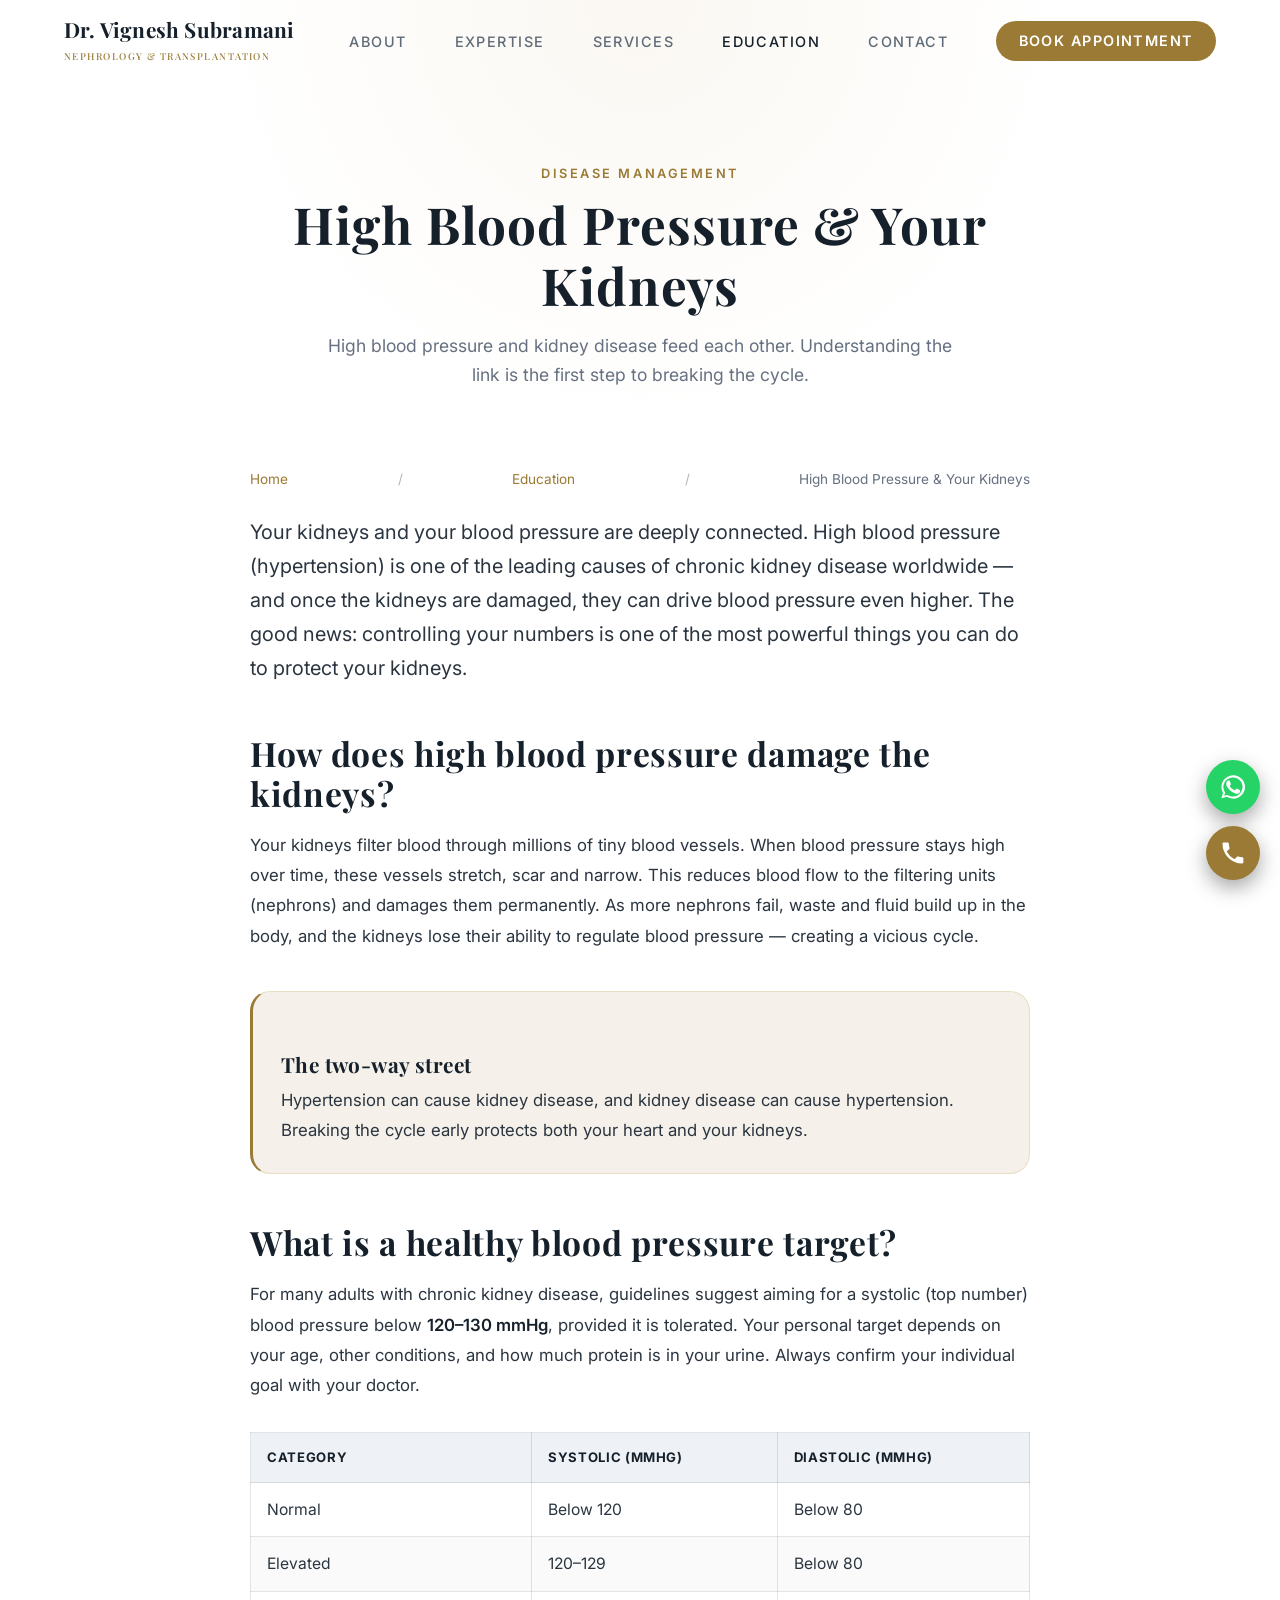
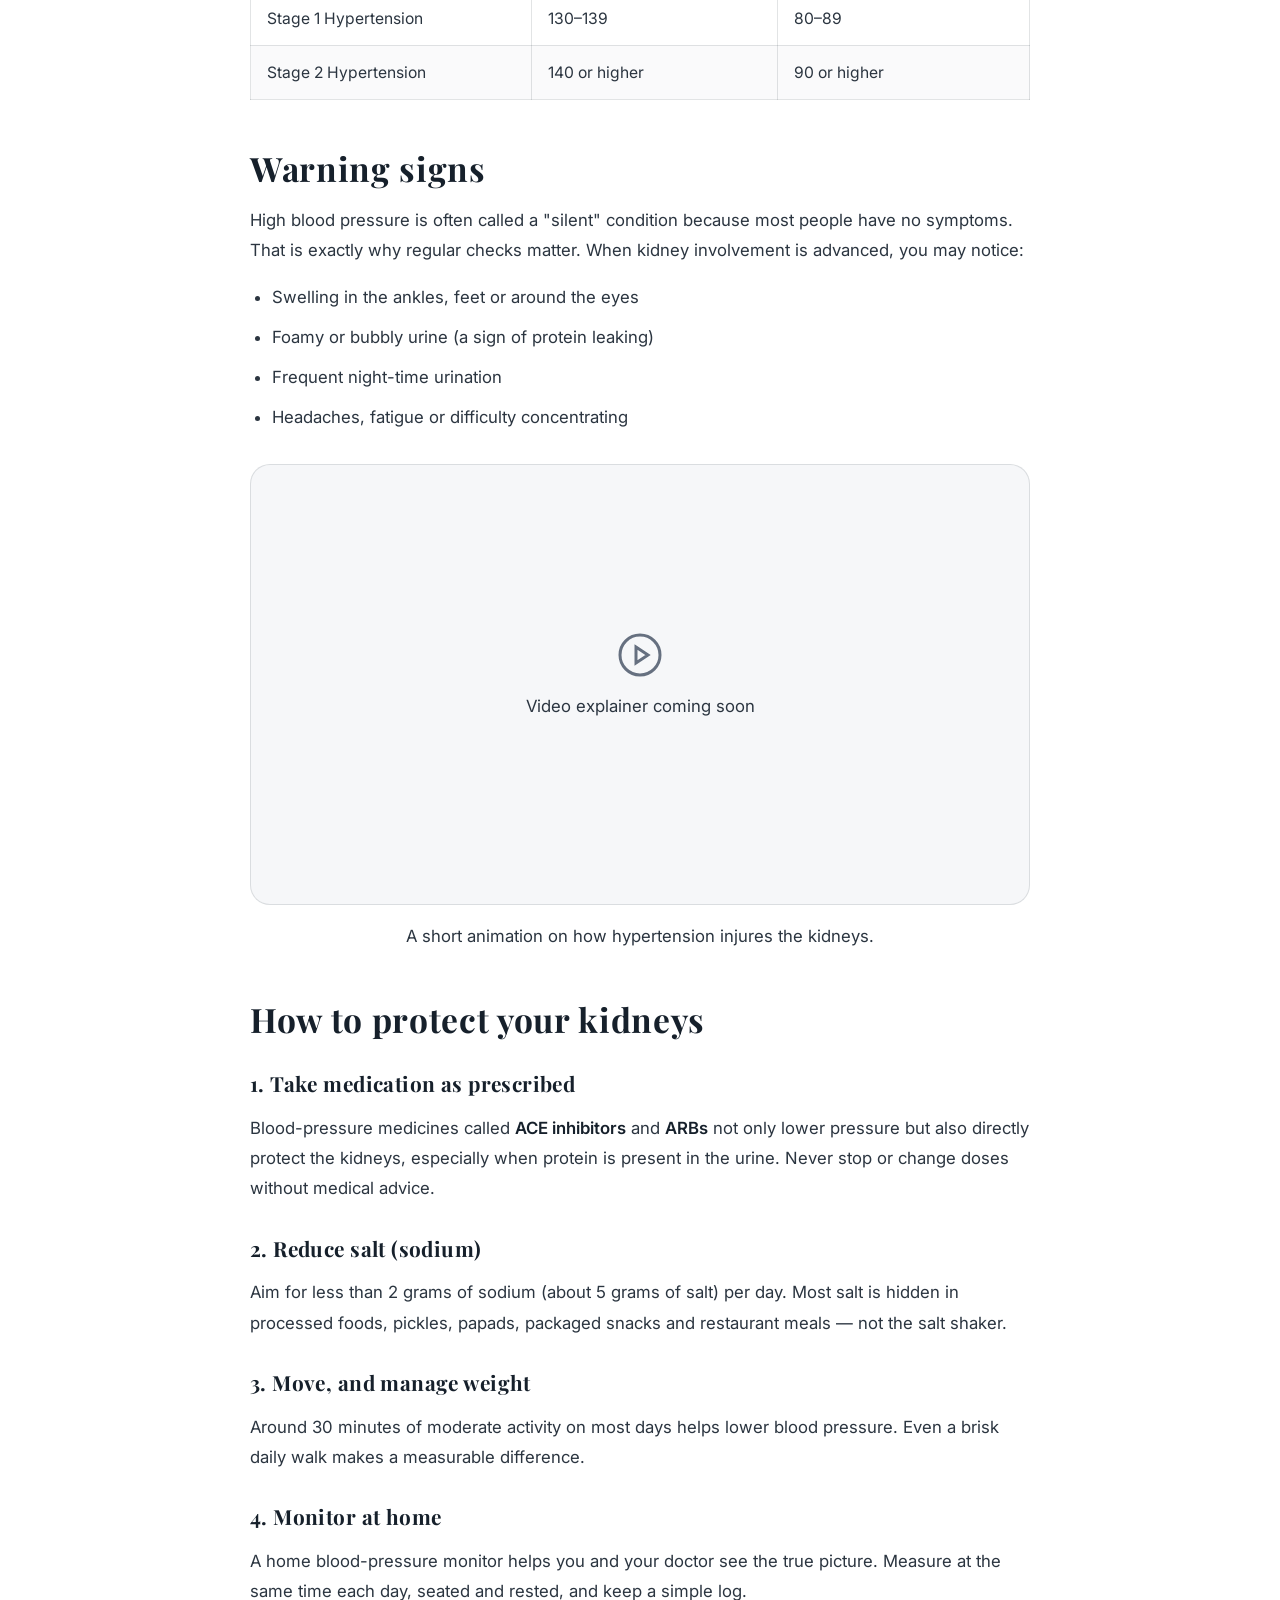
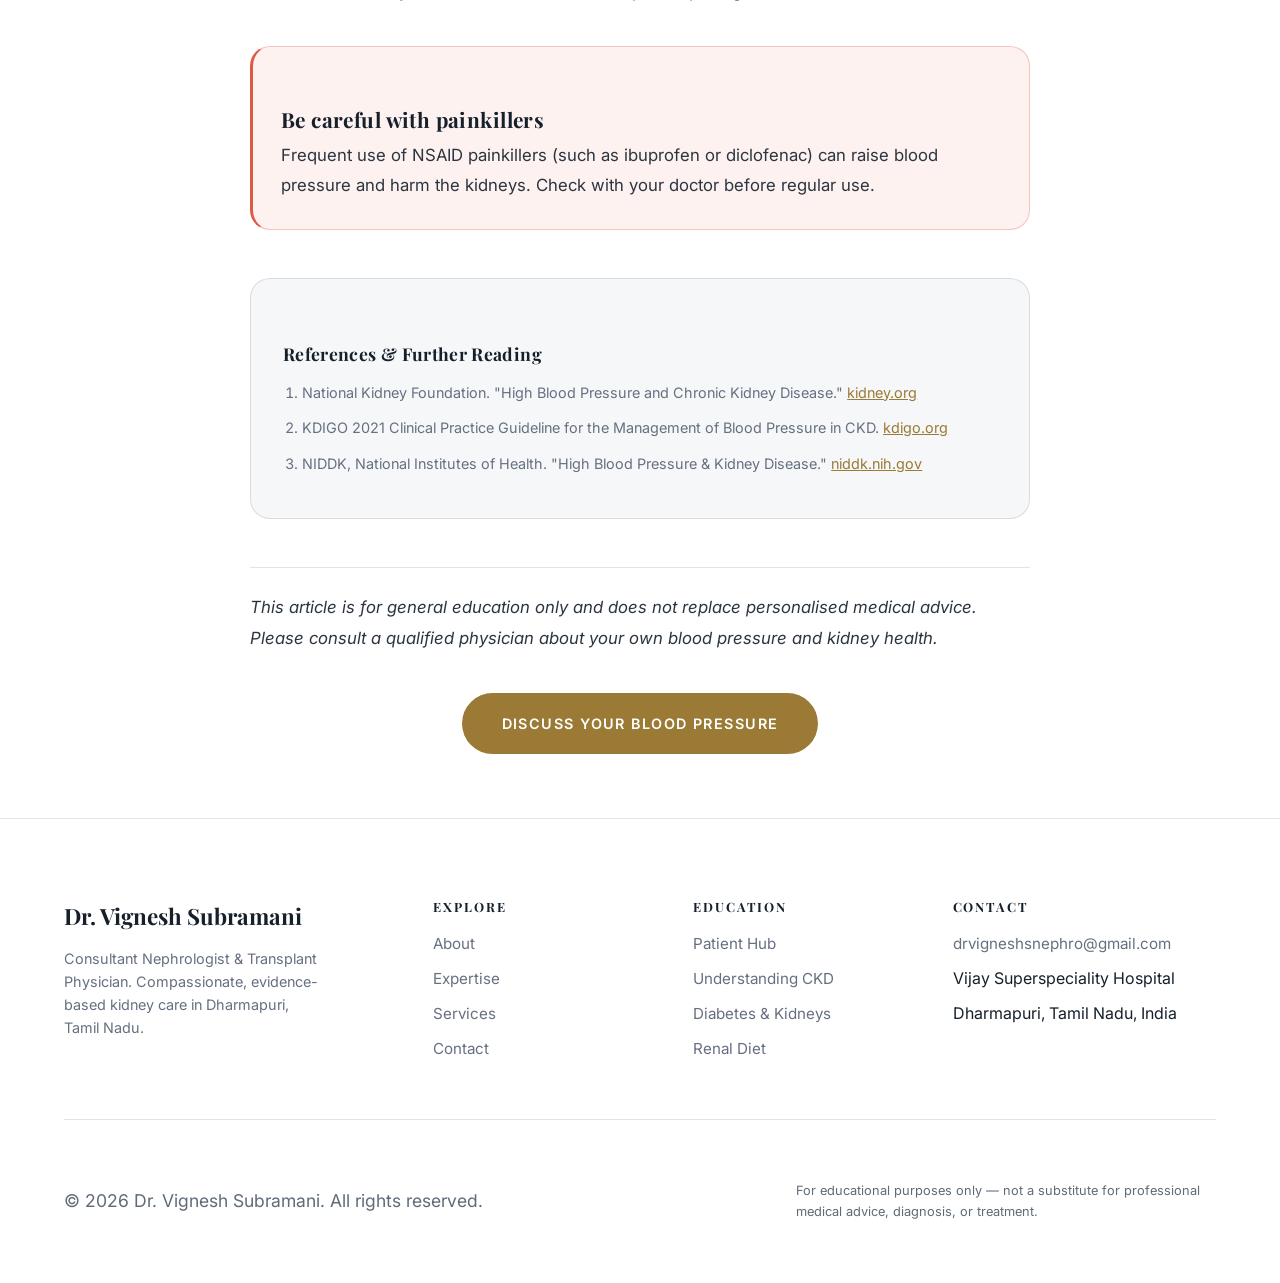
<file: articles/hypertension.html>
<!DOCTYPE html>
<html lang="en">

<head>
    <meta charset="UTF-8">
    <meta name="viewport" content="width=device-width, initial-scale=1.0">
    <title>High Blood Pressure & Your Kidneys | Dr. Vignesh Subramani</title>
    <meta name="description"
        content="How high blood pressure damages the kidneys and how kidney disease raises blood pressure. Learn targets, treatment, and lifestyle steps to protect renal function.">
    <link rel="canonical" href="https://nephrofoundation.com/articles/hypertension.html">
    <link rel="icon" href="../nephro-logo.ico" type="image/x-icon">
    <link rel="preconnect" href="https://fonts.googleapis.com">
    <link rel="preconnect" href="https://fonts.gstatic.com" crossorigin>
    <link
        href="https://fonts.googleapis.com/css2?family=Inter:wght@400;500;600;700&family=Playfair+Display:wght@500;600;700&display=swap"
        rel="stylesheet">
    <link rel="stylesheet" href="../css/style.css">
    <script type="application/ld+json">
    {
      "@context": "https://schema.org",
      "@type": "MedicalWebPage",
      "name": "High Blood Pressure & Your Kidneys",
      "about": "Hypertensive kidney disease",
      "author": { "@type": "Physician", "name": "Dr. Vignesh Subramani", "medicalSpecialty": "Nephrology" },
      "reviewedBy": { "@type": "Physician", "name": "Dr. Vignesh Subramani" }
    }
    </script>
</head>

<body>
    <header id="header">
        <nav class="container" aria-label="Main navigation">
            <a href="../Index.html" class="logo">
                Dr. Vignesh Subramani
                <span>Nephrology &amp; Transplantation</span>
            </a>
            <button class="mobile-toggle" aria-label="Toggle menu" aria-expanded="false">
                <svg viewBox="0 0 24 24" width="28" height="28" stroke="currentColor" stroke-width="2" fill="none"><path d="M3 12h18M3 6h18M3 18h18"/></svg>
            </button>
            <ul class="nav-links">
                <li><a href="../Index.html#about">About</a></li>
                <li><a href="../Index.html#expertise">Expertise</a></li>
                <li><a href="../Index.html#services">Services</a></li>
                <li><a href="../education.html" class="active">Education</a></li>
                <li><a href="../Index.html#contact">Contact</a></li>
                <li><a href="../Index.html#contact" class="btn-nav">Book Appointment</a></li>
            </ul>
        </nav>
    </header>

    <main>
        <section class="article-hero">
            <div class="container">
                <span class="eyebrow">Disease Management</span>
                <h1>High Blood Pressure &amp; Your Kidneys</h1>
                <p style="max-width:640px;margin:0 auto;color:var(--text-muted)">High blood pressure and kidney disease
                    feed each other. Understanding the link is the first step to breaking the cycle.</p>
            </div>
        </section>

        <div class="container">
            <article class="content-wrapper">
                <nav class="breadcrumbs" aria-label="Breadcrumb">
                    <a href="../Index.html">Home</a><span>/</span><a href="../education.html">Education</a><span>/</span>High Blood Pressure &amp; Your Kidneys
                </nav>

                <p class="lead">Your kidneys and your blood pressure are deeply connected. High blood pressure
                    (hypertension) is one of the leading causes of chronic kidney disease worldwide &mdash; and once the
                    kidneys are damaged, they can drive blood pressure even higher. The good news: controlling your
                    numbers is one of the most powerful things you can do to protect your kidneys.</p>

                <h2>How does high blood pressure damage the kidneys?</h2>
                <p>Your kidneys filter blood through millions of tiny blood vessels. When blood pressure stays high over
                    time, these vessels stretch, scar and narrow. This reduces blood flow to the filtering units
                    (nephrons) and damages them permanently. As more nephrons fail, waste and fluid build up in the
                    body, and the kidneys lose their ability to regulate blood pressure &mdash; creating a vicious
                    cycle.</p>

                <div class="callout">
                    <h3>The two-way street</h3>
                    <p>Hypertension can cause kidney disease, and kidney disease can cause hypertension. Breaking the
                        cycle early protects both your heart and your kidneys.</p>
                </div>

                <h2>What is a healthy blood pressure target?</h2>
                <p>For many adults with chronic kidney disease, guidelines suggest aiming for a systolic (top number)
                    blood pressure below <strong>120&ndash;130 mmHg</strong>, provided it is tolerated. Your personal
                    target depends on your age, other conditions, and how much protein is in your urine. Always confirm
                    your individual goal with your doctor.</p>

                <div class="data-table-wrap">
                    <table class="data-table">
                        <thead>
                            <tr>
                                <th>Category</th>
                                <th>Systolic (mmHg)</th>
                                <th>Diastolic (mmHg)</th>
                            </tr>
                        </thead>
                        <tbody>
                            <tr><td>Normal</td><td>Below 120</td><td>Below 80</td></tr>
                            <tr><td>Elevated</td><td>120&ndash;129</td><td>Below 80</td></tr>
                            <tr><td>Stage 1 Hypertension</td><td>130&ndash;139</td><td>80&ndash;89</td></tr>
                            <tr><td>Stage 2 Hypertension</td><td>140 or higher</td><td>90 or higher</td></tr>
                        </tbody>
                    </table>
                </div>

                <h2>Warning signs</h2>
                <p>High blood pressure is often called a "silent" condition because most people have no symptoms. That is
                    exactly why regular checks matter. When kidney involvement is advanced, you may notice:</p>
                <ul>
                    <li>Swelling in the ankles, feet or around the eyes</li>
                    <li>Foamy or bubbly urine (a sign of protein leaking)</li>
                    <li>Frequent night-time urination</li>
                    <li>Headaches, fatigue or difficulty concentrating</li>
                </ul>

                <div class="video-embed">
                    <!-- To add a video, replace this placeholder with:
                         <iframe src="https://www.youtube-nocookie.com/embed/VIDEO_ID" title="How high blood pressure affects the kidneys" allowfullscreen loading="lazy"></iframe> -->
                    <div style="position:absolute;inset:0;display:flex;flex-direction:column;align-items:center;justify-content:center;color:var(--text-muted);text-align:center;padding:1rem;">
                        <svg viewBox="0 0 24 24" width="48" height="48" fill="none" stroke="currentColor" stroke-width="1.5"><circle cx="12" cy="12" r="10"/><path d="M10 8l6 4-6 4z"/></svg>
                        <p style="margin-top:0.75rem;">Video explainer coming soon</p>
                    </div>
                </div>
                <p class="video-caption">A short animation on how hypertension injures the kidneys.</p>

                <h2>How to protect your kidneys</h2>
                <h3>1. Take medication as prescribed</h3>
                <p>Blood-pressure medicines called <strong>ACE inhibitors</strong> and <strong>ARBs</strong> not only
                    lower pressure but also directly protect the kidneys, especially when protein is present in the
                    urine. Never stop or change doses without medical advice.</p>

                <h3>2. Reduce salt (sodium)</h3>
                <p>Aim for less than 2 grams of sodium (about 5 grams of salt) per day. Most salt is hidden in processed
                    foods, pickles, papads, packaged snacks and restaurant meals &mdash; not the salt shaker.</p>

                <h3>3. Move, and manage weight</h3>
                <p>Around 30 minutes of moderate activity on most days helps lower blood pressure. Even a brisk daily
                    walk makes a measurable difference.</p>

                <h3>4. Monitor at home</h3>
                <p>A home blood-pressure monitor helps you and your doctor see the true picture. Measure at the same time
                    each day, seated and rested, and keep a simple log.</p>

                <div class="callout warning">
                    <h3>Be careful with painkillers</h3>
                    <p>Frequent use of NSAID painkillers (such as ibuprofen or diclofenac) can raise blood pressure and
                        harm the kidneys. Check with your doctor before regular use.</p>
                </div>

                <div class="references">
                    <h3>References &amp; Further Reading</h3>
                    <ol>
                        <li>National Kidney Foundation. "High Blood Pressure and Chronic Kidney Disease." <a href="https://www.kidney.org/kidney-topics/high-blood-pressure-hypertension" target="_blank" rel="noopener noreferrer">kidney.org</a></li>
                        <li>KDIGO 2021 Clinical Practice Guideline for the Management of Blood Pressure in CKD. <a href="https://kdigo.org/guidelines/blood-pressure-in-ckd/" target="_blank" rel="noopener noreferrer">kdigo.org</a></li>
                        <li>NIDDK, National Institutes of Health. "High Blood Pressure &amp; Kidney Disease." <a href="https://www.niddk.nih.gov/health-information/kidney-disease/high-blood-pressure" target="_blank" rel="noopener noreferrer">niddk.nih.gov</a></li>
                    </ol>
                </div>

                <p class="medical-disclaimer">This article is for general education only and does not replace personalised
                    medical advice. Please consult a qualified physician about your own blood pressure and kidney health.</p>

                <div style="text-align:center;margin-top:2.5rem;">
                    <a href="../Index.html#contact" class="btn btn-primary">Discuss Your Blood Pressure</a>
                </div>
            </article>
        </div>
    </main>

    <footer>
        <div class="container">
            <div class="footer-grid">
                <div class="footer-brand">
                    <span class="brand-name">Dr. Vignesh Subramani</span>
                    <p>Consultant Nephrologist &amp; Transplant Physician. Compassionate, evidence-based kidney care in Dharmapuri, Tamil Nadu.</p>
                </div>
                <div class="footer-col">
                    <h4>Explore</h4>
                    <ul>
                        <li><a href="../Index.html#about">About</a></li>
                        <li><a href="../Index.html#expertise">Expertise</a></li>
                        <li><a href="../Index.html#services">Services</a></li>
                        <li><a href="../Index.html#contact">Contact</a></li>
                    </ul>
                </div>
                <div class="footer-col">
                    <h4>Education</h4>
                    <ul>
                        <li><a href="../education.html">Patient Hub</a></li>
                        <li><a href="ckd-guide.html">Understanding CKD</a></li>
                        <li><a href="diabetes.html">Diabetes &amp; Kidneys</a></li>
                        <li><a href="diet-nutrition.html">Renal Diet</a></li>
                    </ul>
                </div>
                <div class="footer-col">
                    <h4>Contact</h4>
                    <ul>
                        <li><a href="mailto:drvigneshsnephro@gmail.com">drvigneshsnephro@gmail.com</a></li>
                        <li>Vijay Superspeciality Hospital</li>
                        <li>Dharmapuri, Tamil Nadu, India</li>
                    </ul>
                </div>
            </div>
            <div class="footer-bottom">
                <p>&copy; <span data-year>2026</span> Dr. Vignesh Subramani. All rights reserved.</p>
                <p style="color: var(--secondary); font-size: 0.8rem; max-width: 420px;">For educational purposes only &mdash; not a substitute for professional medical advice, diagnosis, or treatment.</p>
            </div>
        </div>
    </footer>

    <script src="../js/main.js" defer></script>
</body>

</html>
</file>
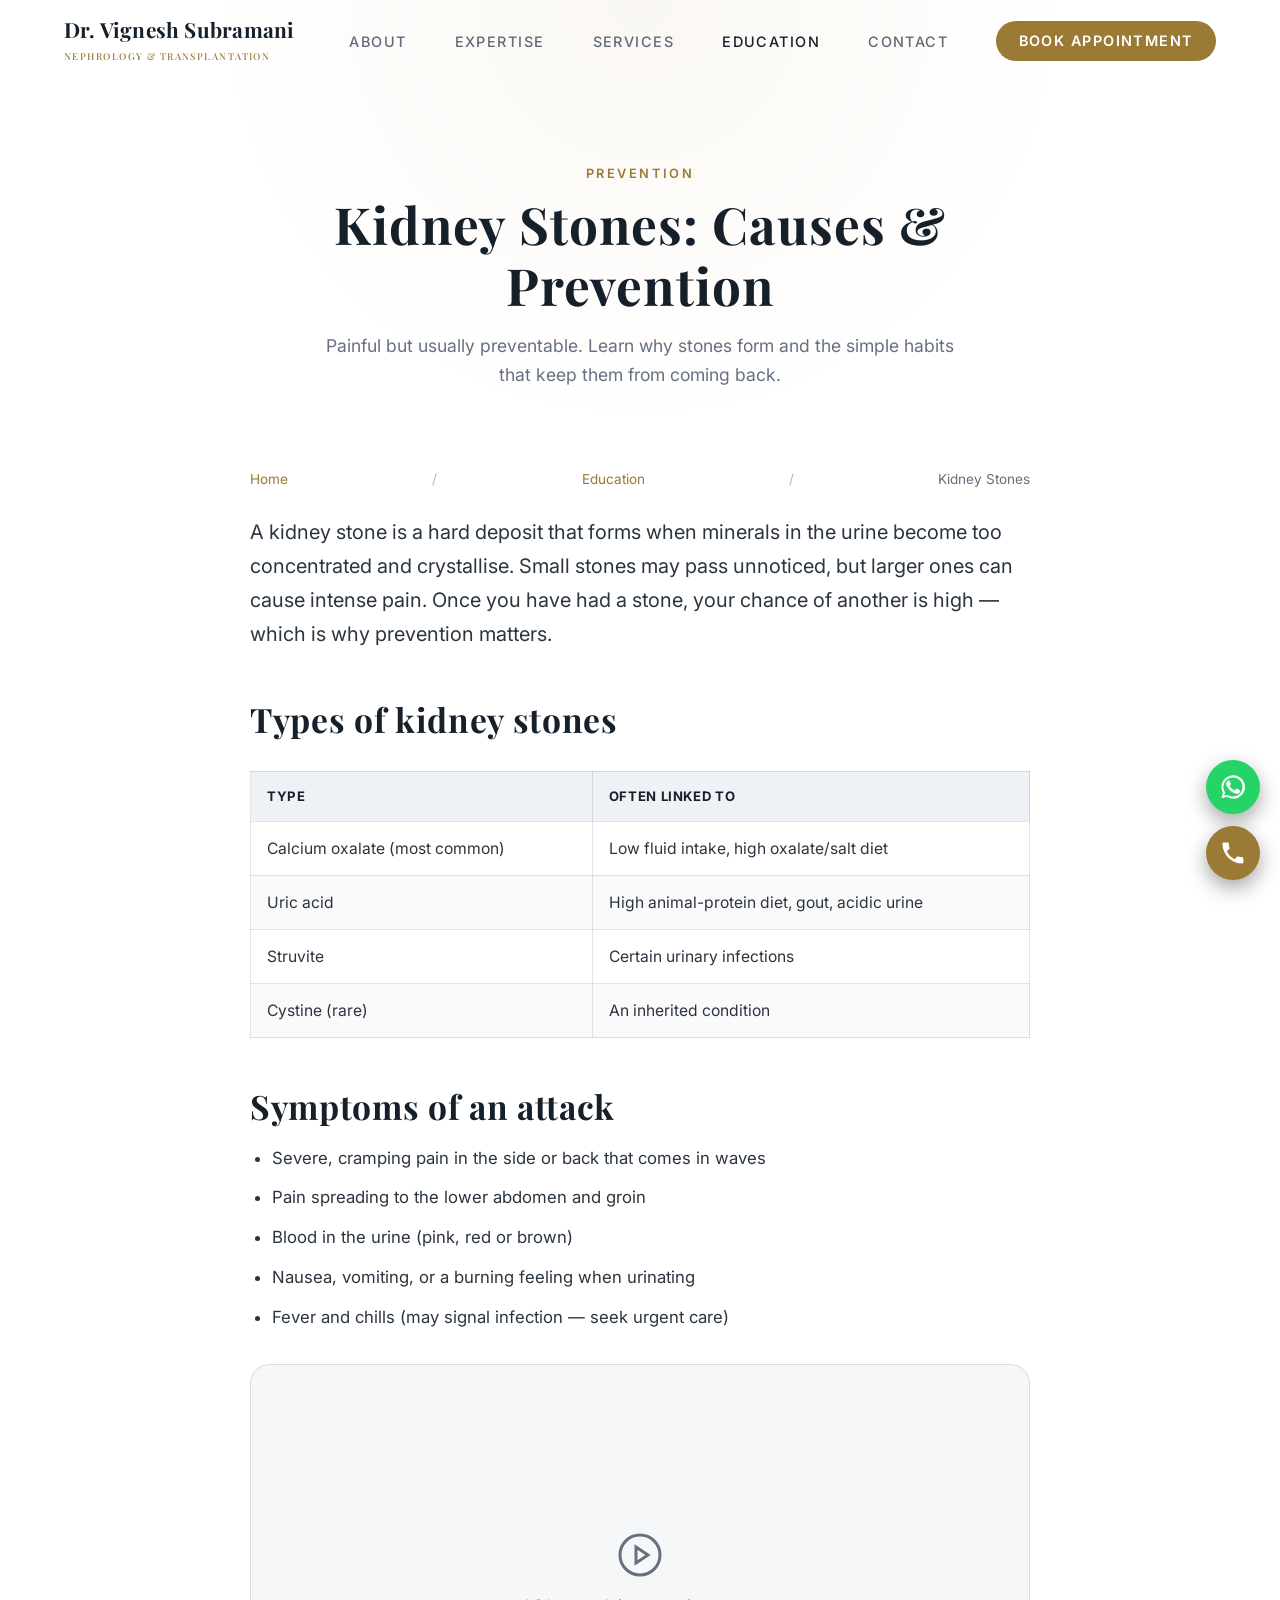
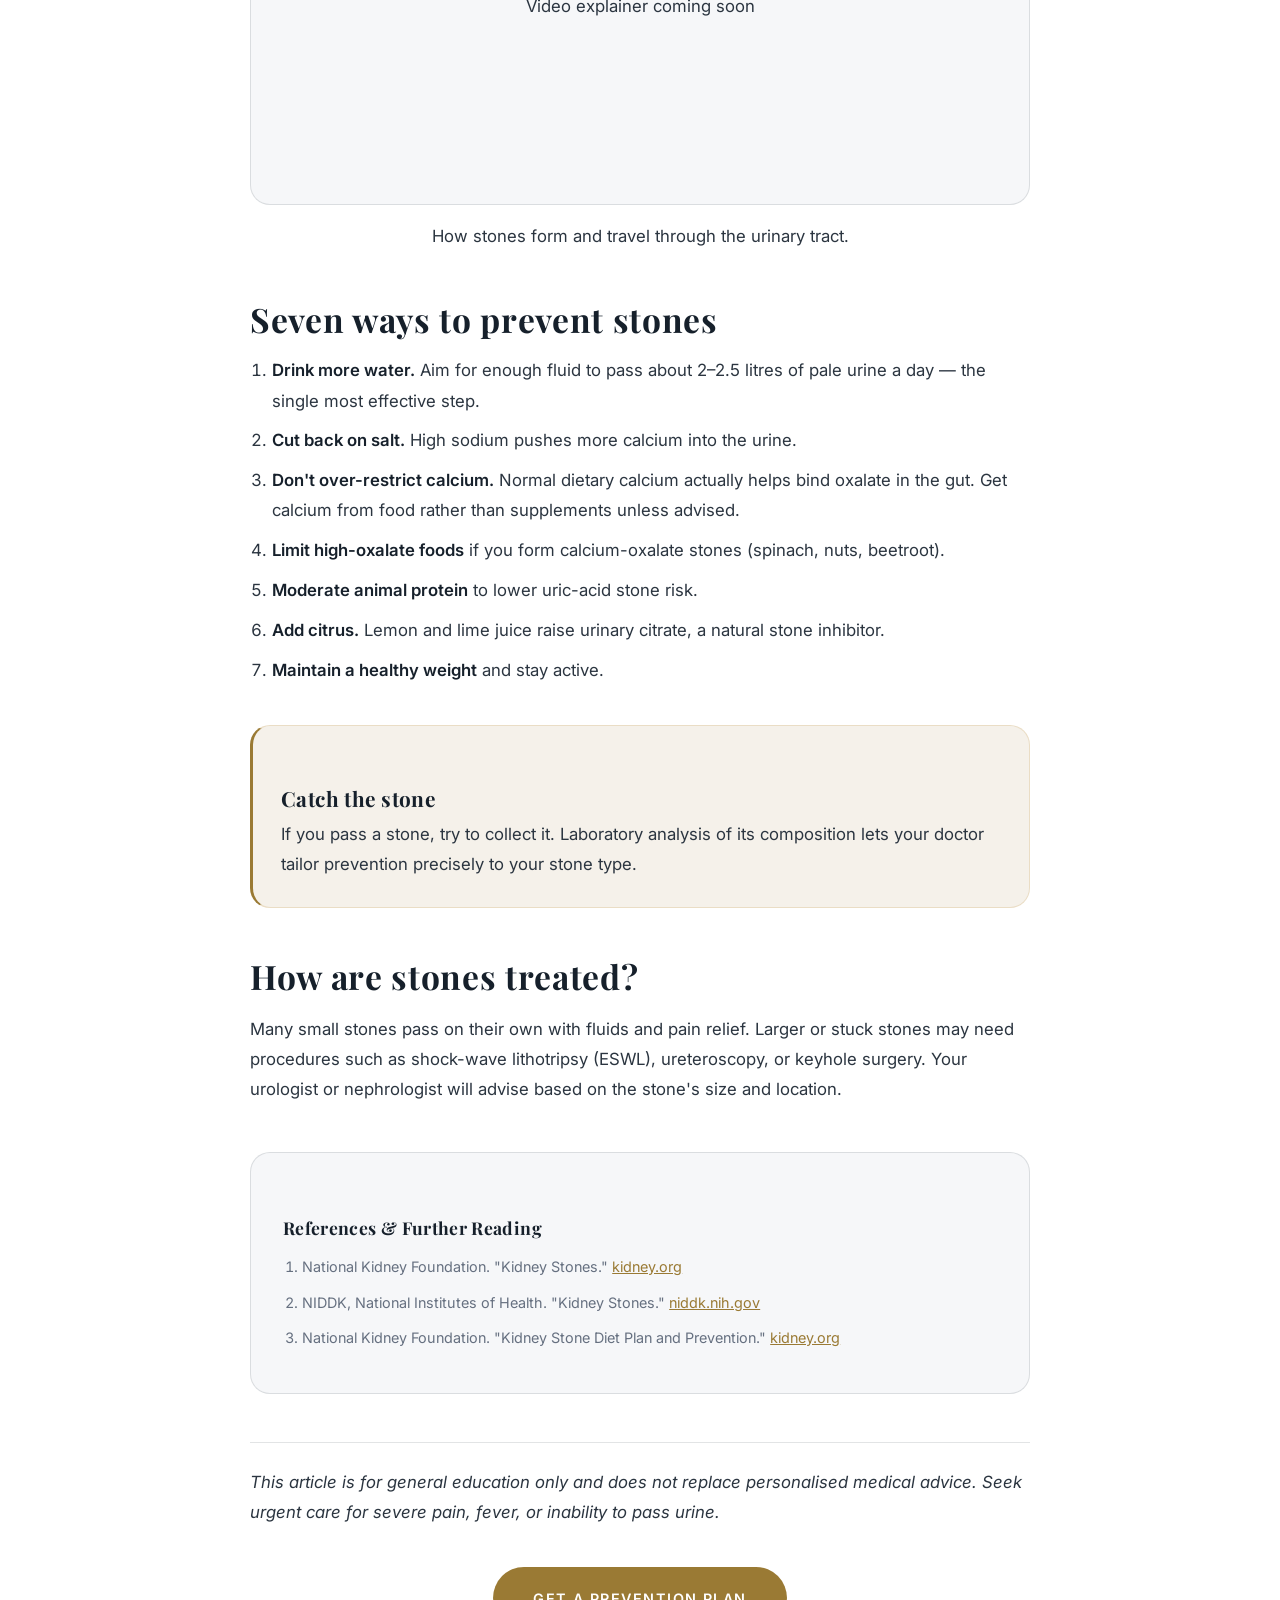
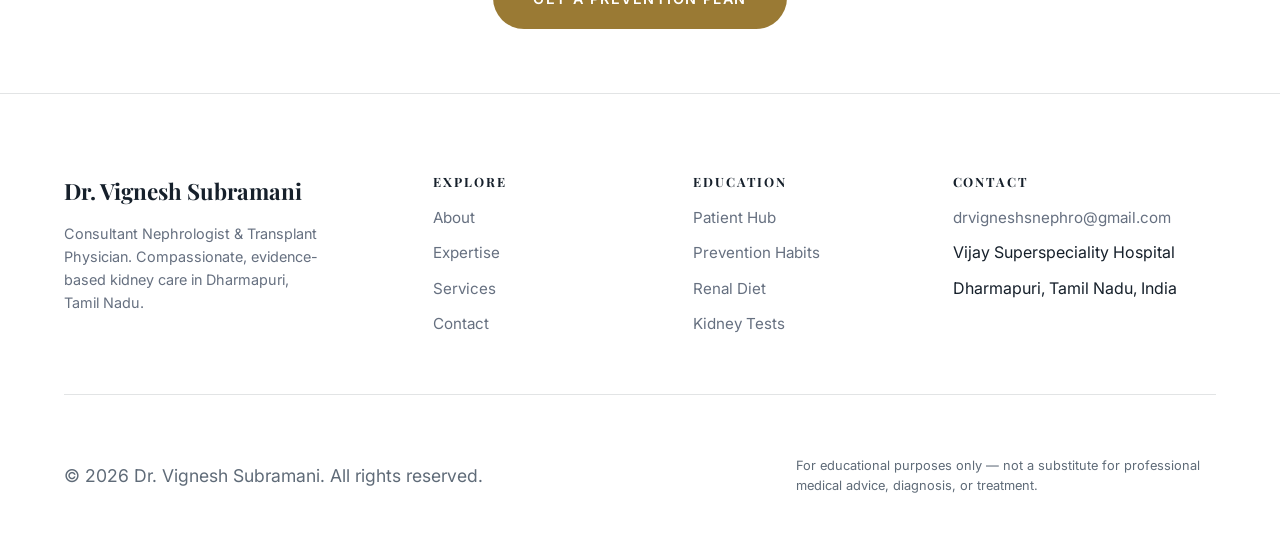
<file: articles/kidney-stones.html>
<!DOCTYPE html>
<html lang="en">

<head>
    <meta charset="UTF-8">
    <meta name="viewport" content="width=device-width, initial-scale=1.0">
    <title>Kidney Stones: Causes & Prevention | Dr. Vignesh Subramani</title>
    <meta name="description"
        content="Why kidney stones form, how to recognise an attack, and the proven diet and hydration habits that stop them coming back.">
    <link rel="canonical" href="https://nephrofoundation.com/articles/kidney-stones.html">
    <link rel="icon" href="../nephro-logo.ico" type="image/x-icon">
    <link rel="preconnect" href="https://fonts.googleapis.com">
    <link rel="preconnect" href="https://fonts.gstatic.com" crossorigin>
    <link
        href="https://fonts.googleapis.com/css2?family=Inter:wght@400;500;600;700&family=Playfair+Display:wght@500;600;700&display=swap"
        rel="stylesheet">
    <link rel="stylesheet" href="../css/style.css">
    <script type="application/ld+json">
    {
      "@context": "https://schema.org",
      "@type": "MedicalWebPage",
      "name": "Kidney Stones: Causes & Prevention",
      "about": "Kidney stones (nephrolithiasis)",
      "author": { "@type": "Physician", "name": "Dr. Vignesh Subramani", "medicalSpecialty": "Nephrology" }
    }
    </script>
</head>

<body>
    <header id="header">
        <nav class="container" aria-label="Main navigation">
            <a href="../Index.html" class="logo">
                Dr. Vignesh Subramani
                <span>Nephrology &amp; Transplantation</span>
            </a>
            <button class="mobile-toggle" aria-label="Toggle menu" aria-expanded="false">
                <svg viewBox="0 0 24 24" width="28" height="28" stroke="currentColor" stroke-width="2" fill="none"><path d="M3 12h18M3 6h18M3 18h18"/></svg>
            </button>
            <ul class="nav-links">
                <li><a href="../Index.html#about">About</a></li>
                <li><a href="../Index.html#expertise">Expertise</a></li>
                <li><a href="../Index.html#services">Services</a></li>
                <li><a href="../education.html" class="active">Education</a></li>
                <li><a href="../Index.html#contact">Contact</a></li>
                <li><a href="../Index.html#contact" class="btn-nav">Book Appointment</a></li>
            </ul>
        </nav>
    </header>

    <main>
        <section class="article-hero">
            <div class="container">
                <span class="eyebrow">Prevention</span>
                <h1>Kidney Stones: Causes &amp; Prevention</h1>
                <p style="max-width:640px;margin:0 auto;color:var(--text-muted)">Painful but usually preventable. Learn
                    why stones form and the simple habits that keep them from coming back.</p>
            </div>
        </section>

        <div class="container">
            <article class="content-wrapper">
                <nav class="breadcrumbs" aria-label="Breadcrumb">
                    <a href="../Index.html">Home</a><span>/</span><a href="../education.html">Education</a><span>/</span>Kidney Stones
                </nav>

                <p class="lead">A kidney stone is a hard deposit that forms when minerals in the urine become too
                    concentrated and crystallise. Small stones may pass unnoticed, but larger ones can cause intense
                    pain. Once you have had a stone, your chance of another is high &mdash; which is why prevention
                    matters.</p>

                <h2>Types of kidney stones</h2>
                <div class="data-table-wrap">
                    <table class="data-table">
                        <thead>
                            <tr><th>Type</th><th>Often linked to</th></tr>
                        </thead>
                        <tbody>
                            <tr><td>Calcium oxalate (most common)</td><td>Low fluid intake, high oxalate/salt diet</td></tr>
                            <tr><td>Uric acid</td><td>High animal-protein diet, gout, acidic urine</td></tr>
                            <tr><td>Struvite</td><td>Certain urinary infections</td></tr>
                            <tr><td>Cystine (rare)</td><td>An inherited condition</td></tr>
                        </tbody>
                    </table>
                </div>

                <h2>Symptoms of an attack</h2>
                <ul>
                    <li>Severe, cramping pain in the side or back that comes in waves</li>
                    <li>Pain spreading to the lower abdomen and groin</li>
                    <li>Blood in the urine (pink, red or brown)</li>
                    <li>Nausea, vomiting, or a burning feeling when urinating</li>
                    <li>Fever and chills (may signal infection &mdash; seek urgent care)</li>
                </ul>

                <div class="video-embed">
                    <!-- To add a video, replace this placeholder with:
                         <iframe src="https://www.youtube-nocookie.com/embed/VIDEO_ID" title="How kidney stones form and pass" allowfullscreen loading="lazy"></iframe> -->
                    <div style="position:absolute;inset:0;display:flex;flex-direction:column;align-items:center;justify-content:center;color:var(--text-muted);text-align:center;padding:1rem;">
                        <svg viewBox="0 0 24 24" width="48" height="48" fill="none" stroke="currentColor" stroke-width="1.5"><circle cx="12" cy="12" r="10"/><path d="M10 8l6 4-6 4z"/></svg>
                        <p style="margin-top:0.75rem;">Video explainer coming soon</p>
                    </div>
                </div>
                <p class="video-caption">How stones form and travel through the urinary tract.</p>

                <h2>Seven ways to prevent stones</h2>
                <ol>
                    <li><strong>Drink more water.</strong> Aim for enough fluid to pass about 2&ndash;2.5 litres of pale
                        urine a day &mdash; the single most effective step.</li>
                    <li><strong>Cut back on salt.</strong> High sodium pushes more calcium into the urine.</li>
                    <li><strong>Don't over-restrict calcium.</strong> Normal dietary calcium actually helps bind oxalate
                        in the gut. Get calcium from food rather than supplements unless advised.</li>
                    <li><strong>Limit high-oxalate foods</strong> if you form calcium-oxalate stones (spinach, nuts, beetroot).</li>
                    <li><strong>Moderate animal protein</strong> to lower uric-acid stone risk.</li>
                    <li><strong>Add citrus.</strong> Lemon and lime juice raise urinary citrate, a natural stone
                        inhibitor.</li>
                    <li><strong>Maintain a healthy weight</strong> and stay active.</li>
                </ol>

                <div class="callout">
                    <h3>Catch the stone</h3>
                    <p>If you pass a stone, try to collect it. Laboratory analysis of its composition lets your doctor
                        tailor prevention precisely to your stone type.</p>
                </div>

                <h2>How are stones treated?</h2>
                <p>Many small stones pass on their own with fluids and pain relief. Larger or stuck stones may need
                    procedures such as shock-wave lithotripsy (ESWL), ureteroscopy, or keyhole surgery. Your urologist or
                    nephrologist will advise based on the stone's size and location.</p>

                <div class="references">
                    <h3>References &amp; Further Reading</h3>
                    <ol>
                        <li>National Kidney Foundation. "Kidney Stones." <a href="https://www.kidney.org/atoz/content/kidneystones" target="_blank" rel="noopener noreferrer">kidney.org</a></li>
                        <li>NIDDK, National Institutes of Health. "Kidney Stones." <a href="https://www.niddk.nih.gov/health-information/urologic-diseases/kidney-stones" target="_blank" rel="noopener noreferrer">niddk.nih.gov</a></li>
                        <li>National Kidney Foundation. "Kidney Stone Diet Plan and Prevention." <a href="https://www.kidney.org/kidney-topics/kidney-stone-diet-plan-and-prevention" target="_blank" rel="noopener noreferrer">kidney.org</a></li>
                    </ol>
                </div>

                <p class="medical-disclaimer">This article is for general education only and does not replace personalised
                    medical advice. Seek urgent care for severe pain, fever, or inability to pass urine.</p>

                <div style="text-align:center;margin-top:2.5rem;">
                    <a href="../Index.html#contact" class="btn btn-primary">Get a Prevention Plan</a>
                </div>
            </article>
        </div>
    </main>

    <footer>
        <div class="container">
            <div class="footer-grid">
                <div class="footer-brand">
                    <span class="brand-name">Dr. Vignesh Subramani</span>
                    <p>Consultant Nephrologist &amp; Transplant Physician. Compassionate, evidence-based kidney care in Dharmapuri, Tamil Nadu.</p>
                </div>
                <div class="footer-col">
                    <h4>Explore</h4>
                    <ul>
                        <li><a href="../Index.html#about">About</a></li>
                        <li><a href="../Index.html#expertise">Expertise</a></li>
                        <li><a href="../Index.html#services">Services</a></li>
                        <li><a href="../Index.html#contact">Contact</a></li>
                    </ul>
                </div>
                <div class="footer-col">
                    <h4>Education</h4>
                    <ul>
                        <li><a href="../education.html">Patient Hub</a></li>
                        <li><a href="prevention.html">Prevention Habits</a></li>
                        <li><a href="diet-nutrition.html">Renal Diet</a></li>
                        <li><a href="kidney-tests.html">Kidney Tests</a></li>
                    </ul>
                </div>
                <div class="footer-col">
                    <h4>Contact</h4>
                    <ul>
                        <li><a href="mailto:drvigneshsnephro@gmail.com">drvigneshsnephro@gmail.com</a></li>
                        <li>Vijay Superspeciality Hospital</li>
                        <li>Dharmapuri, Tamil Nadu, India</li>
                    </ul>
                </div>
            </div>
            <div class="footer-bottom">
                <p>&copy; <span data-year>2026</span> Dr. Vignesh Subramani. All rights reserved.</p>
                <p style="color: var(--secondary); font-size: 0.8rem; max-width: 420px;">For educational purposes only &mdash; not a substitute for professional medical advice, diagnosis, or treatment.</p>
            </div>
        </div>
    </footer>

    <script src="../js/main.js" defer></script>
</body>

</html>
</file>
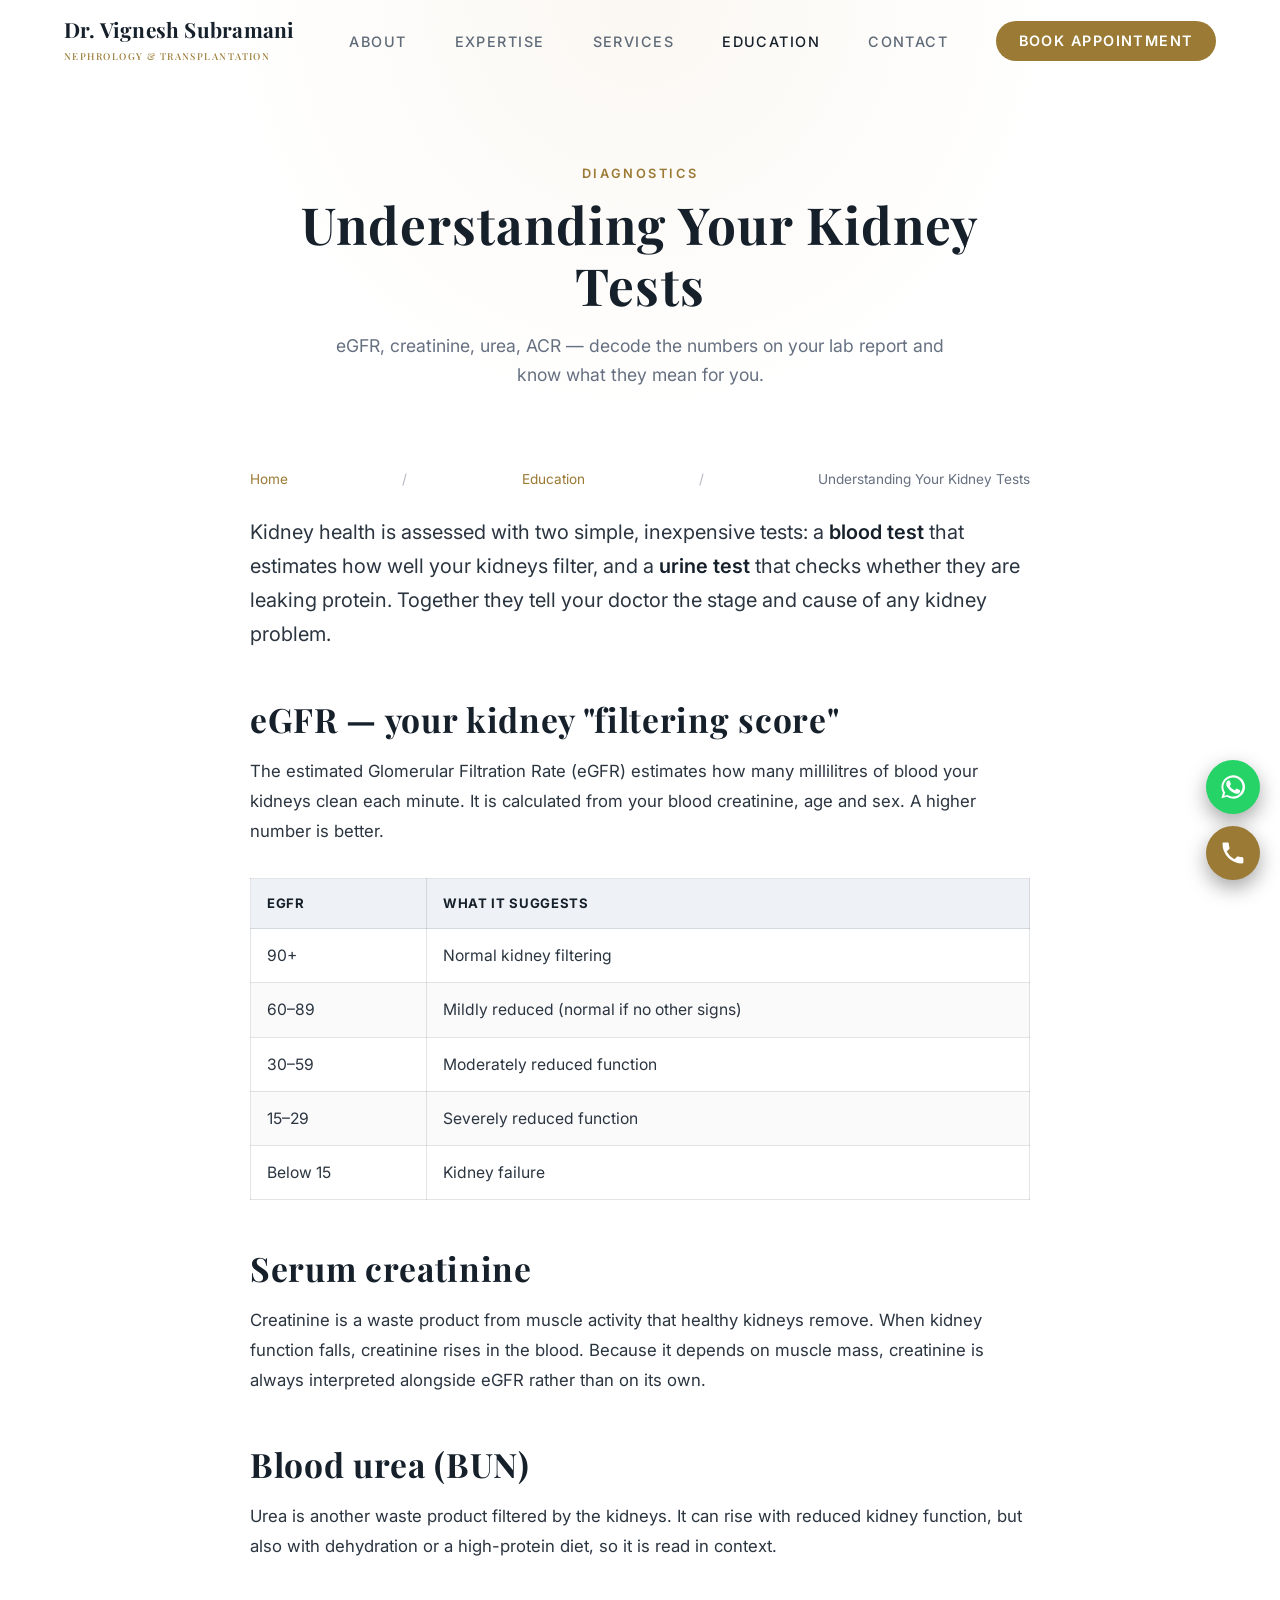
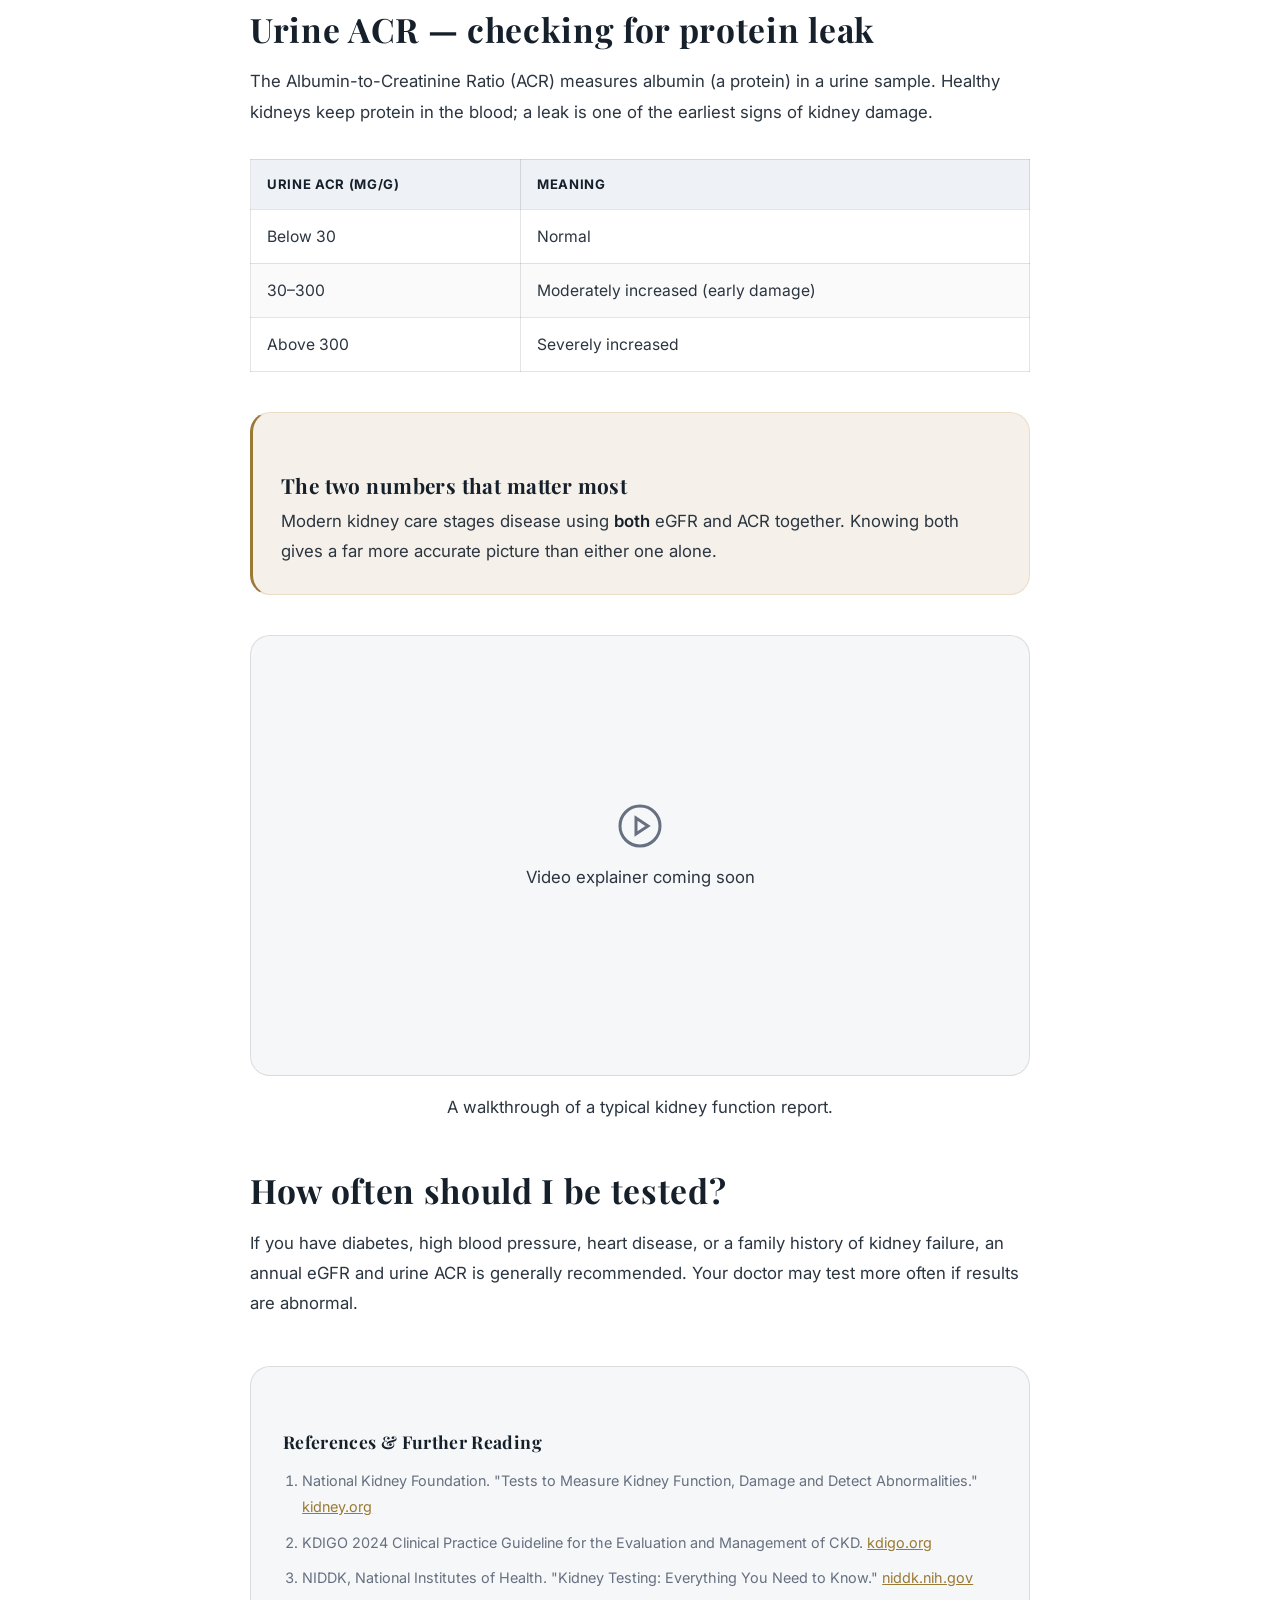
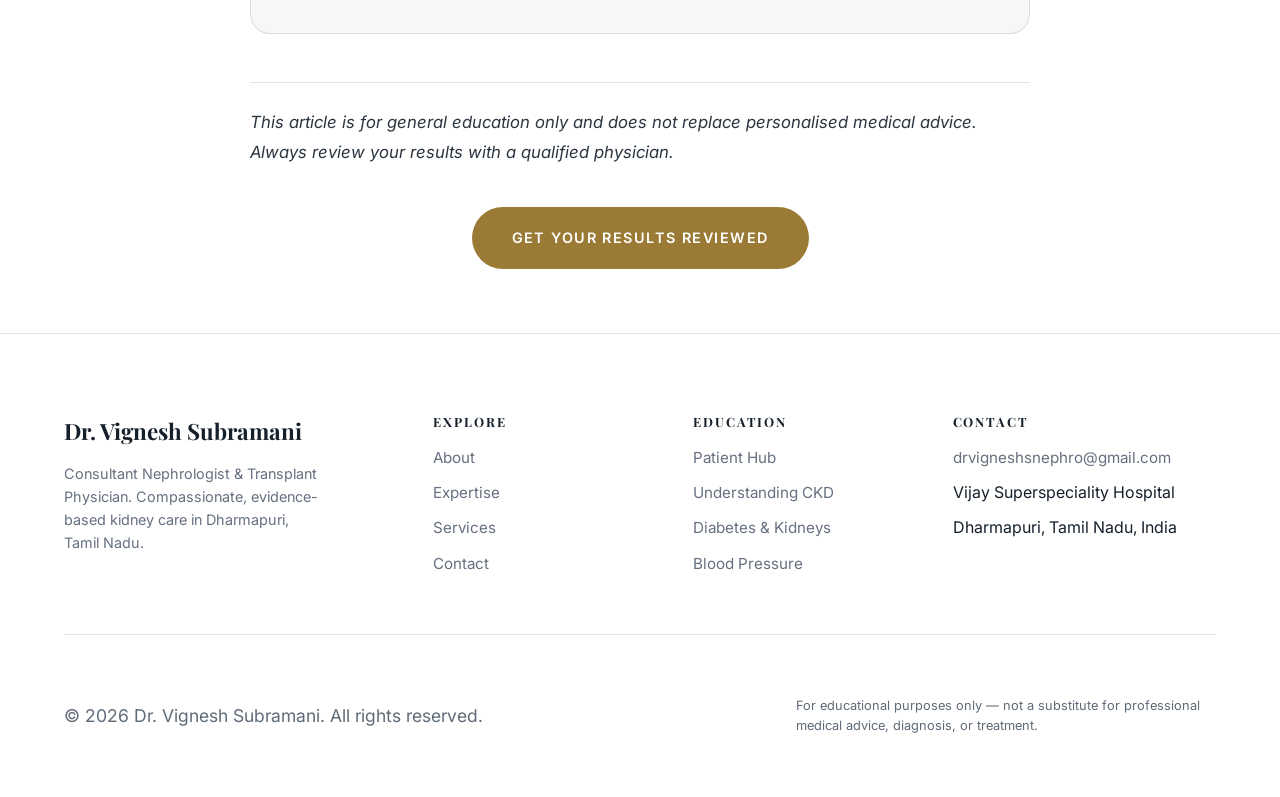
<file: articles/kidney-tests.html>
<!DOCTYPE html>
<html lang="en">

<head>
    <meta charset="UTF-8">
    <meta name="viewport" content="width=device-width, initial-scale=1.0">
    <title>Understanding Your Kidney Tests (eGFR, Creatinine, ACR) | Dr. Vignesh Subramani</title>
    <meta name="description"
        content="A plain-language guide to kidney test results: eGFR, serum creatinine, blood urea, and the urine ACR. Learn what each number means for your kidney health.">
    <link rel="canonical" href="https://nephrofoundation.com/articles/kidney-tests.html">
    <link rel="icon" href="../nephro-logo.ico" type="image/x-icon">
    <link rel="preconnect" href="https://fonts.googleapis.com">
    <link rel="preconnect" href="https://fonts.gstatic.com" crossorigin>
    <link
        href="https://fonts.googleapis.com/css2?family=Inter:wght@400;500;600;700&family=Playfair+Display:wght@500;600;700&display=swap"
        rel="stylesheet">
    <link rel="stylesheet" href="../css/style.css">
    <script type="application/ld+json">
    {
      "@context": "https://schema.org",
      "@type": "MedicalWebPage",
      "name": "Understanding Your Kidney Tests",
      "about": "Kidney function tests: eGFR, creatinine, ACR",
      "author": { "@type": "Physician", "name": "Dr. Vignesh Subramani", "medicalSpecialty": "Nephrology" }
    }
    </script>
</head>

<body>
    <header id="header">
        <nav class="container" aria-label="Main navigation">
            <a href="../Index.html" class="logo">
                Dr. Vignesh Subramani
                <span>Nephrology &amp; Transplantation</span>
            </a>
            <button class="mobile-toggle" aria-label="Toggle menu" aria-expanded="false">
                <svg viewBox="0 0 24 24" width="28" height="28" stroke="currentColor" stroke-width="2" fill="none"><path d="M3 12h18M3 6h18M3 18h18"/></svg>
            </button>
            <ul class="nav-links">
                <li><a href="../Index.html#about">About</a></li>
                <li><a href="../Index.html#expertise">Expertise</a></li>
                <li><a href="../Index.html#services">Services</a></li>
                <li><a href="../education.html" class="active">Education</a></li>
                <li><a href="../Index.html#contact">Contact</a></li>
                <li><a href="../Index.html#contact" class="btn-nav">Book Appointment</a></li>
            </ul>
        </nav>
    </header>

    <main>
        <section class="article-hero">
            <div class="container">
                <span class="eyebrow">Diagnostics</span>
                <h1>Understanding Your Kidney Tests</h1>
                <p style="max-width:640px;margin:0 auto;color:var(--text-muted)">eGFR, creatinine, urea, ACR &mdash;
                    decode the numbers on your lab report and know what they mean for you.</p>
            </div>
        </section>

        <div class="container">
            <article class="content-wrapper">
                <nav class="breadcrumbs" aria-label="Breadcrumb">
                    <a href="../Index.html">Home</a><span>/</span><a href="../education.html">Education</a><span>/</span>Understanding Your Kidney Tests
                </nav>

                <p class="lead">Kidney health is assessed with two simple, inexpensive tests: a <strong>blood test</strong>
                    that estimates how well your kidneys filter, and a <strong>urine test</strong> that checks whether
                    they are leaking protein. Together they tell your doctor the stage and cause of any kidney problem.</p>

                <h2>eGFR &mdash; your kidney "filtering score"</h2>
                <p>The estimated Glomerular Filtration Rate (eGFR) estimates how many millilitres of blood your kidneys
                    clean each minute. It is calculated from your blood creatinine, age and sex. A higher number is
                    better.</p>

                <div class="data-table-wrap">
                    <table class="data-table">
                        <thead>
                            <tr><th>eGFR</th><th>What it suggests</th></tr>
                        </thead>
                        <tbody>
                            <tr><td>90+</td><td>Normal kidney filtering</td></tr>
                            <tr><td>60&ndash;89</td><td>Mildly reduced (normal if no other signs)</td></tr>
                            <tr><td>30&ndash;59</td><td>Moderately reduced function</td></tr>
                            <tr><td>15&ndash;29</td><td>Severely reduced function</td></tr>
                            <tr><td>Below 15</td><td>Kidney failure</td></tr>
                        </tbody>
                    </table>
                </div>

                <h2>Serum creatinine</h2>
                <p>Creatinine is a waste product from muscle activity that healthy kidneys remove. When kidney function
                    falls, creatinine rises in the blood. Because it depends on muscle mass, creatinine is always
                    interpreted alongside eGFR rather than on its own.</p>

                <h2>Blood urea (BUN)</h2>
                <p>Urea is another waste product filtered by the kidneys. It can rise with reduced kidney function, but
                    also with dehydration or a high-protein diet, so it is read in context.</p>

                <h2>Urine ACR &mdash; checking for protein leak</h2>
                <p>The Albumin-to-Creatinine Ratio (ACR) measures albumin (a protein) in a urine sample. Healthy kidneys
                    keep protein in the blood; a leak is one of the earliest signs of kidney damage.</p>

                <div class="data-table-wrap">
                    <table class="data-table">
                        <thead>
                            <tr><th>Urine ACR (mg/g)</th><th>Meaning</th></tr>
                        </thead>
                        <tbody>
                            <tr><td>Below 30</td><td>Normal</td></tr>
                            <tr><td>30&ndash;300</td><td>Moderately increased (early damage)</td></tr>
                            <tr><td>Above 300</td><td>Severely increased</td></tr>
                        </tbody>
                    </table>
                </div>

                <div class="callout">
                    <h3>The two numbers that matter most</h3>
                    <p>Modern kidney care stages disease using <strong>both</strong> eGFR and ACR together. Knowing both
                        gives a far more accurate picture than either one alone.</p>
                </div>

                <div class="video-embed">
                    <!-- To add a video, replace this placeholder with:
                         <iframe src="https://www.youtube-nocookie.com/embed/VIDEO_ID" title="Understanding kidney test results" allowfullscreen loading="lazy"></iframe> -->
                    <div style="position:absolute;inset:0;display:flex;flex-direction:column;align-items:center;justify-content:center;color:var(--text-muted);text-align:center;padding:1rem;">
                        <svg viewBox="0 0 24 24" width="48" height="48" fill="none" stroke="currentColor" stroke-width="1.5"><circle cx="12" cy="12" r="10"/><path d="M10 8l6 4-6 4z"/></svg>
                        <p style="margin-top:0.75rem;">Video explainer coming soon</p>
                    </div>
                </div>
                <p class="video-caption">A walkthrough of a typical kidney function report.</p>

                <h2>How often should I be tested?</h2>
                <p>If you have diabetes, high blood pressure, heart disease, or a family history of kidney failure, an
                    annual eGFR and urine ACR is generally recommended. Your doctor may test more often if results are
                    abnormal.</p>

                <div class="references">
                    <h3>References &amp; Further Reading</h3>
                    <ol>
                        <li>National Kidney Foundation. "Tests to Measure Kidney Function, Damage and Detect Abnormalities." <a href="https://www.kidney.org/atoz/content/kidneytests" target="_blank" rel="noopener noreferrer">kidney.org</a></li>
                        <li>KDIGO 2024 Clinical Practice Guideline for the Evaluation and Management of CKD. <a href="https://kdigo.org/guidelines/ckd-evaluation-and-management/" target="_blank" rel="noopener noreferrer">kdigo.org</a></li>
                        <li>NIDDK, National Institutes of Health. "Kidney Testing: Everything You Need to Know." <a href="https://www.niddk.nih.gov/health-information/kidney-disease/chronic-kidney-disease-ckd/tests-diagnosis" target="_blank" rel="noopener noreferrer">niddk.nih.gov</a></li>
                    </ol>
                </div>

                <p class="medical-disclaimer">This article is for general education only and does not replace personalised
                    medical advice. Always review your results with a qualified physician.</p>

                <div style="text-align:center;margin-top:2.5rem;">
                    <a href="../Index.html#contact" class="btn btn-primary">Get Your Results Reviewed</a>
                </div>
            </article>
        </div>
    </main>

    <footer>
        <div class="container">
            <div class="footer-grid">
                <div class="footer-brand">
                    <span class="brand-name">Dr. Vignesh Subramani</span>
                    <p>Consultant Nephrologist &amp; Transplant Physician. Compassionate, evidence-based kidney care in Dharmapuri, Tamil Nadu.</p>
                </div>
                <div class="footer-col">
                    <h4>Explore</h4>
                    <ul>
                        <li><a href="../Index.html#about">About</a></li>
                        <li><a href="../Index.html#expertise">Expertise</a></li>
                        <li><a href="../Index.html#services">Services</a></li>
                        <li><a href="../Index.html#contact">Contact</a></li>
                    </ul>
                </div>
                <div class="footer-col">
                    <h4>Education</h4>
                    <ul>
                        <li><a href="../education.html">Patient Hub</a></li>
                        <li><a href="ckd-guide.html">Understanding CKD</a></li>
                        <li><a href="diabetes.html">Diabetes &amp; Kidneys</a></li>
                        <li><a href="hypertension.html">Blood Pressure</a></li>
                    </ul>
                </div>
                <div class="footer-col">
                    <h4>Contact</h4>
                    <ul>
                        <li><a href="mailto:drvigneshsnephro@gmail.com">drvigneshsnephro@gmail.com</a></li>
                        <li>Vijay Superspeciality Hospital</li>
                        <li>Dharmapuri, Tamil Nadu, India</li>
                    </ul>
                </div>
            </div>
            <div class="footer-bottom">
                <p>&copy; <span data-year>2026</span> Dr. Vignesh Subramani. All rights reserved.</p>
                <p style="color: var(--secondary); font-size: 0.8rem; max-width: 420px;">For educational purposes only &mdash; not a substitute for professional medical advice, diagnosis, or treatment.</p>
            </div>
        </div>
    </footer>

    <script src="../js/main.js" defer></script>
</body>

</html>
</file>
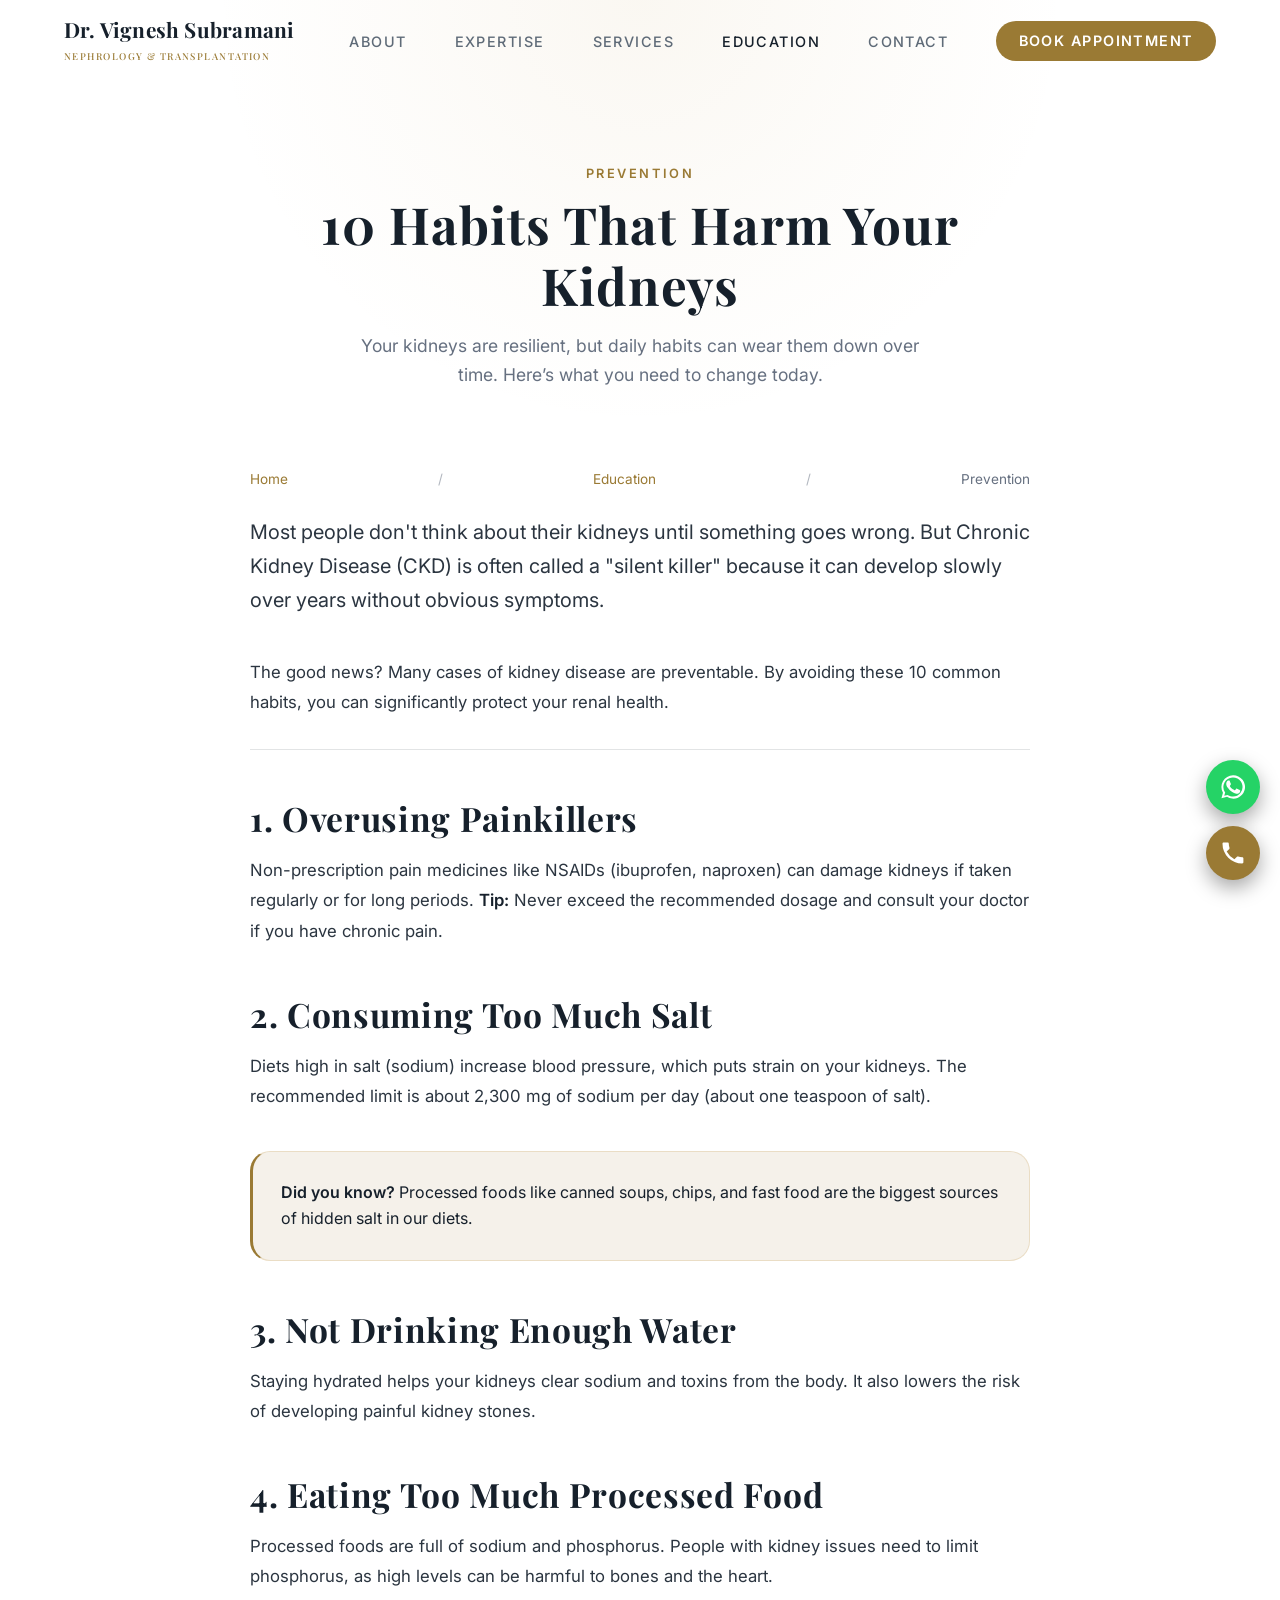
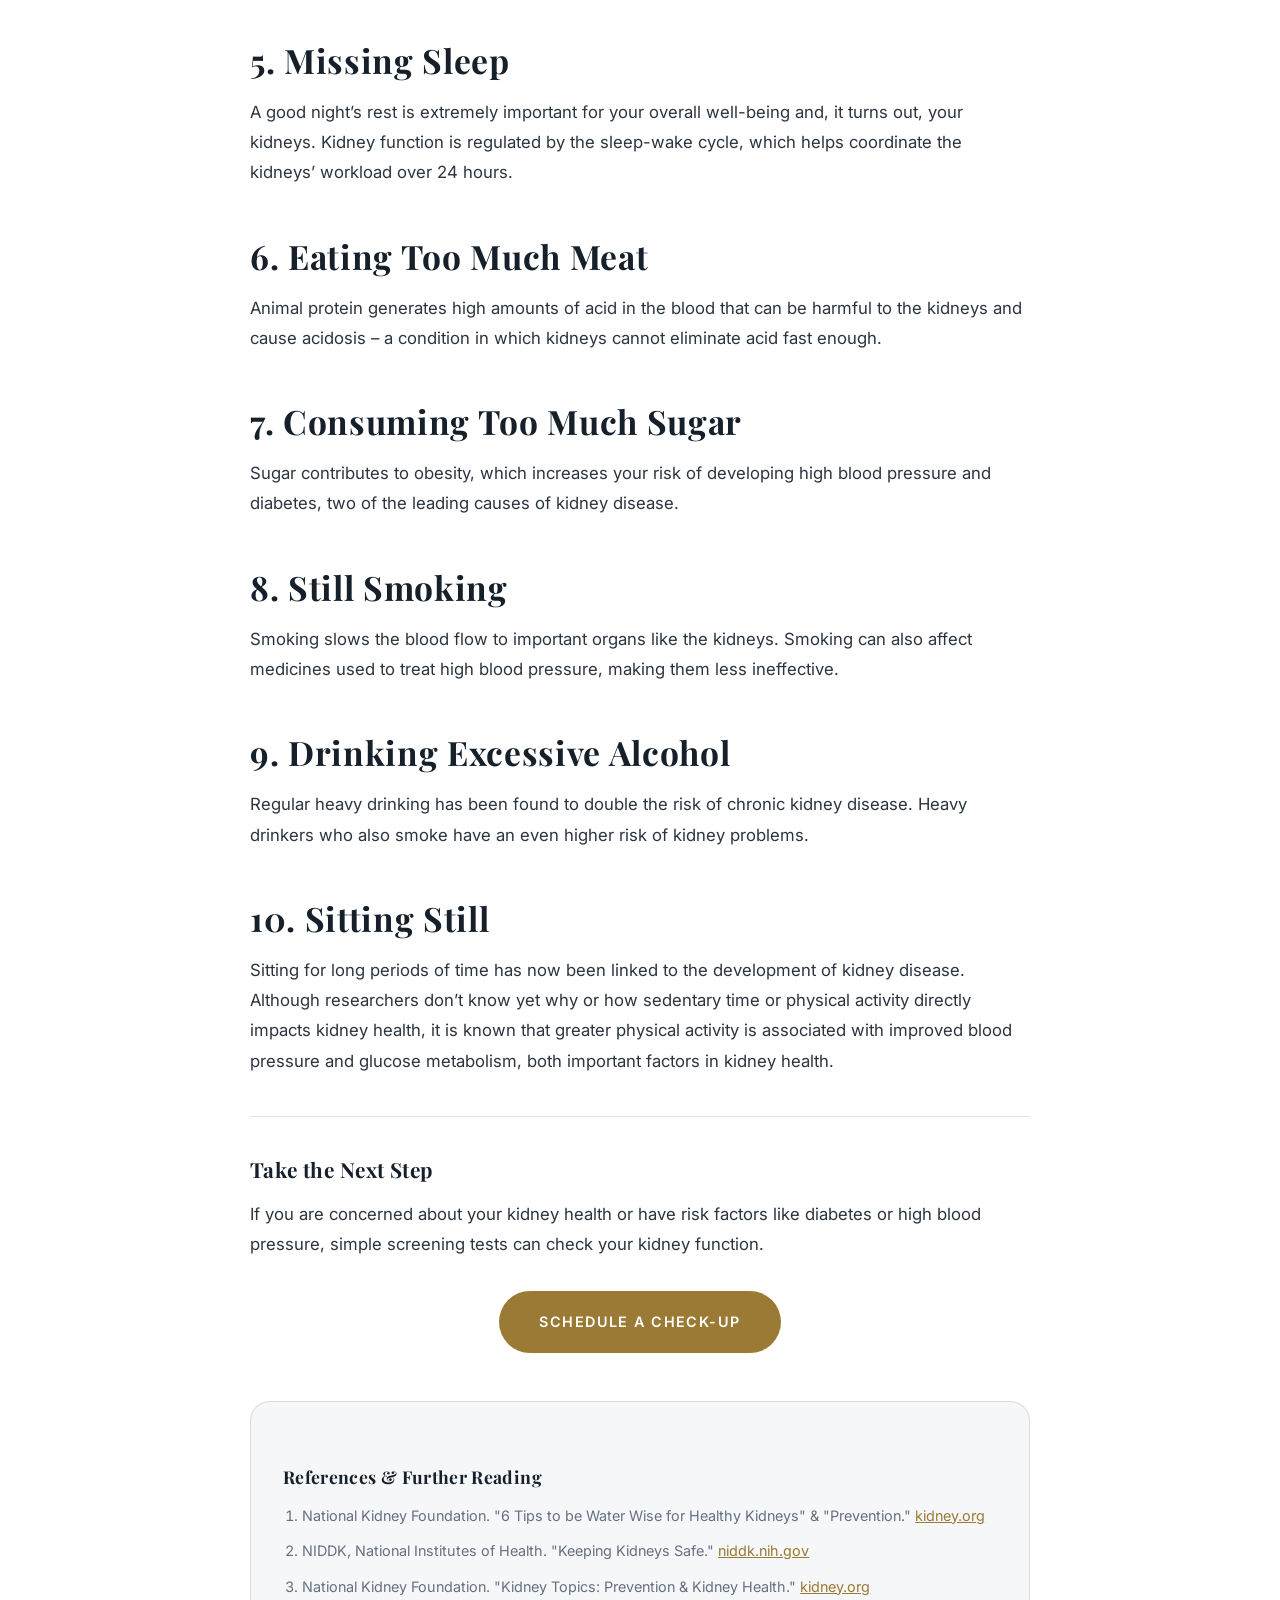
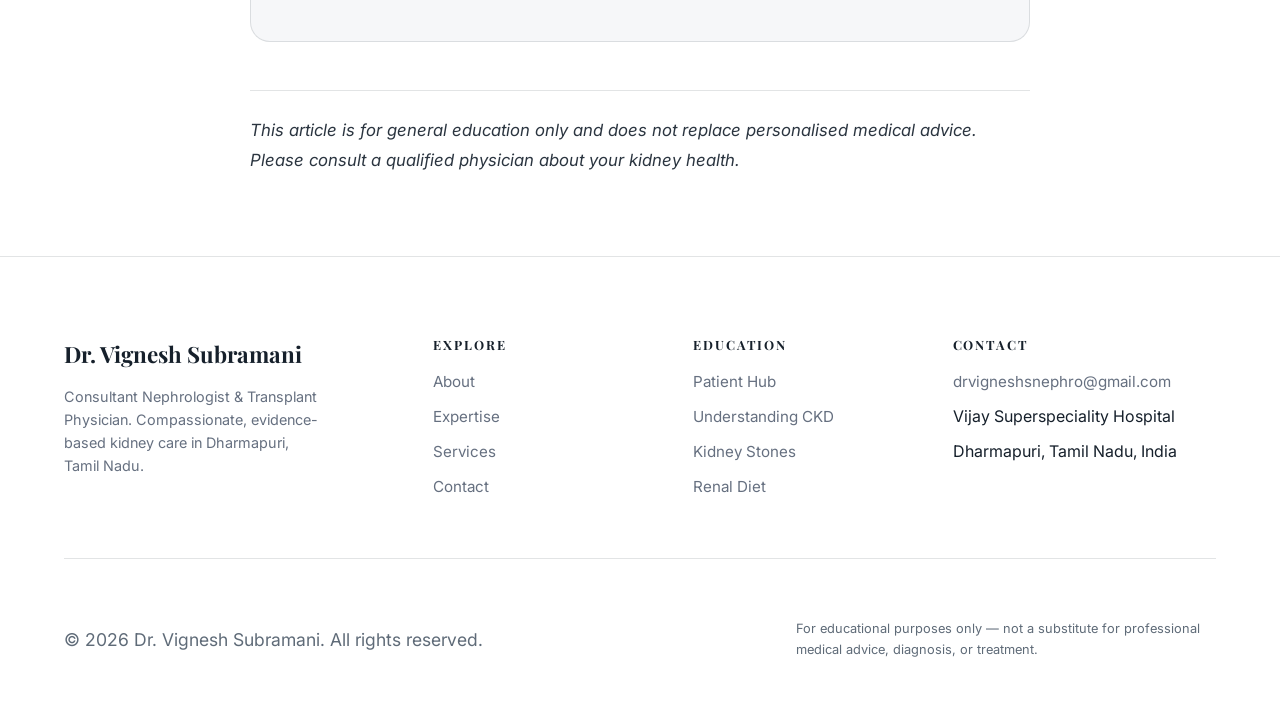
<file: articles/prevention.html>
<!DOCTYPE html>
<html lang="en">

<head>
    <meta charset="UTF-8">
    <meta name="viewport" content="width=device-width, initial-scale=1.0">
    <title>10 Habits That Harm Your Kidneys | Dr. Vignesh Subramani</title>
    <meta name="description"
        content="Discover the 10 daily habits that might be silently damaging your kidneys. Expert advice on prevention and kidney health.">
    <link rel="canonical" href="https://nephrofoundation.com/articles/prevention.html">
    <link rel="icon" href="../nephro-logo.ico" type="image/x-icon">
    <link rel="preconnect" href="https://fonts.googleapis.com">
    <link rel="preconnect" href="https://fonts.gstatic.com" crossorigin>
    <link
        href="https://fonts.googleapis.com/css2?family=Inter:wght@400;500;600;700&family=Playfair+Display:wght@500;600;700&display=swap"
        rel="stylesheet">
    <link rel="stylesheet" href="../css/style.css">

</head>

<body>
    <header id="header">
        <nav class="container" aria-label="Main navigation">
            <a href="../Index.html" class="logo">
                Dr. Vignesh Subramani
                <span>Nephrology &amp; Transplantation</span>
            </a>
            <button class="mobile-toggle" aria-label="Toggle menu" aria-expanded="false">
                <svg viewBox="0 0 24 24" width="28" height="28" stroke="currentColor" stroke-width="2" fill="none"><path d="M3 12h18M3 6h18M3 18h18"/></svg>
            </button>
            <ul class="nav-links">
                <li><a href="../Index.html#about">About</a></li>
                <li><a href="../Index.html#expertise">Expertise</a></li>
                <li><a href="../Index.html#services">Services</a></li>
                <li><a href="../education.html" class="active">Education</a></li>
                <li><a href="../Index.html#contact">Contact</a></li>
                <li><a href="../Index.html#contact" class="btn-nav">Book Appointment</a></li>
            </ul>
        </nav>
    </header>

    <main>
        <section class="article-hero">
            <div class="container">
                <span class="eyebrow">Prevention</span>
                <h1>10 Habits That Harm Your Kidneys</h1>
                <p style="color:var(--text-muted); max-width:600px; margin:0 auto;">Your kidneys are resilient, but
                    daily habits can wear them down over time. Here&rsquo;s what you need to change today.</p>
            </div>
        </section>

        <div class="container">
            <article class="content-wrapper">
                <nav class="breadcrumbs" aria-label="Breadcrumb">
                    <a href="../Index.html">Home</a><span>/</span><a href="../education.html">Education</a><span>/</span>Prevention
                </nav>
                <p class="lead">Most people don't think
                    about their kidneys until something goes wrong. But Chronic Kidney Disease (CKD) is often called a
                    "silent killer" because it can develop slowly over years without obvious symptoms.</p>

                <p>The good news? Many cases of kidney disease are preventable. By avoiding these 10 common habits, you
                    can significantly protect your renal health.</p>

                <hr style="border:0;border-top:1px solid var(--glass-border);margin:2rem 0;">

                <h2>1. Overusing Painkillers</h2>
                <p>Non-prescription pain medicines like NSAIDs (ibuprofen, naproxen) can damage kidneys if taken
                    regularly or for long periods. <strong>Tip:</strong> Never exceed the recommended dosage and consult
                    your doctor if you have chronic pain.</p>

                <h2>2. Consuming Too Much Salt</h2>
                <p>Diets high in salt (sodium) increase blood pressure, which puts strain on your kidneys. The
                    recommended limit is about 2,300 mg of sodium per day (about one teaspoon of salt).</p>

                <div class="highlight-box">
                    <strong>Did you know?</strong> Processed foods like canned soups, chips, and fast food are the
                    biggest sources of hidden salt in our diets.
                </div>
                <h2>3. Not Drinking Enough Water</h2>
                <p>Staying hydrated helps your kidneys clear sodium and toxins from the body. It also lowers the risk of
                    developing painful kidney stones.</p>

                <h2>4. Eating Too Much Processed Food</h2>
                <p>Processed foods are full of sodium and phosphorus. People with kidney issues need to limit
                    phosphorus, as high levels can be harmful to bones and the heart.</p>

                <h2>5. Missing Sleep</h2>
                <p>A good night’s rest is extremely important for your overall well-being and, it turns out, your
                    kidneys. Kidney function is regulated by the sleep-wake cycle, which helps coordinate the kidneys’
                    workload over 24 hours.</p>

                <h2>6. Eating Too Much Meat</h2>
                <p>Animal protein generates high amounts of acid in the blood that can be harmful to the kidneys and
                    cause acidosis – a condition in which kidneys cannot eliminate acid fast enough.</p>

                <h2>7. Consuming Too Much Sugar</h2>
                <p>Sugar contributes to obesity, which increases your risk of developing high blood pressure and
                    diabetes, two of the leading causes of kidney disease.</p>

                <h2>8. Still Smoking</h2>
                <p>Smoking slows the blood flow to important organs like the kidneys. Smoking can also affect medicines
                    used to treat high blood pressure, making them less ineffective.</p>

                <h2>9. Drinking Excessive Alcohol</h2>
                <p>Regular heavy drinking has been found to double the risk of chronic kidney disease. Heavy drinkers
                    who also smoke have an even higher risk of kidney problems.</p>

                <h2>10. Sitting Still</h2>
                <p>Sitting for long periods of time has now been linked to the development of kidney disease. Although
                    researchers don’t know yet why or how sedentary time or physical activity directly impacts kidney
                    health, it is known that greater physical activity is associated with improved blood pressure and
                    glucose metabolism, both important factors in kidney health.</p>

                <hr style="border:0;border-top:1px solid var(--glass-border);margin:2.5rem 0;">

                <h3>Take the Next Step</h3>
                <p>If you are concerned about your kidney health or have risk factors like diabetes or high blood
                    pressure, simple screening tests can check your kidney function.</p>

                <div style="margin-top:2rem;text-align:center;">
                    <a href="../Index.html#contact" class="btn btn-primary">Schedule a Check-up</a>
                </div>

                <div class="references">
                    <h3>References &amp; Further Reading</h3>
                    <ol>
                        <li>National Kidney Foundation. "6 Tips to be Water Wise for Healthy Kidneys" &amp; "Prevention." <a href="https://www.kidney.org/prevention" target="_blank" rel="noopener noreferrer">kidney.org</a></li>
                        <li>NIDDK, National Institutes of Health. "Keeping Kidneys Safe." <a href="https://www.niddk.nih.gov/health-information/kidney-disease/keeping-kidneys-safe" target="_blank" rel="noopener noreferrer">niddk.nih.gov</a></li>
                        <li>National Kidney Foundation. "Kidney Topics: Prevention &amp; Kidney Health." <a href="https://www.kidney.org/kidney-topics" target="_blank" rel="noopener noreferrer">kidney.org</a></li>
                    </ol>
                </div>

                <p class="medical-disclaimer">This article is for general education only and does not replace personalised
                    medical advice. Please consult a qualified physician about your kidney health.</p>
            </article>
        </div>
    </main>

    <footer>
        <div class="container">
            <div class="footer-grid">
                <div class="footer-brand">
                    <span class="brand-name">Dr. Vignesh Subramani</span>
                    <p>Consultant Nephrologist &amp; Transplant Physician. Compassionate, evidence-based kidney care in Dharmapuri, Tamil Nadu.</p>
                </div>
                <div class="footer-col">
                    <h4>Explore</h4>
                    <ul>
                        <li><a href="../Index.html#about">About</a></li>
                        <li><a href="../Index.html#expertise">Expertise</a></li>
                        <li><a href="../Index.html#services">Services</a></li>
                        <li><a href="../Index.html#contact">Contact</a></li>
                    </ul>
                </div>
                <div class="footer-col">
                    <h4>Education</h4>
                    <ul>
                        <li><a href="../education.html">Patient Hub</a></li>
                        <li><a href="ckd-guide.html">Understanding CKD</a></li>
                        <li><a href="kidney-stones.html">Kidney Stones</a></li>
                        <li><a href="diet-nutrition.html">Renal Diet</a></li>
                    </ul>
                </div>
                <div class="footer-col">
                    <h4>Contact</h4>
                    <ul>
                        <li><a href="mailto:drvigneshsnephro@gmail.com">drvigneshsnephro@gmail.com</a></li>
                        <li>Vijay Superspeciality Hospital</li>
                        <li>Dharmapuri, Tamil Nadu, India</li>
                    </ul>
                </div>
            </div>
            <div class="footer-bottom">
                <p>&copy; <span data-year>2026</span> Dr. Vignesh Subramani. All rights reserved.</p>
                <p style="color: var(--secondary); font-size: 0.8rem; max-width: 420px;">For educational purposes only &mdash; not a substitute for professional medical advice, diagnosis, or treatment.</p>
            </div>
        </div>
    </footer>

    <script src="../js/main.js" defer></script>
</body>

</html>
</file>
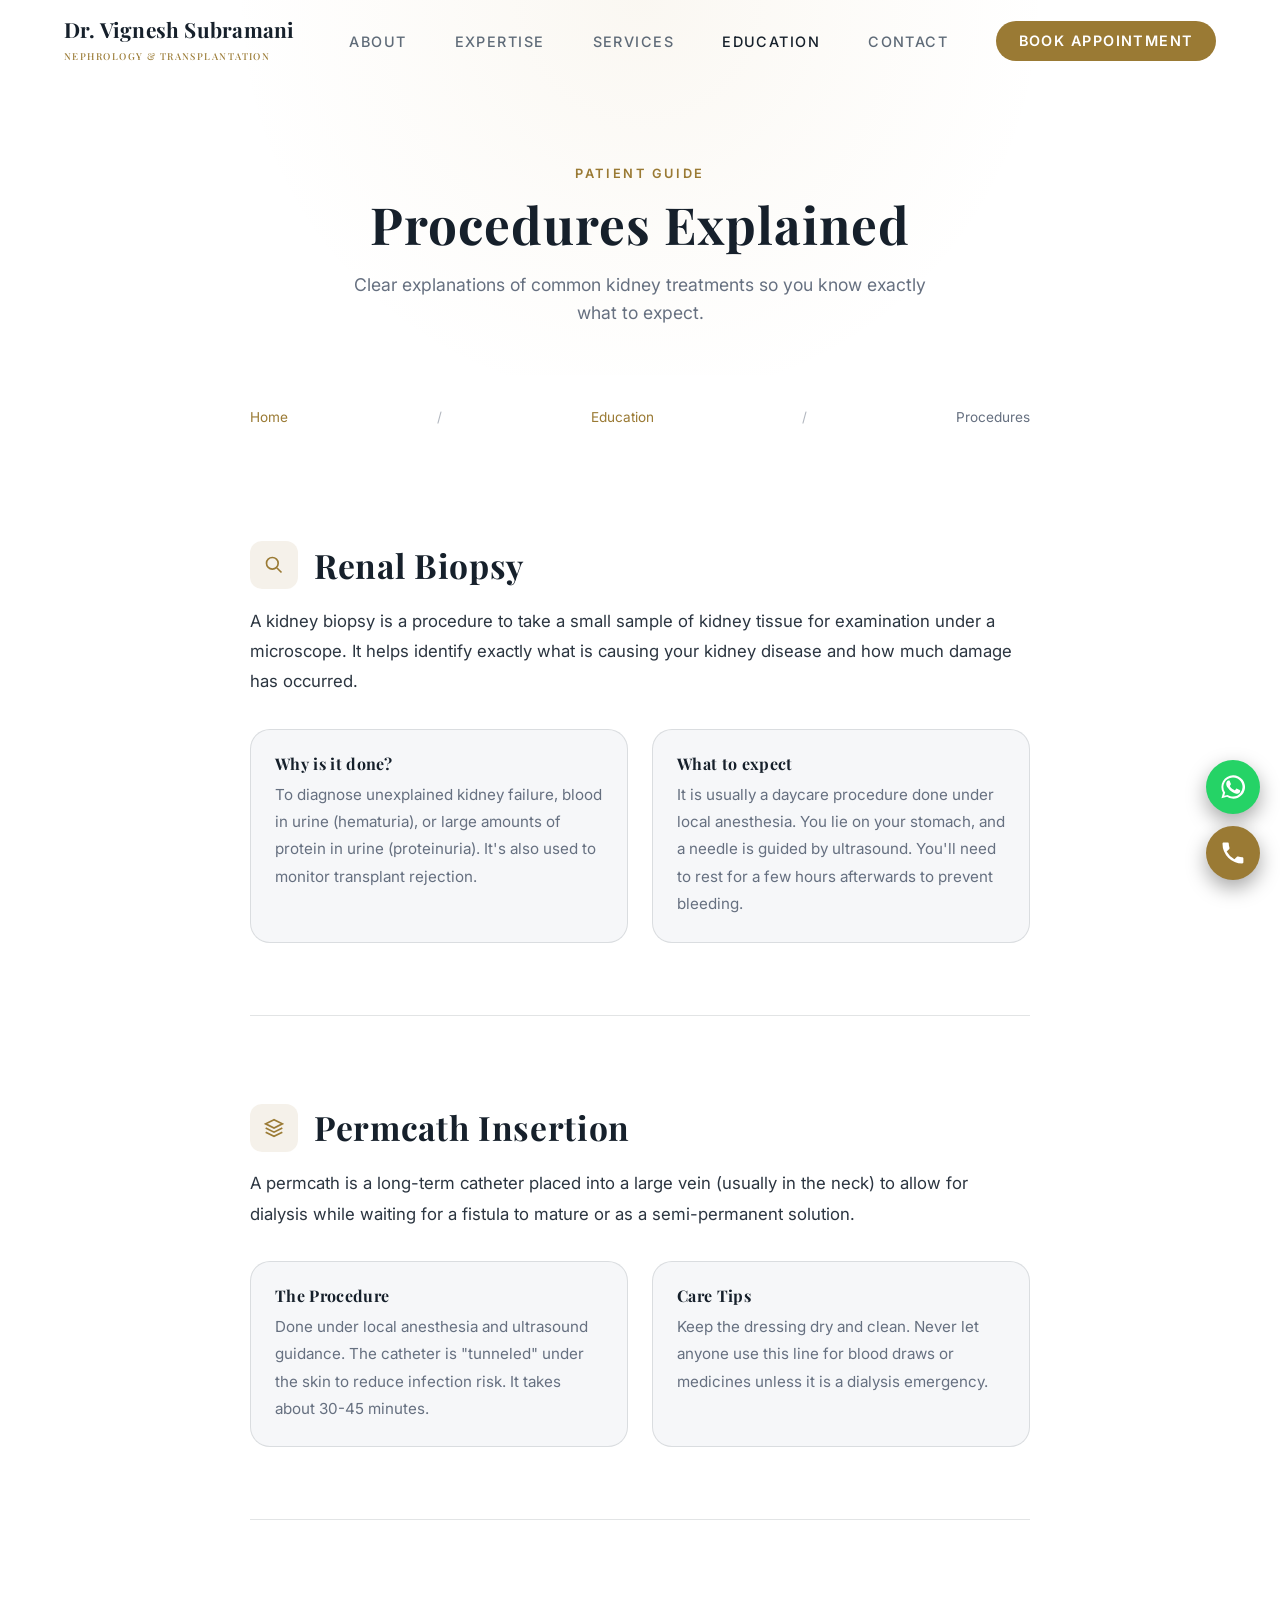
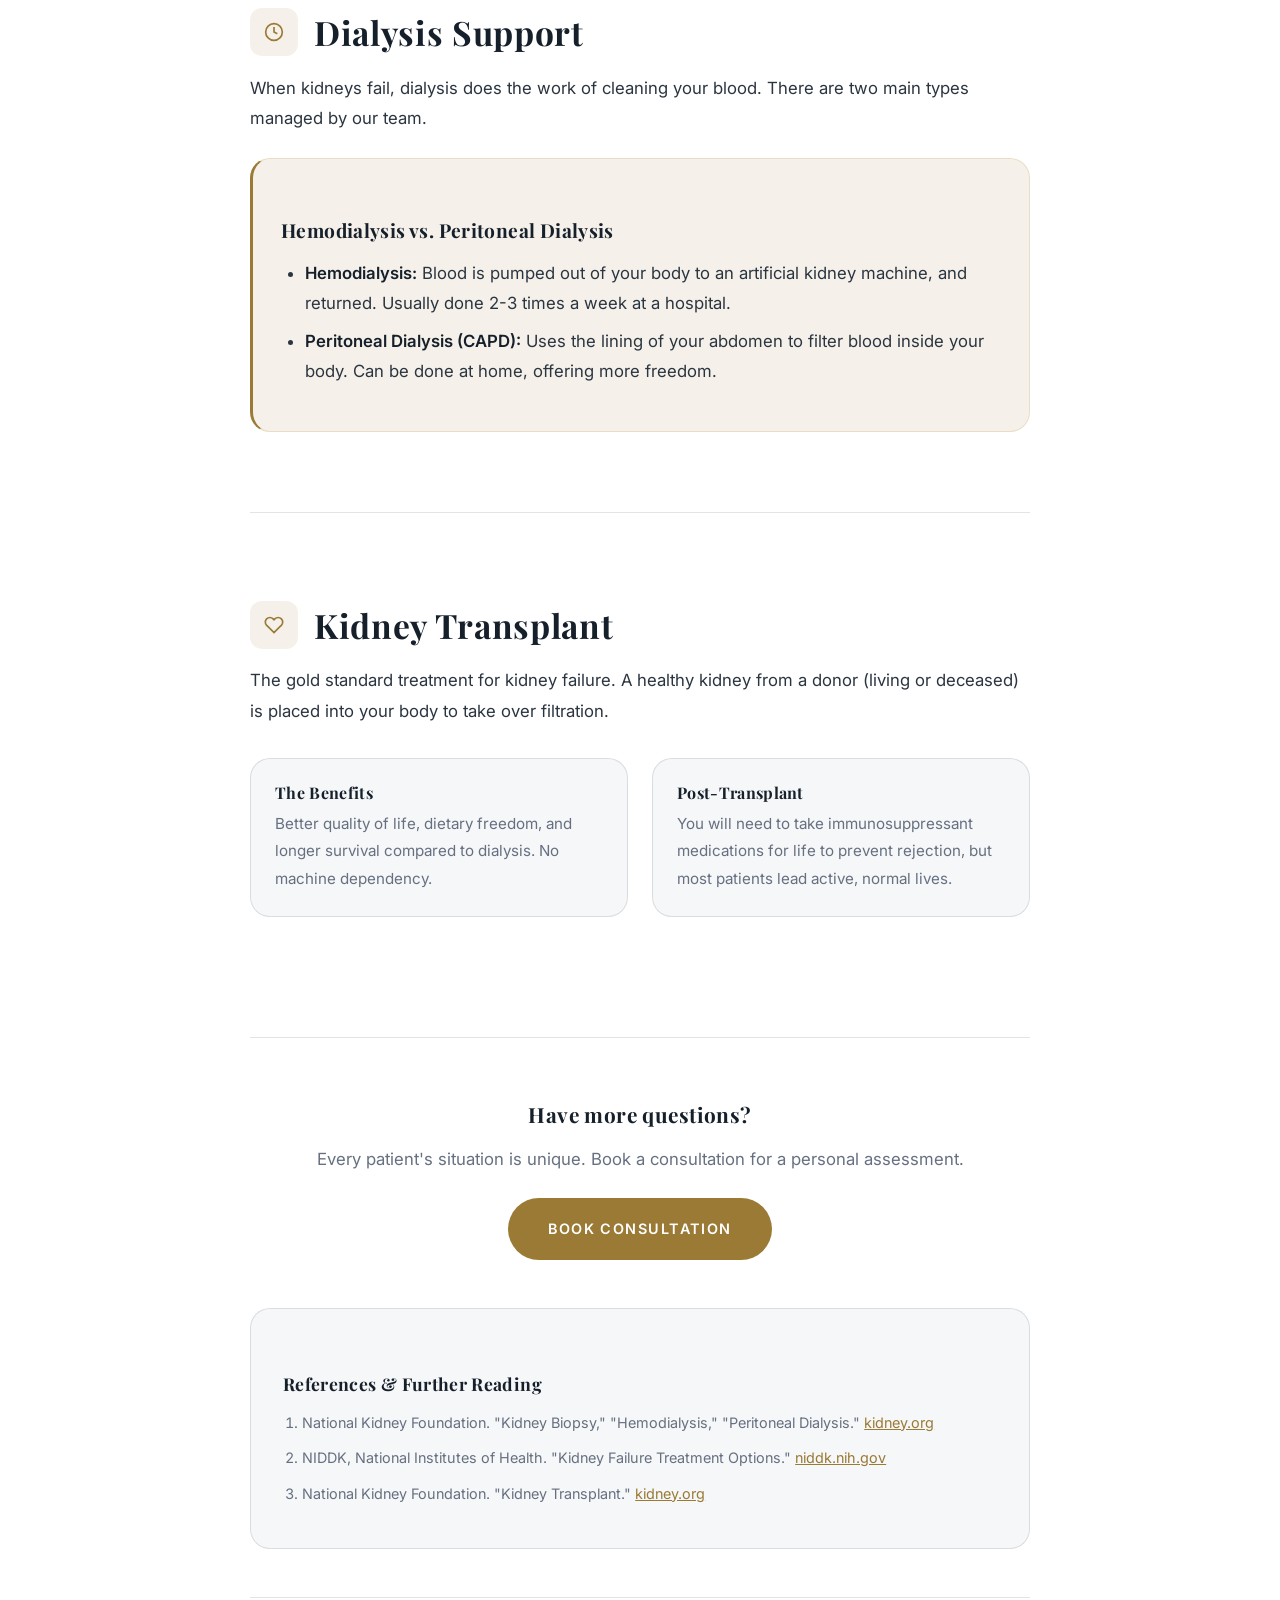
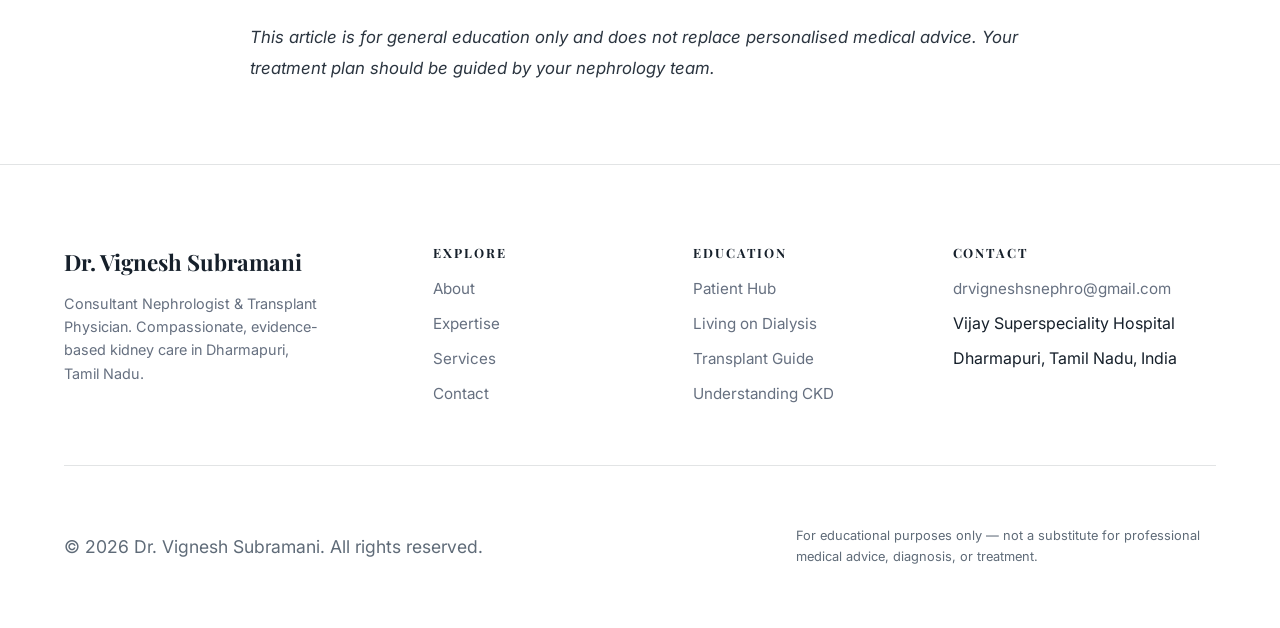
<file: articles/procedures.html>
<!DOCTYPE html>
<html lang="en">

<head>
    <meta charset="UTF-8">
    <meta name="viewport" content="width=device-width, initial-scale=1.0">
    <title>Kidney Procedures & Treatments | Dr. Vignesh</title>
    <meta name="description"
        content="Patient guide to renal biopsy, dialysis access (permcath), hemodialysis, and kidney transplant. What to expect and how to prepare.">
    <link rel="canonical" href="https://nephrofoundation.com/articles/procedures.html">
    <link rel="icon" href="../nephro-logo.ico" type="image/x-icon">
    <!-- Premium Fonts -->
    <link rel="preconnect" href="https://fonts.googleapis.com">
    <link rel="preconnect" href="https://fonts.gstatic.com" crossorigin>
    <link
        href="https://fonts.googleapis.com/css2?family=Inter:wght@400;500;600;700&family=Playfair+Display:wght@500;600;700&display=swap"
        rel="stylesheet">
    <!-- Main Stylesheet -->
    <link rel="stylesheet" href="../css/style.css">

</head>

<body>
    <header id="header">
        <nav class="container" aria-label="Main navigation">
            <a href="../Index.html" class="logo">
                Dr. Vignesh Subramani
                <span>Nephrology &amp; Transplantation</span>
            </a>
            <button class="mobile-toggle" aria-label="Toggle menu" aria-expanded="false">
                <svg viewBox="0 0 24 24" width="28" height="28" stroke="currentColor" stroke-width="2" fill="none"><path d="M3 12h18M3 6h18M3 18h18"/></svg>
            </button>
            <ul class="nav-links">
                <li><a href="../Index.html#about">About</a></li>
                <li><a href="../Index.html#expertise">Expertise</a></li>
                <li><a href="../Index.html#services">Services</a></li>
                <li><a href="../education.html" class="active">Education</a></li>
                <li><a href="../Index.html#contact">Contact</a></li>
                <li><a href="../Index.html#contact" class="btn-nav">Book Appointment</a></li>
            </ul>
        </nav>
    </header>

    <main>
        <section class="article-hero">
            <div class="container">
                <span class="eyebrow">Patient Guide</span>
                <h1>Procedures Explained</h1>
                <p style="color:var(--text-muted); max-width:600px; margin:0 auto;">Clear explanations of common kidney
                    treatments so you know exactly what to expect.</p>
            </div>
        </section>

        <article class="container">
            <div class="content-wrapper">
                <nav class="breadcrumbs" aria-label="Breadcrumb">
                    <a href="../Index.html">Home</a><span>/</span><a href="../education.html">Education</a><span>/</span>Procedures
                </nav>

                <!-- 1. Renal Biopsy -->
                <div class="procedure-block" id="biopsy">
                    <h2 class="procedure-title">
                        <div class="procedure-icon">
                            <svg viewBox="0 0 24 24" width="20" height="20" fill="none" stroke="currentColor"
                                stroke-width="2">
                                <path d="M21 21l-6-6m2-5a7 7 0 11-14 0 7 7 0 0114 0z" />
                            </svg>
                        </div>
                        Renal Biopsy
                    </h2>
                    <p>A kidney biopsy is a procedure to take a small sample of kidney tissue for examination under a
                        microscope. It helps identify exactly what is causing your kidney disease and how much damage
                        has occurred.</p>

                    <div class="info-grid">
                        <div class="faq-box">
                            <h4 style="margin-bottom:0.5rem;">Why is it done?</h4>
                            <p style="font-size:0.95rem; color:var(--text-muted);">To diagnose unexplained kidney
                                failure, blood in urine (hematuria), or large amounts of protein in urine (proteinuria).
                                It's also used to monitor transplant rejection.</p>
                        </div>
                        <div class="faq-box">
                            <h4 style="margin-bottom:0.5rem;">What to expect</h4>
                            <p style="font-size:0.95rem; color:var(--text-muted);">It is usually a daycare procedure
                                done under local anesthesia. You lie on your stomach, and a needle is guided by
                                ultrasound. You'll need to rest for a few hours afterwards to prevent bleeding.</p>
                        </div>
                    </div>
                </div>

                <!-- 2. Permcath -->
                <div class="procedure-block" id="permcath">
                    <h2 class="procedure-title">
                        <div class="procedure-icon">
                            <svg viewBox="0 0 24 24" width="20" height="20" fill="none" stroke="currentColor"
                                stroke-width="2">
                                <path d="M12 2L2 7l10 5 10-5-10-5zM2 17l10 5 10-5M2 12l10 5 10-5" />
                            </svg>
                        </div>
                        Permcath Insertion
                    </h2>
                    <p>A permcath is a long-term catheter placed into a large vein (usually in the neck) to allow for
                        dialysis while waiting for a fistula to mature or as a semi-permanent solution.</p>

                    <div class="info-grid">
                        <div class="faq-box">
                            <h4 style="margin-bottom:0.5rem;">The Procedure</h4>
                            <p style="font-size:0.95rem; color:var(--text-muted);">Done under local anesthesia and
                                ultrasound guidance. The catheter is "tunneled" under the skin to reduce infection risk.
                                It takes about 30-45 minutes.</p>
                        </div>
                        <div class="faq-box">
                            <h4 style="margin-bottom:0.5rem;">Care Tips</h4>
                            <p style="font-size:0.95rem; color:var(--text-muted);">Keep the dressing dry and clean.
                                Never let anyone use this line for blood draws or medicines unless it is a dialysis
                                emergency.</p>
                        </div>
                    </div>
                </div>

                <!-- 3. Dialysis -->
                <div class="procedure-block" id="dialysis">
                    <h2 class="procedure-title">
                        <div class="procedure-icon">
                            <svg viewBox="0 0 24 24" width="20" height="20" fill="none" stroke="currentColor"
                                stroke-width="2">
                                <circle cx="12" cy="12" r="10" />
                                <path d="M12 6v6l4 2" />
                            </svg>
                        </div>
                        Dialysis Support
                    </h2>
                    <p>When kidneys fail, dialysis does the work of cleaning your blood. There are two main types
                        managed by our team.</p>

                    <div class="callout" style="margin-top:1.5rem;">
                        <h3 style="font-size:1.2rem; margin-bottom:1rem;">Hemodialysis vs. Peritoneal Dialysis</h3>
                        <ul style="padding-left:1.5rem; color:var(--text-main);">
                            <li style="margin-bottom:0.5rem;"><strong>Hemodialysis:</strong> Blood is pumped out of your
                                body to an artificial kidney machine, and returned. Usually done 2-3 times a week at a
                                hospital.</li>
                            <li><strong>Peritoneal Dialysis (CAPD):</strong> Uses the lining of your abdomen to filter
                                blood inside your body. Can be done at home, offering more freedom.</li>
                        </ul>
                    </div>
                </div>

                <!-- 4. Kidney Transplant -->
                <div class="procedure-block" id="transplant">
                    <h2 class="procedure-title">
                        <div class="procedure-icon">
                            <svg viewBox="0 0 24 24" width="20" height="20" fill="none" stroke="currentColor"
                                stroke-width="2">
                                <path
                                    d="M20.84 4.61a5.5 5.5 0 00-7.78 0L12 5.67l-1.06-1.06a5.5 5.5 0 00-7.78 7.78l1.06 1.06L12 21.23l7.78-7.78 1.06-1.06a5.5 5.5 0 000-7.78z" />
                            </svg>
                        </div>
                        Kidney Transplant
                    </h2>
                    <p>The gold standard treatment for kidney failure. A healthy kidney from a donor (living or
                        deceased) is placed into your body to take over filtration.</p>

                    <div class="info-grid">
                        <div class="faq-box">
                            <h4 style="margin-bottom:0.5rem;">The Benefits</h4>
                            <p style="font-size:0.95rem; color:var(--text-muted);">Better quality of life, dietary
                                freedom, and longer survival compared to dialysis. No machine dependency.</p>
                        </div>
                        <div class="faq-box">
                            <h4 style="margin-bottom:0.5rem;">Post-Transplant</h4>
                            <p style="font-size:0.95rem; color:var(--text-muted);">You will need to take
                                immunosuppressant medications for life to prevent rejection, but most patients lead
                                active, normal lives.</p>
                        </div>
                    </div>
                </div>

                <div style="margin-top:3rem; padding-top:2rem; border-top:1px solid var(--glass-border); text-align:center;">
                    <h3>Have more questions?</h3>
                    <p style="color:var(--text-muted); margin-bottom:1.5rem;">Every patient's situation is unique. Book
                        a consultation for a personal assessment.</p>
                    <a href="../Index.html#contact" class="btn btn-primary">Book Consultation</a>
                </div>

                <div class="references">
                    <h3>References &amp; Further Reading</h3>
                    <ol>
                        <li>National Kidney Foundation. "Kidney Biopsy," "Hemodialysis," "Peritoneal Dialysis." <a href="https://www.kidney.org/atoz/atozTopic_Dialysis" target="_blank" rel="noopener noreferrer">kidney.org</a></li>
                        <li>NIDDK, National Institutes of Health. "Kidney Failure Treatment Options." <a href="https://www.niddk.nih.gov/health-information/kidney-disease/kidney-failure" target="_blank" rel="noopener noreferrer">niddk.nih.gov</a></li>
                        <li>National Kidney Foundation. "Kidney Transplant." <a href="https://www.kidney.org/atoz/content/kidney-transplant" target="_blank" rel="noopener noreferrer">kidney.org</a></li>
                    </ol>
                </div>

                <p class="medical-disclaimer">This article is for general education only and does not replace personalised
                    medical advice. Your treatment plan should be guided by your nephrology team.</p>

            </div>
        </article>
    </main>

    <footer>
        <div class="container">
            <div class="footer-grid">
                <div class="footer-brand">
                    <span class="brand-name">Dr. Vignesh Subramani</span>
                    <p>Consultant Nephrologist &amp; Transplant Physician. Compassionate, evidence-based kidney care in Dharmapuri, Tamil Nadu.</p>
                </div>
                <div class="footer-col">
                    <h4>Explore</h4>
                    <ul>
                        <li><a href="../Index.html#about">About</a></li>
                        <li><a href="../Index.html#expertise">Expertise</a></li>
                        <li><a href="../Index.html#services">Services</a></li>
                        <li><a href="../Index.html#contact">Contact</a></li>
                    </ul>
                </div>
                <div class="footer-col">
                    <h4>Education</h4>
                    <ul>
                        <li><a href="../education.html">Patient Hub</a></li>
                        <li><a href="dialysis-life.html">Living on Dialysis</a></li>
                        <li><a href="transplant-guide.html">Transplant Guide</a></li>
                        <li><a href="ckd-guide.html">Understanding CKD</a></li>
                    </ul>
                </div>
                <div class="footer-col">
                    <h4>Contact</h4>
                    <ul>
                        <li><a href="mailto:drvigneshsnephro@gmail.com">drvigneshsnephro@gmail.com</a></li>
                        <li>Vijay Superspeciality Hospital</li>
                        <li>Dharmapuri, Tamil Nadu, India</li>
                    </ul>
                </div>
            </div>
            <div class="footer-bottom">
                <p>&copy; <span data-year>2026</span> Dr. Vignesh Subramani. All rights reserved.</p>
                <p style="color: var(--secondary); font-size: 0.8rem; max-width: 420px;">For educational purposes only &mdash; not a substitute for professional medical advice, diagnosis, or treatment.</p>
            </div>
        </div>
    </footer>

    <script src="../js/main.js" defer></script>
</body>

</html>
</file>
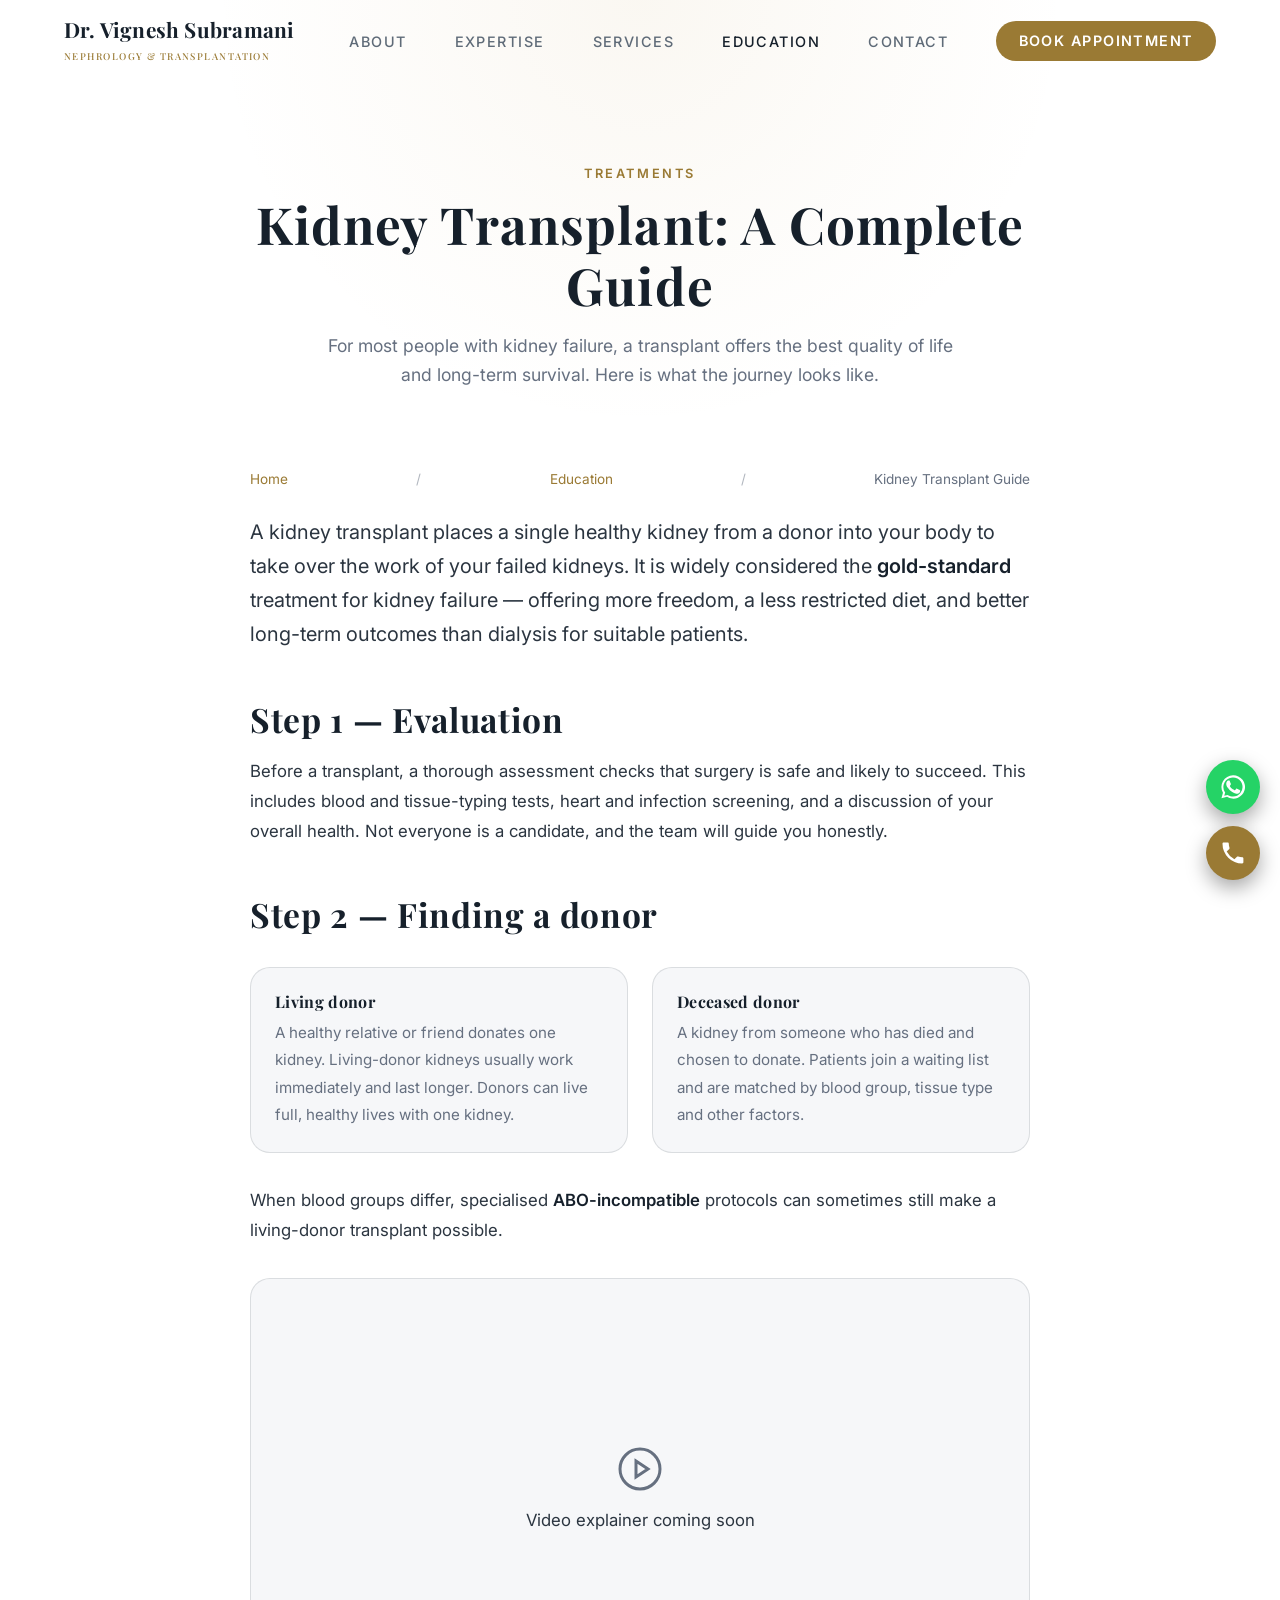
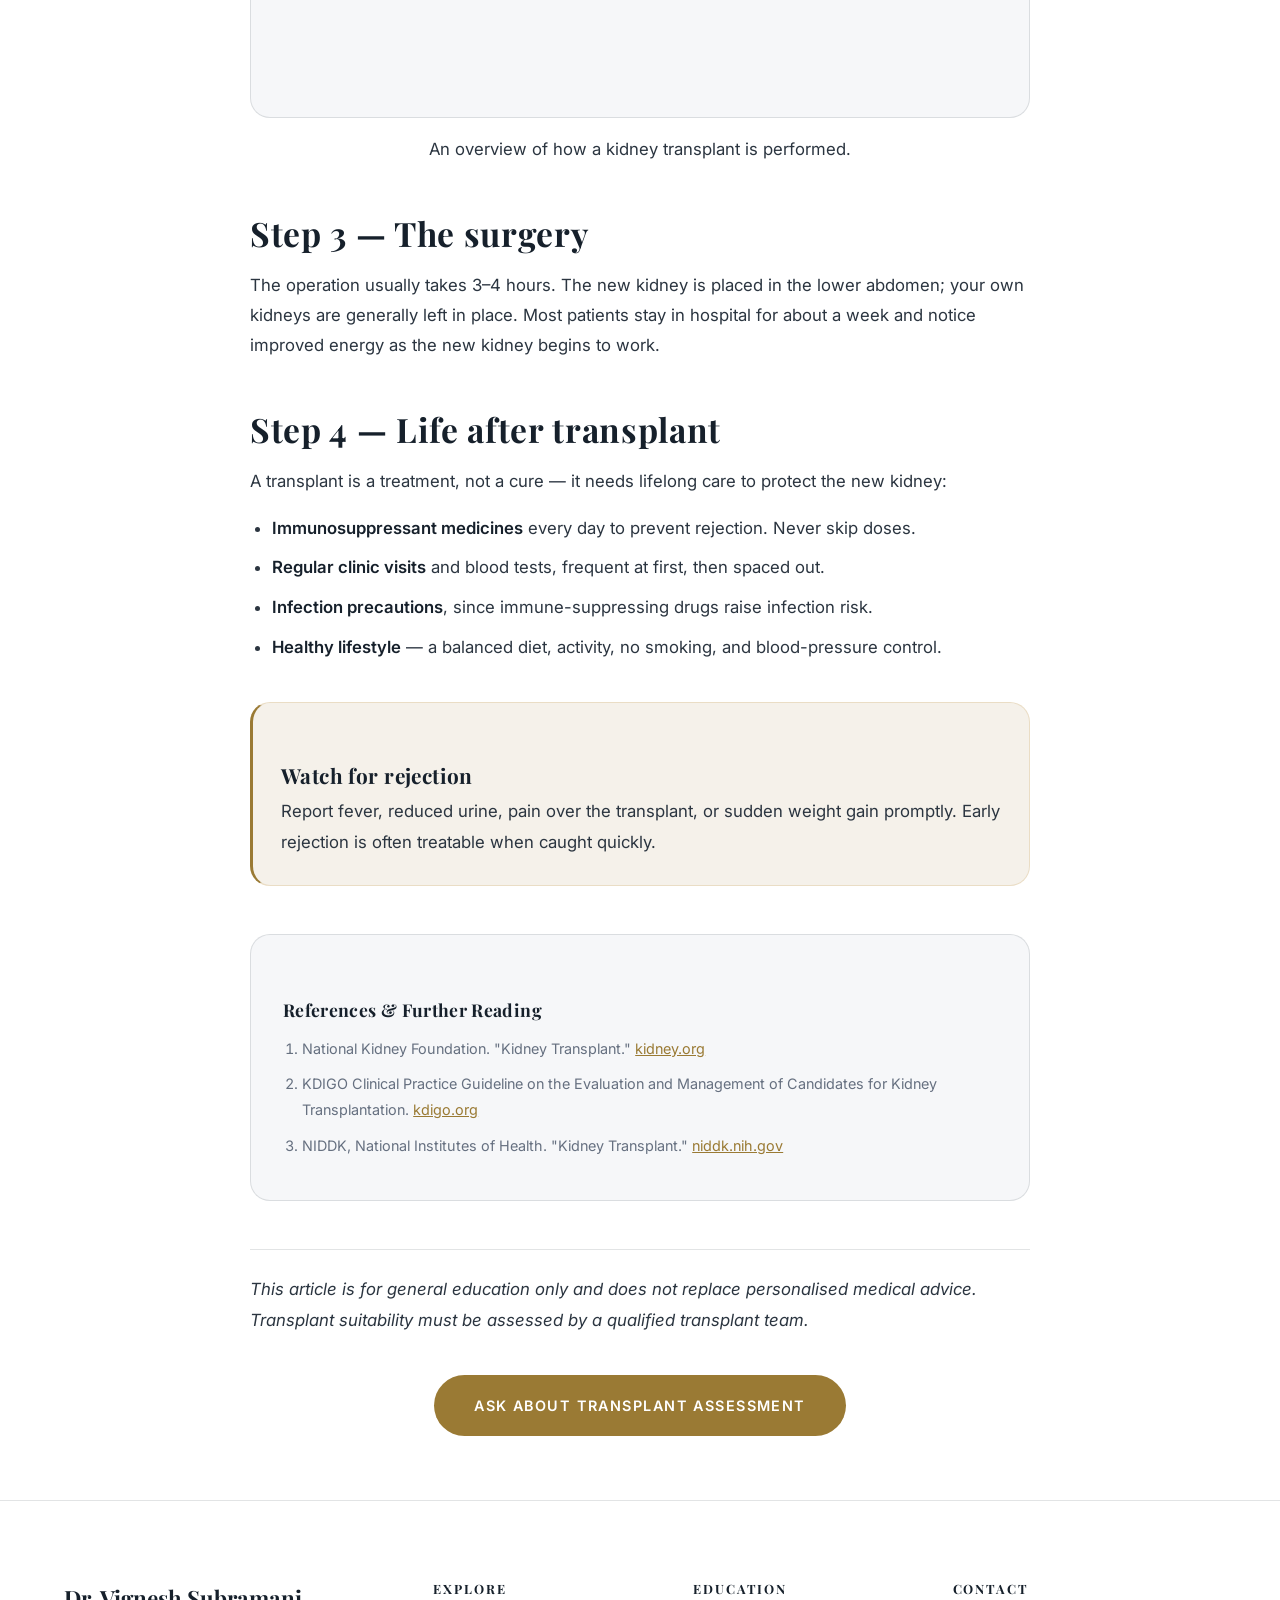
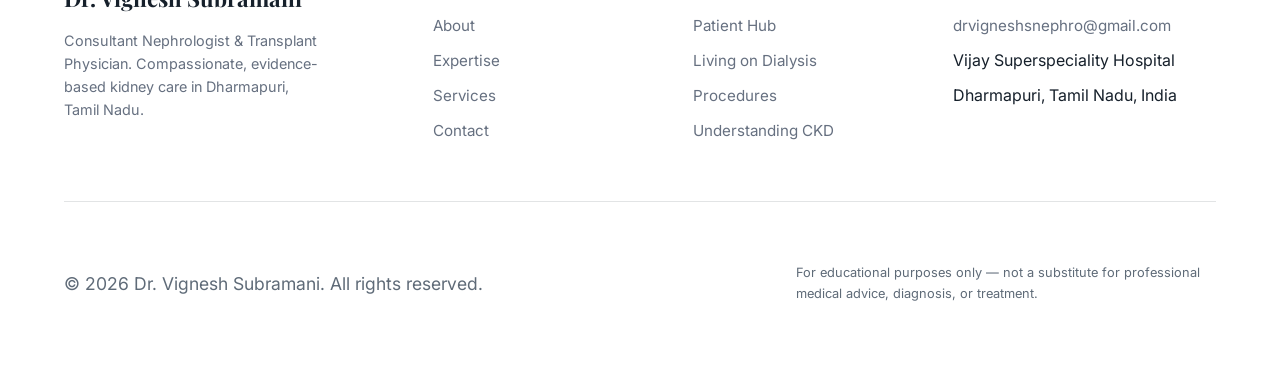
<file: articles/transplant-guide.html>
<!DOCTYPE html>
<html lang="en">

<head>
    <meta charset="UTF-8">
    <meta name="viewport" content="width=device-width, initial-scale=1.0">
    <title>Kidney Transplant: A Complete Guide | Dr. Vignesh Subramani</title>
    <meta name="description"
        content="Everything patients need to know about kidney transplantation: evaluation, living vs deceased donors, the surgery, recovery, and lifelong care.">
    <link rel="canonical" href="https://nephrofoundation.com/articles/transplant-guide.html">
    <link rel="icon" href="../nephro-logo.ico" type="image/x-icon">
    <link rel="preconnect" href="https://fonts.googleapis.com">
    <link rel="preconnect" href="https://fonts.gstatic.com" crossorigin>
    <link
        href="https://fonts.googleapis.com/css2?family=Inter:wght@400;500;600;700&family=Playfair+Display:wght@500;600;700&display=swap"
        rel="stylesheet">
    <link rel="stylesheet" href="../css/style.css">
    <script type="application/ld+json">
    {
      "@context": "https://schema.org",
      "@type": "MedicalWebPage",
      "name": "Kidney Transplant: A Complete Guide",
      "about": "Kidney transplantation",
      "author": { "@type": "Physician", "name": "Dr. Vignesh Subramani", "medicalSpecialty": "Nephrology" }
    }
    </script>
</head>

<body>
    <header id="header">
        <nav class="container" aria-label="Main navigation">
            <a href="../Index.html" class="logo">
                Dr. Vignesh Subramani
                <span>Nephrology &amp; Transplantation</span>
            </a>
            <button class="mobile-toggle" aria-label="Toggle menu" aria-expanded="false">
                <svg viewBox="0 0 24 24" width="28" height="28" stroke="currentColor" stroke-width="2" fill="none"><path d="M3 12h18M3 6h18M3 18h18"/></svg>
            </button>
            <ul class="nav-links">
                <li><a href="../Index.html#about">About</a></li>
                <li><a href="../Index.html#expertise">Expertise</a></li>
                <li><a href="../Index.html#services">Services</a></li>
                <li><a href="../education.html" class="active">Education</a></li>
                <li><a href="../Index.html#contact">Contact</a></li>
                <li><a href="../Index.html#contact" class="btn-nav">Book Appointment</a></li>
            </ul>
        </nav>
    </header>

    <main>
        <section class="article-hero">
            <div class="container">
                <span class="eyebrow">Treatments</span>
                <h1>Kidney Transplant: A Complete Guide</h1>
                <p style="max-width:640px;margin:0 auto;color:var(--text-muted)">For most people with kidney failure, a
                    transplant offers the best quality of life and long-term survival. Here is what the journey looks
                    like.</p>
            </div>
        </section>

        <div class="container">
            <article class="content-wrapper">
                <nav class="breadcrumbs" aria-label="Breadcrumb">
                    <a href="../Index.html">Home</a><span>/</span><a href="../education.html">Education</a><span>/</span>Kidney Transplant Guide
                </nav>

                <p class="lead">A kidney transplant places a single healthy kidney from a donor into your body to take
                    over the work of your failed kidneys. It is widely considered the <strong>gold-standard</strong>
                    treatment for kidney failure &mdash; offering more freedom, a less restricted diet, and better
                    long-term outcomes than dialysis for suitable patients.</p>

                <h2>Step 1 &mdash; Evaluation</h2>
                <p>Before a transplant, a thorough assessment checks that surgery is safe and likely to succeed. This
                    includes blood and tissue-typing tests, heart and infection screening, and a discussion of your
                    overall health. Not everyone is a candidate, and the team will guide you honestly.</p>

                <h2>Step 2 &mdash; Finding a donor</h2>
                <div class="info-grid">
                    <div class="faq-box">
                        <h4>Living donor</h4>
                        <p>A healthy relative or friend donates one kidney. Living-donor kidneys usually work
                            immediately and last longer. Donors can live full, healthy lives with one kidney.</p>
                    </div>
                    <div class="faq-box">
                        <h4>Deceased donor</h4>
                        <p>A kidney from someone who has died and chosen to donate. Patients join a waiting list and are
                            matched by blood group, tissue type and other factors.</p>
                    </div>
                </div>
                <p>When blood groups differ, specialised <strong>ABO-incompatible</strong> protocols can sometimes still
                    make a living-donor transplant possible.</p>

                <div class="video-embed">
                    <!-- To add a video, replace this placeholder with:
                         <iframe src="https://www.youtube-nocookie.com/embed/VIDEO_ID" title="Kidney transplant surgery explained" allowfullscreen loading="lazy"></iframe> -->
                    <div style="position:absolute;inset:0;display:flex;flex-direction:column;align-items:center;justify-content:center;color:var(--text-muted);text-align:center;padding:1rem;">
                        <svg viewBox="0 0 24 24" width="48" height="48" fill="none" stroke="currentColor" stroke-width="1.5"><circle cx="12" cy="12" r="10"/><path d="M10 8l6 4-6 4z"/></svg>
                        <p style="margin-top:0.75rem;">Video explainer coming soon</p>
                    </div>
                </div>
                <p class="video-caption">An overview of how a kidney transplant is performed.</p>

                <h2>Step 3 &mdash; The surgery</h2>
                <p>The operation usually takes 3&ndash;4 hours. The new kidney is placed in the lower abdomen; your own
                    kidneys are generally left in place. Most patients stay in hospital for about a week and notice
                    improved energy as the new kidney begins to work.</p>

                <h2>Step 4 &mdash; Life after transplant</h2>
                <p>A transplant is a treatment, not a cure &mdash; it needs lifelong care to protect the new kidney:</p>
                <ul>
                    <li><strong>Immunosuppressant medicines</strong> every day to prevent rejection. Never skip doses.</li>
                    <li><strong>Regular clinic visits</strong> and blood tests, frequent at first, then spaced out.</li>
                    <li><strong>Infection precautions</strong>, since immune-suppressing drugs raise infection risk.</li>
                    <li><strong>Healthy lifestyle</strong> &mdash; a balanced diet, activity, no smoking, and blood-pressure
                        control.</li>
                </ul>

                <div class="callout">
                    <h3>Watch for rejection</h3>
                    <p>Report fever, reduced urine, pain over the transplant, or sudden weight gain promptly. Early
                        rejection is often treatable when caught quickly.</p>
                </div>

                <div class="references">
                    <h3>References &amp; Further Reading</h3>
                    <ol>
                        <li>National Kidney Foundation. "Kidney Transplant." <a href="https://www.kidney.org/atoz/content/kidney-transplant" target="_blank" rel="noopener noreferrer">kidney.org</a></li>
                        <li>KDIGO Clinical Practice Guideline on the Evaluation and Management of Candidates for Kidney Transplantation. <a href="https://kdigo.org/guidelines/transplant-candidate/" target="_blank" rel="noopener noreferrer">kdigo.org</a></li>
                        <li>NIDDK, National Institutes of Health. "Kidney Transplant." <a href="https://www.niddk.nih.gov/health-information/kidney-disease/kidney-failure/kidney-transplant" target="_blank" rel="noopener noreferrer">niddk.nih.gov</a></li>
                    </ol>
                </div>

                <p class="medical-disclaimer">This article is for general education only and does not replace personalised
                    medical advice. Transplant suitability must be assessed by a qualified transplant team.</p>

                <div style="text-align:center;margin-top:2.5rem;">
                    <a href="../Index.html#contact" class="btn btn-primary">Ask About Transplant Assessment</a>
                </div>
            </article>
        </div>
    </main>

    <footer>
        <div class="container">
            <div class="footer-grid">
                <div class="footer-brand">
                    <span class="brand-name">Dr. Vignesh Subramani</span>
                    <p>Consultant Nephrologist &amp; Transplant Physician. Compassionate, evidence-based kidney care in Dharmapuri, Tamil Nadu.</p>
                </div>
                <div class="footer-col">
                    <h4>Explore</h4>
                    <ul>
                        <li><a href="../Index.html#about">About</a></li>
                        <li><a href="../Index.html#expertise">Expertise</a></li>
                        <li><a href="../Index.html#services">Services</a></li>
                        <li><a href="../Index.html#contact">Contact</a></li>
                    </ul>
                </div>
                <div class="footer-col">
                    <h4>Education</h4>
                    <ul>
                        <li><a href="../education.html">Patient Hub</a></li>
                        <li><a href="dialysis-life.html">Living on Dialysis</a></li>
                        <li><a href="procedures.html">Procedures</a></li>
                        <li><a href="ckd-guide.html">Understanding CKD</a></li>
                    </ul>
                </div>
                <div class="footer-col">
                    <h4>Contact</h4>
                    <ul>
                        <li><a href="mailto:drvigneshsnephro@gmail.com">drvigneshsnephro@gmail.com</a></li>
                        <li>Vijay Superspeciality Hospital</li>
                        <li>Dharmapuri, Tamil Nadu, India</li>
                    </ul>
                </div>
            </div>
            <div class="footer-bottom">
                <p>&copy; <span data-year>2026</span> Dr. Vignesh Subramani. All rights reserved.</p>
                <p style="color: var(--secondary); font-size: 0.8rem; max-width: 420px;">For educational purposes only &mdash; not a substitute for professional medical advice, diagnosis, or treatment.</p>
            </div>
        </div>
    </footer>

    <script src="../js/main.js" defer></script>
</body>

</html>
</file>
<file: css/style.css>
:root {
    /* Clean Professional Light Palette */
    --bg-deep: #ffffff;
    --bg-surface: #f6f7f9;
    --bg-surface-alt: #eef1f5;

    --primary: #16202b;
    --secondary: #5f6b78;

    /* Prose / content text (used across article + education pages) */
    --text-main: #2b3540;
    --text-muted: #667080;

    --accent: #9a7a34; /* Deep champagne gold - readable on white */
    --accent-hover: #b3903f;
    --accent-soft: rgba(154, 122, 52, 0.10);

    --glass: rgba(16, 32, 43, 0.03);
    --glass-border: rgba(16, 32, 43, 0.12);
    --glass-blur: blur(12px);

    /* Layout & Motion */
    --radius-sm: 8px;
    --radius-md: 20px;
    --radius-lg: 32px;
    --radius-full: 100px;
    
    --shadow-premium: 0 18px 40px rgba(16, 32, 43, 0.10);
    --transition: all 0.5s cubic-bezier(0.23, 1, 0.32, 1);
}

*, *::before, *::after {
    box-sizing: border-box;
}

html {
    scroll-behavior: smooth;
    background-color: var(--bg-deep);
}

body {
    font-family: 'Inter', -apple-system, BlinkMacSystemFont, sans-serif;
    background-color: var(--bg-deep);
    color: var(--primary);
    line-height: 1.6;
    margin: 0;
    -webkit-font-smoothing: antialiased;
    overflow-x: hidden;
}

h1, h2, h3, h4 {
    font-family: 'Playfair Display', serif;
    font-weight: 700;
    line-height: 1.2;
    margin: 0;
    letter-spacing: 0.02em; /* Added breadth */
}

p {
    color: var(--secondary);
    font-weight: 400;
    font-size: 1.1rem;
}

.container {
    max-width: 1300px;
    margin: 0 auto;
    padding: 0 5%; /* Using percentage for better fluid scaling */
}

/* --- Header & Navigation --- */
header {
    position: fixed;
    top: 0;
    left: 0;
    width: 100%;
    z-index: 1000;
    padding: 1.2rem 0; /* Reduced padding */
    transition: var(--transition);
}

header.scrolled {
    background: rgba(255, 255, 255, 0.85);
    backdrop-filter: var(--glass-blur);
    padding: 1rem 0;
    border-bottom: 1px solid var(--glass-border);
}

nav {
    display: flex;
    align-items: center;
    justify-content: space-between;
}

.logo {
    font-family: 'Playfair Display', serif;
    font-size: clamp(1.1rem, 2vw, 1.3rem);
    font-weight: 700;
    text-decoration: none;
    color: var(--primary);
    display: block;
    letter-spacing: 0.01em;
    line-height: 1;
}

.logo span {
    display: block;
    font-size: 0.6rem;
    text-transform: uppercase;
    letter-spacing: 0.15em;
    color: var(--accent);
    font-weight: 500;
    margin-top: 10px; /* Explicit spacing to prevent overlap */
    line-height: 1.4;
}

.nav-links {
    display: flex;
    gap: 3rem;
    list-style: none;
    margin: 0;
    padding: 0;
}

.nav-links a {
    text-decoration: none;
    color: var(--secondary);
    font-size: 0.9rem;
    font-weight: 500;
    text-transform: uppercase;
    letter-spacing: 0.1em;
    transition: var(--transition);
}

.nav-links a:hover,
.nav-links a.active {
    color: var(--primary);
}

/* --- Hero Section --- */
.hero {
    min-height: 100vh;
    display: flex;
    align-items: center;
    position: relative;
    padding-top: 120px; /* Increased padding to prevent overlap */
    padding-bottom: 60px;
    overflow: hidden;
}

.hero-bg {
    position: absolute;
    top: 0;
    left: 0;
    width: 100%;
    height: 100%;
    z-index: -1;
    background: radial-gradient(circle at 70% 30%, rgba(197, 160, 89, 0.05) 0%, transparent 50%);
}

.hero-grid {
    display: grid;
    grid-template-columns: 1fr 1fr;
    gap: 4rem;
    align-items: center;
}

.hero-content h1 {
    font-size: clamp(1.8rem, 8vw, 3.2rem); /* More conservative for mobile */
    margin-bottom: 1.5rem;
    line-height: 1.1;
}

.hero-content p {
    font-size: 1.25rem;
    max-width: 500px;
    margin-bottom: 3rem;
}

.cta-group {
    display: flex;
    gap: 1.5rem;
}

.btn {
    padding: 1.2rem 2.5rem;
    border-radius: var(--radius-full);
    text-decoration: none;
    font-weight: 600;
    font-size: 0.9rem;
    text-transform: uppercase;
    letter-spacing: 0.1em;
    transition: var(--transition);
    display: inline-flex;
    align-items: center;
    gap: 10px;
}

.btn-primary {
    background: var(--accent);
    color: var(--bg-deep);
}

.btn-primary:hover {
    background: var(--accent-hover);
    transform: translateY(-5px);
    box-shadow: 0 10px 20px rgba(197, 160, 89, 0.2);
}

.btn-outline {
    border: 1px solid var(--glass-border);
    color: var(--primary);
    backdrop-filter: var(--glass-blur);
}

.btn-outline:hover {
    background: var(--primary);
    color: var(--bg-deep);
    transform: translateY(-5px);
}

.hero-image {
    position: relative;
    width: 100%;
    height: 600px;
    border-radius: var(--radius-lg);
    overflow: hidden;
    box-shadow: var(--shadow-premium);
}

.hero-image img {
    width: 100%;
    height: 100%;
    object-fit: cover;
    transition: transform 10s ease;
}

.hero-image:hover img {
    transform: scale(1.1);
}

/* --- Bento Grid Section --- */
.section {
    padding: 10rem 0;
}

.section-title {
    text-align: center;
    margin-bottom: 6rem;
}

.section-title h2 {
    font-size: clamp(2rem, 5vw, 3rem); /* Scaled down */
    margin-bottom: 1rem;
}

.section-title span {
    color: var(--accent);
    text-transform: uppercase;
    letter-spacing: 0.3em;
    font-size: 0.8rem;
    font-weight: 600;
}

.bento-grid {
    display: grid;
    grid-template-columns: repeat(4, 1fr);
    grid-template-rows: repeat(2, minmax(250px, auto));
    gap: 1.5rem;
}

.bento-item {
    background: var(--bg-surface);
    border: 1px solid var(--glass-border);
    border-radius: var(--radius-md);
    padding: 2.5rem;
    display: flex;
    flex-direction: column;
    justify-content: flex-end;
    transition: var(--transition);
    position: relative;
    overflow: hidden;
}

.bento-item:hover {
    background: var(--bg-surface-alt);
    border-color: var(--accent);
    transform: translateY(-10px);
}

.bento-item h3 {
    font-size: 1.8rem;
    margin-bottom: 0.8rem;
    z-index: 1;
}

.bento-item p {
    font-size: 0.95rem;
    margin: 0;
    z-index: 1;
}

.bento-item i {
    font-size: 2.5rem;
    color: var(--accent);
    position: absolute;
    top: 2.5rem;
    right: 2.5rem;
    opacity: 0.5;
}

.bento-1 { grid-column: span 2; grid-row: span 2; }
.bento-2 { grid-column: span 2; }
.bento-3 { grid-column: span 1; }
.bento-4 { grid-column: span 1; }

/* --- About Section --- */
.about-split {
    display: grid;
    grid-template-columns: 1fr 1.2fr;
    gap: 6rem;
    align-items: center;
}

.about-content h2 {
    font-size: clamp(2rem, 4vw, 2.8rem); /* Scaled down */
    margin-bottom: 2rem;
}

.about-content p {
    margin-bottom: 1.5rem;
}

.stat-grid {
    display: grid;
    grid-template-columns: repeat(3, 1fr);
    gap: 2rem;
    margin-top: 4rem;
}

.stat-card h4 {
    font-size: clamp(2rem, 3vw, 2.5rem); /* Scaled down */
    color: var(--accent);
    margin-bottom: 0.5rem;
}

.stat-card p {
    font-size: 0.8rem;
    text-transform: uppercase;
    letter-spacing: 0.1em;
}

/* --- Services Grid --- */
.services-grid {
    display: grid;
    grid-template-columns: repeat(auto-fit, minmax(350px, 1fr));
    gap: 2rem;
}

.service-card {
    background: var(--bg-surface);
    border: 1px solid var(--glass-border);
    padding: 3.5rem;
    border-radius: var(--radius-md);
    transition: var(--transition);
}

.service-card:hover {
    border-color: var(--accent);
    background: var(--bg-surface-alt);
}

.service-card h3 {
    font-size: 2rem;
    margin-bottom: 1.5rem;
}

.service-card ul {
    list-style: none;
    padding: 0;
    margin: 2rem 0 0;
}

.service-card li {
    padding: 10px 0;
    border-bottom: 1px solid var(--glass-border);
    font-size: 0.9rem;
    color: var(--secondary);
    display: flex;
    justify-content: space-between;
}

.service-card li::after {
    content: '→';
    color: var(--accent);
}

/* --- Contact Section --- */
.contact-wrapper {
    background: var(--bg-surface);
    border-radius: var(--radius-lg);
    padding: 5rem;
    border: 1px solid var(--glass-border);
    display: grid;
    grid-template-columns: 1fr 1.5fr;
    gap: 5rem;
}

.contact-info h2 {
    font-size: 3rem;
    margin-bottom: 1.5rem;
}

.contact-form {
    display: grid;
    grid-template-columns: 1fr 1fr;
    gap: 1.5rem;
}

.form-group {
    display: flex;
    flex-direction: column;
    gap: 10px;
}

.form-group.full {
    grid-column: span 2;
}

.form-group label {
    font-size: 0.8rem;
    text-transform: uppercase;
    letter-spacing: 0.1em;
    color: var(--secondary);
}

input, textarea {
    background: var(--glass);
    border: 1px solid var(--glass-border);
    border-radius: var(--radius-sm);
    padding: 1rem;
    color: var(--primary);
    font-family: inherit;
    transition: var(--transition);
}

input:focus, textarea:focus {
    outline: none;
    border-color: var(--accent);
    background: rgba(16, 32, 43, 0.05);
}

/* --- Footer --- */
footer {
    padding: 5rem 0 3rem;
    border-top: 1px solid var(--glass-border);
}

.footer-bottom {
    display: flex;
    justify-content: space-between;
    align-items: center;
    color: var(--secondary);
    font-size: 0.8rem;
    margin-top: 3rem;
}

/* --- Reveal Animations --- */
.reveal {
    opacity: 0;
    transform: translateY(30px);
    transition: opacity 1s cubic-bezier(0.23, 1, 0.32, 1), transform 1s cubic-bezier(0.23, 1, 0.32, 1);
}

.reveal.active {
    opacity: 1;
    transform: translateY(0);
}

/* --- Responsive --- */
@media (max-width: 1024px) {
    .hero {
        padding-top: 160px; /* Even more padding on smaller screens */
    }
    .hero-grid { 
        grid-template-columns: 1fr; 
        text-align: center; 
        gap: 2rem;
    }
    .hero-content h1 { 
        font-size: clamp(1.8rem, 8vw, 2.8rem); 
    }
    .hero-content p { margin: 0 auto 3rem; }
    .cta-group { justify-content: center; }
    
    .bento-grid { 
        grid-template-columns: repeat(2, 1fr); 
        grid-template-rows: auto; 
    }
    .bento-1 { grid-column: span 2; min-height: 300px; }
    .about-split { grid-template-columns: 1fr; }
    .contact-wrapper { grid-template-columns: 1fr; }
}

@media (max-width: 768px) {
    header {
        padding: 1rem 0;
    }
    .hero {
        padding-top: 140px;
    }
    .hero-content h1 {
        font-size: 1.8rem;
    }
    .container { padding: 0 20px; }
    .section-title h2 { font-size: 2rem; }
    .bento-grid { grid-template-columns: 1fr; }
    .bento-1, .bento-2 { grid-column: span 1; }
}

/* =====================================================================
   SHARED DESIGN SYSTEM
   Navigation (mobile menu), article + education layouts, prose,
   callouts, tables, video embeds, references, breadcrumbs, footer.
   Added for the full-site overhaul. Homepage rules above are untouched.
   ===================================================================== */

/* --- Brand lockup (alternate markup used on some pages) --- */
.brand {
    font-family: 'Playfair Display', serif;
    text-decoration: none;
    color: var(--primary);
    display: flex;
    flex-direction: column;
    line-height: 1.1;
}
.brand-name { font-size: clamp(1.1rem, 2vw, 1.3rem); font-weight: 700; }
.brand-sub {
    font-size: 0.6rem;
    text-transform: uppercase;
    letter-spacing: 0.15em;
    color: var(--accent);
    font-weight: 500;
    margin-top: 6px;
}

/* --- Header CTA button in nav --- */
.nav-links .btn-nav {
    background: var(--accent);
    color: var(--bg-deep) !important;
    padding: 0.7rem 1.4rem;
    border-radius: var(--radius-full);
    font-weight: 600;
    white-space: nowrap;
}
.nav-links .btn-nav:hover {
    background: var(--accent-hover);
    color: var(--bg-deep) !important;
}

/* --- Mobile hamburger toggle --- */
.mobile-toggle {
    display: none;
    background: none;
    border: none;
    color: var(--primary);
    cursor: pointer;
    padding: 4px;
    z-index: 1100;
}

/* --- Prose / article layouts --- */
.article-hero {
    padding: 160px 0 3rem;
    text-align: center;
    position: relative;
    background: radial-gradient(circle at 50% 0%, rgba(197, 160, 89, 0.08) 0%, transparent 55%);
}
.article-hero h1 {
    font-size: clamp(2rem, 6vw, 3.2rem);
    margin: 0.5rem auto 1rem;
    max-width: 800px;
}
.article-hero .eyebrow {
    color: var(--accent);
    font-weight: 600;
    text-transform: uppercase;
    letter-spacing: 0.2em;
    font-size: 0.8rem;
}

.content-wrapper {
    max-width: 780px;
    margin: 0 auto;
    padding: 2rem 0 4rem;
}
.content-wrapper .lead {
    font-size: 1.25rem;
    color: var(--text-main);
    line-height: 1.7;
    margin-bottom: 2.5rem;
}
.content-wrapper h2 {
    font-size: clamp(1.6rem, 3.5vw, 2.1rem);
    margin: 3rem 0 1rem;
    color: var(--primary);
}
.content-wrapper h3 {
    font-size: 1.3rem;
    margin: 2rem 0 0.75rem;
    color: var(--primary);
}
.content-wrapper p,
.content-wrapper li {
    color: var(--text-main);
    font-size: 1.05rem;
    line-height: 1.8;
}
.content-wrapper ul,
.content-wrapper ol { padding-left: 1.4rem; margin: 1rem 0; }
.content-wrapper li { margin-bottom: 0.6rem; }
.content-wrapper strong { color: var(--primary); font-weight: 600; }
.content-wrapper a { color: var(--accent); }
/* Buttons inside prose must keep their own text colour (beats .content-wrapper a) */
.content-wrapper .btn-primary { color: var(--bg-deep); }
.content-wrapper .btn-outline { color: var(--primary); }

/* --- Data tables (dark theme) --- */
.data-table-wrap { overflow-x: auto; margin: 2rem 0; }
.data-table {
    width: 100%;
    border-collapse: collapse;
    min-width: 480px;
    font-size: 0.98rem;
}
.data-table th,
.data-table td {
    padding: 14px 16px;
    border: 1px solid var(--glass-border);
    text-align: left;
    color: var(--text-main);
}
.data-table thead th {
    background: var(--bg-surface-alt);
    color: var(--primary);
    text-transform: uppercase;
    letter-spacing: 0.05em;
    font-size: 0.82rem;
}
.data-table tbody tr:nth-child(even) { background: rgba(16, 32, 43, 0.02); }

/* --- Callout boxes --- */
.highlight-box,
.callout {
    background: var(--accent-soft);
    border: 1px solid rgba(197, 160, 89, 0.25);
    border-left: 3px solid var(--accent);
    border-radius: var(--radius-md);
    padding: 1.75rem;
    margin: 2.5rem 0;
}
.highlight-box h3,
.callout h3 { margin-bottom: 0.5rem; color: var(--primary); }
.highlight-box p,
.callout p { color: var(--text-main); margin: 0; }
.callout.warning {
    background: rgba(220, 90, 70, 0.08);
    border-color: rgba(220, 90, 70, 0.3);
    border-left-color: #dc5a46;
}

.info-grid {
    display: grid;
    grid-template-columns: repeat(auto-fit, minmax(240px, 1fr));
    gap: 1.5rem;
    margin: 2rem 0;
}
.faq-box {
    background: var(--bg-surface);
    border: 1px solid var(--glass-border);
    border-radius: var(--radius-md);
    padding: 1.5rem;
}
.faq-box h4 { color: var(--primary); margin-bottom: 0.5rem; }
.faq-box p { color: var(--text-muted); font-size: 0.95rem; margin: 0; }

/* --- Procedure blocks --- */
.procedure-block {
    padding: 2.5rem 0;
    border-top: 1px solid var(--glass-border);
}
.procedure-block:first-of-type { border-top: none; }
.procedure-title {
    display: flex;
    align-items: center;
    gap: 1rem;
    font-size: 1.6rem;
    margin-bottom: 1rem;
    color: var(--primary);
}
.procedure-icon {
    flex-shrink: 0;
    width: 48px;
    height: 48px;
    border-radius: 12px;
    background: var(--accent-soft);
    color: var(--accent);
    display: flex;
    align-items: center;
    justify-content: center;
}

/* --- Responsive video embed --- */
.video-embed {
    position: relative;
    width: 100%;
    padding-bottom: 56.25%; /* 16:9 */
    height: 0;
    overflow: hidden;
    border-radius: var(--radius-md);
    border: 1px solid var(--glass-border);
    margin: 2rem 0;
    background: var(--bg-surface);
}
.video-embed iframe {
    position: absolute;
    top: 0; left: 0;
    width: 100%; height: 100%;
    border: 0;
}
.video-caption {
    font-size: 0.85rem;
    color: var(--text-muted);
    text-align: center;
    margin-top: -1rem;
    margin-bottom: 2.5rem;
}

/* --- References / citations --- */
.references {
    margin: 3rem 0 0;
    padding: 2rem;
    background: var(--bg-surface);
    border: 1px solid var(--glass-border);
    border-radius: var(--radius-md);
}
.references h3 { font-size: 1.1rem; margin-bottom: 1rem; color: var(--primary); }
.references ol { padding-left: 1.2rem; margin: 0; }
.references li { color: var(--text-muted); font-size: 0.9rem; margin-bottom: 0.6rem; }
.references a { color: var(--accent); word-break: break-word; }
.medical-disclaimer {
    font-size: 0.85rem;
    color: var(--text-muted);
    font-style: italic;
    border-top: 1px solid var(--glass-border);
    margin-top: 3rem;
    padding-top: 1.5rem;
}

/* --- Breadcrumbs --- */
.breadcrumbs {
    font-size: 0.85rem;
    color: var(--text-muted);
    margin-bottom: 1.5rem;
}
.breadcrumbs a { color: var(--accent); text-decoration: none; }
.breadcrumbs span { margin: 0 0.5rem; opacity: 0.5; }

/* --- Education hub --- */
.edu-hero {
    padding: 160px 0 3rem;
    text-align: center;
    background: radial-gradient(circle at 50% 0%, rgba(197, 160, 89, 0.08) 0%, transparent 55%);
}
.edu-hero h1 { font-size: clamp(2rem, 6vw, 3.2rem); margin-bottom: 1rem; }
.edu-hero p { max-width: 620px; margin: 0 auto; color: var(--text-muted); }

.edu-grid {
    display: grid;
    grid-template-columns: repeat(auto-fill, minmax(300px, 1fr));
    gap: 2rem;
    margin: 3rem 0;
}
.feature-card {
    background: var(--bg-surface);
    border: 1px solid var(--glass-border);
    border-radius: var(--radius-md);
    overflow: hidden;
    display: flex;
    flex-direction: column;
    transition: var(--transition);
}
.feature-card:hover {
    border-color: var(--accent);
    transform: translateY(-8px);
}
.card-thumb {
    height: 180px;
    display: flex;
    align-items: center;
    justify-content: center;
    color: var(--accent);
    background:
        radial-gradient(circle at 30% 30%, rgba(197,160,89,0.18), transparent 60%),
        var(--bg-surface-alt);
}
.card-thumb svg { width: 64px; height: 64px; opacity: 0.9; }
.article-content {
    padding: 1.5rem;
    display: flex;
    flex-direction: column;
    flex-grow: 1;
}
.article-tag {
    color: var(--accent);
    font-weight: 600;
    font-size: 0.75rem;
    text-transform: uppercase;
    letter-spacing: 0.1em;
}
.article-title { margin: 0.5rem 0; font-size: 1.25rem; color: var(--primary); }
.article-excerpt { color: var(--text-muted); font-size: 0.95rem; flex-grow: 1; margin-bottom: 1.25rem; }
.btn-text {
    color: var(--accent);
    text-decoration: none;
    font-weight: 600;
    font-size: 0.9rem;
    align-self: flex-start;
}
.btn-text:hover { color: var(--accent-hover); }

/* Resource link cards */
.resource-grid {
    display: grid;
    grid-template-columns: repeat(auto-fit, minmax(240px, 1fr));
    gap: 1.5rem;
}
.resource-card {
    background: var(--bg-surface);
    border: 1px solid var(--glass-border);
    border-radius: var(--radius-md);
    padding: 1.5rem;
    text-decoration: none;
    display: flex;
    align-items: center;
    gap: 1rem;
    transition: var(--transition);
}
.resource-card:hover { border-color: var(--accent); transform: translateY(-4px); }
.resource-badge {
    flex-shrink: 0;
    width: 50px; height: 50px;
    border-radius: 12px;
    background: var(--accent-soft);
    color: var(--accent);
    display: flex; align-items: center; justify-content: center;
    font-weight: 700; font-size: 0.85rem;
}
.resource-card h4 { color: var(--primary); margin: 0; font-size: 1.05rem; }
.resource-card p { color: var(--text-muted); margin: 0; font-size: 0.85rem; }

/* Section heading for interior pages */
.hub-section { padding: 4rem 0; }
.hub-section > h2 {
    text-align: center;
    font-size: clamp(1.8rem, 4vw, 2.4rem);
    margin-bottom: 0.5rem;
}
.hub-section > .sub {
    text-align: center;
    color: var(--text-muted);
    margin-bottom: 2.5rem;
    max-width: 600px;
    margin-left: auto;
    margin-right: auto;
}

/* --- Rich footer --- */
.footer-grid {
    display: grid;
    grid-template-columns: 1.5fr 1fr 1fr 1.2fr;
    gap: 2.5rem;
    padding-bottom: 3rem;
    border-bottom: 1px solid var(--glass-border);
}
.footer-brand .brand-name { font-size: 1.4rem; color: var(--primary); font-family: 'Playfair Display', serif; }
.footer-brand p { color: var(--text-muted); font-size: 0.9rem; margin-top: 0.75rem; max-width: 260px; }
.footer-col h4 {
    color: var(--primary);
    font-size: 0.8rem;
    text-transform: uppercase;
    letter-spacing: 0.15em;
    margin-bottom: 1rem;
}
.footer-col ul { list-style: none; padding: 0; margin: 0; }
.footer-col li { margin-bottom: 0.6rem; }
.footer-col a {
    color: var(--text-muted);
    text-decoration: none;
    font-size: 0.95rem;
    transition: var(--transition);
}
.footer-col a:hover { color: var(--accent); }

/* --- Interior-page responsive + mobile navigation --- */
@media (max-width: 1100px) and (min-width: 769px) {
    .nav-links { gap: 1.5rem; }
    .nav-links a { font-size: 0.8rem; letter-spacing: 0.06em; }
}

@media (max-width: 900px) {
    .footer-grid { grid-template-columns: 1fr 1fr; gap: 2rem; }
}

@media (max-width: 768px) {
    .mobile-toggle { display: block; }

    .nav-links {
        position: fixed;
        top: 0;
        right: 0;
        height: 100vh;
        width: min(80vw, 320px);
        flex-direction: column;
        justify-content: center;
        align-items: flex-start;
        gap: 2rem;
        padding: 4rem 2.5rem;
        background: rgba(255, 255, 255, 0.98);
        backdrop-filter: var(--glass-blur);
        border-left: 1px solid var(--glass-border);
        transform: translateX(100%);
        transition: transform 0.4s cubic-bezier(0.23, 1, 0.32, 1);
    }
    body.nav-open .nav-links { transform: translateX(0); }
    body.nav-open { overflow: hidden; }

    .nav-links a { font-size: 1rem; }

    .article-hero,
    .edu-hero { padding-top: 130px; }
    .content-wrapper { padding-left: 20px; padding-right: 20px; }
    .footer-grid { grid-template-columns: 1fr; }
}

/* =====================================================================
   CONTACT DETAILS, GOOGLE MAP, FLOATING WHATSAPP/CALL BUTTONS
   ===================================================================== */

/* Contact detail list (phone / email / address / emergency) */
.contact-details { margin-top: 2.5rem; display: grid; gap: 1.5rem; }
.contact-details .label {
    color: var(--accent);
    font-size: 0.75rem;
    text-transform: uppercase;
    letter-spacing: 0.15em;
    margin: 0 0 0.35rem;
}
.contact-details .value { color: var(--primary); margin: 0; font-size: 1.05rem; }
.contact-details a { color: var(--primary); text-decoration: none; }
.contact-details a:hover { color: var(--accent); }
.contact-actions { display: flex; flex-wrap: wrap; gap: 1rem; margin-top: 2rem; }

/* Google Map embed */
.map-embed {
    margin-top: 3rem;
    border-radius: var(--radius-md);
    overflow: hidden;
    border: 1px solid var(--glass-border);
    line-height: 0;
}
.map-embed iframe {
    width: 100%;
    height: 360px;
    border: 0;
    filter: grayscale(0.3) contrast(1.05);
}

/* Floating WhatsApp + Call buttons (injected site-wide by main.js) */
.floating-contact {
    position: fixed;
    right: 20px;
    bottom: 20px;
    z-index: 1200;
    display: flex;
    flex-direction: column;
    gap: 12px;
}
.floating-contact a {
    width: 54px;
    height: 54px;
    border-radius: 50%;
    display: flex;
    align-items: center;
    justify-content: center;
    box-shadow: 0 8px 20px rgba(0, 0, 0, 0.35);
    transition: transform 0.25s ease;
    color: #fff;
}
.floating-contact a:hover { transform: scale(1.08); }
.floating-contact .fc-whatsapp { background: #25D366; }
.floating-contact .fc-call { background: var(--accent); color: var(--bg-deep); }
.floating-contact svg { width: 28px; height: 28px; }

@media (max-width: 768px) {
    .floating-contact a { width: 50px; height: 50px; }
}

/* =====================================================================
   FAQ ACCORDION (homepage) — native <details>/<summary>, no JS needed
   ===================================================================== */
.faq-list {
    max-width: 820px;
    margin: 0 auto;
    display: grid;
    gap: 1rem;
}
.faq-item {
    background: var(--bg-surface);
    border: 1px solid var(--glass-border);
    border-radius: var(--radius-md);
    overflow: hidden;
    transition: var(--transition);
}
.faq-item[open] { border-color: var(--accent); }
.faq-item summary {
    list-style: none;
    cursor: pointer;
    padding: 1.5rem 1.75rem;
    font-family: 'Playfair Display', serif;
    font-size: 1.15rem;
    color: var(--primary);
    display: flex;
    justify-content: space-between;
    align-items: center;
    gap: 1rem;
}
.faq-item summary::-webkit-details-marker { display: none; }
.faq-item summary::after {
    content: '+';
    color: var(--accent);
    font-size: 1.6rem;
    line-height: 1;
    transition: transform 0.3s ease;
}
.faq-item[open] summary::after { transform: rotate(45deg); }
.faq-item .faq-answer {
    padding: 0 1.75rem 1.5rem;
    color: var(--text-main);
    font-size: 1rem;
    line-height: 1.7;
}
.faq-item .faq-answer a { color: var(--accent); }
</file>
